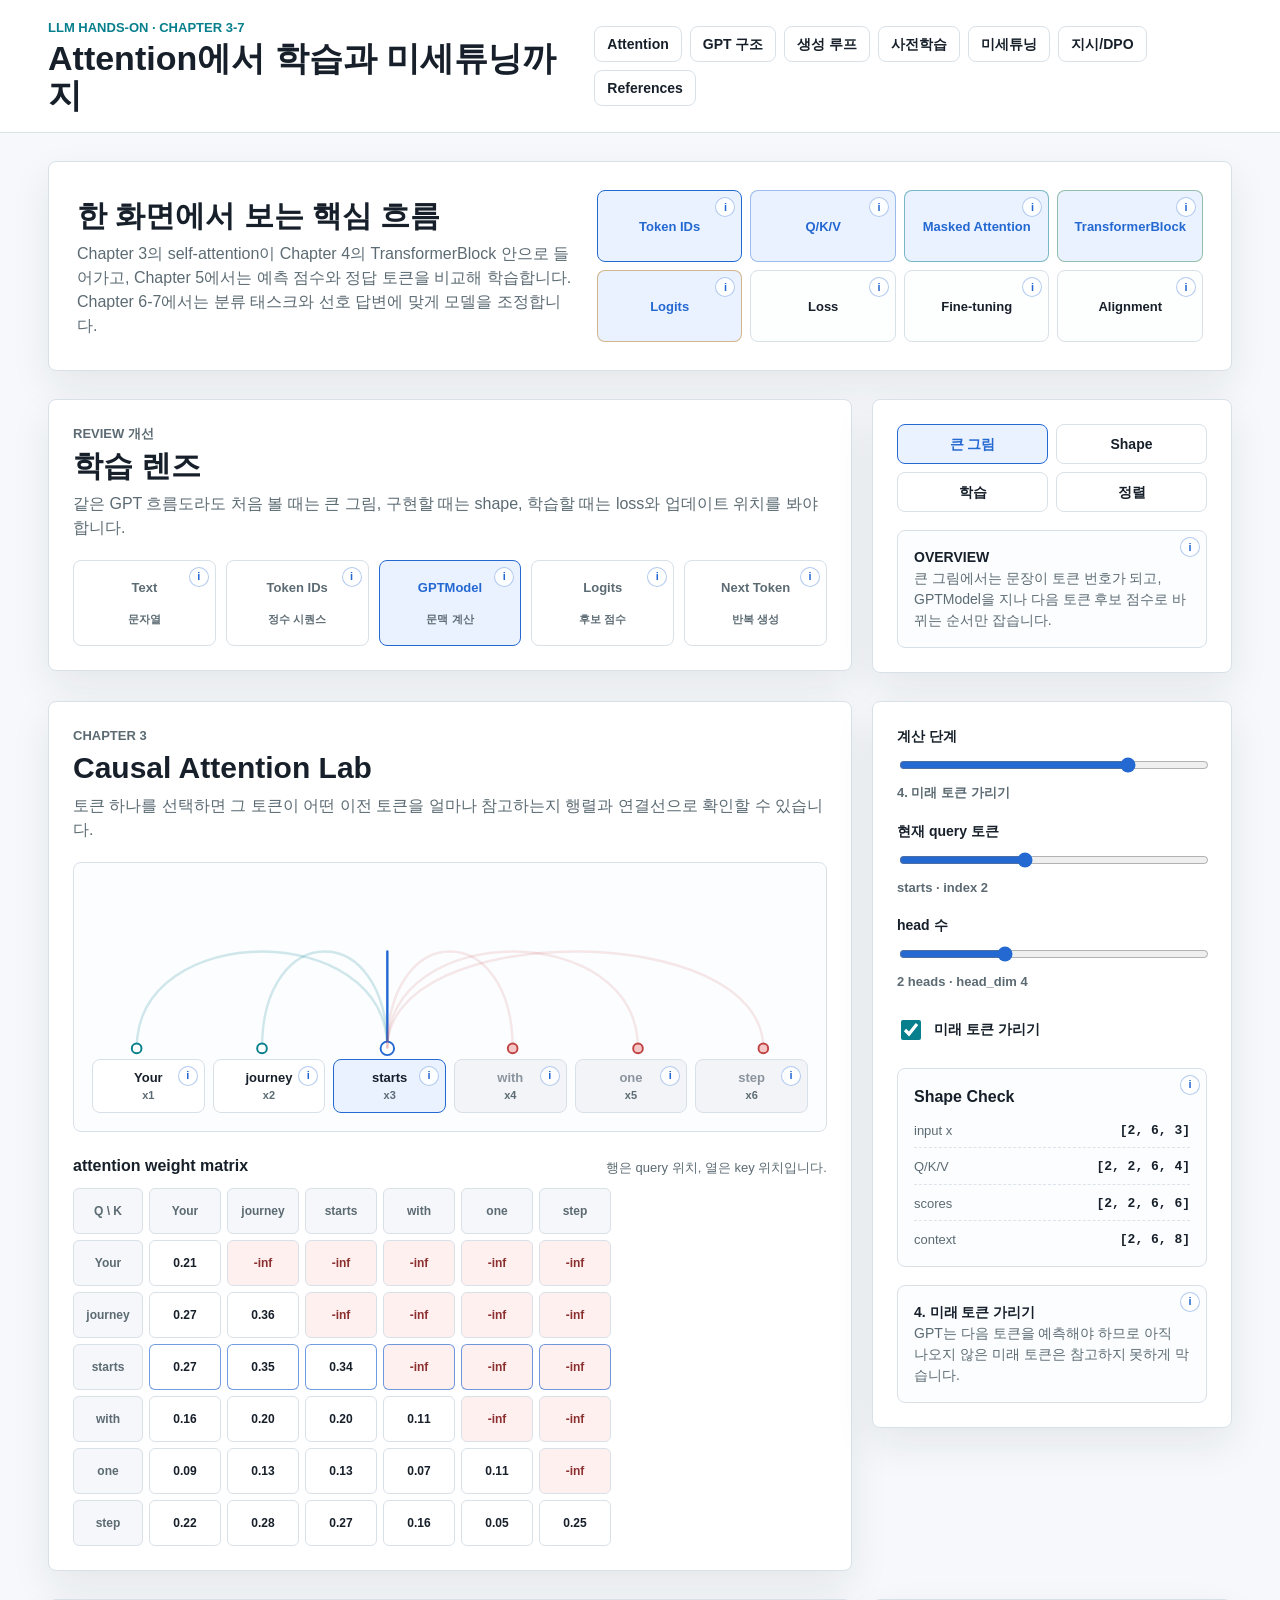
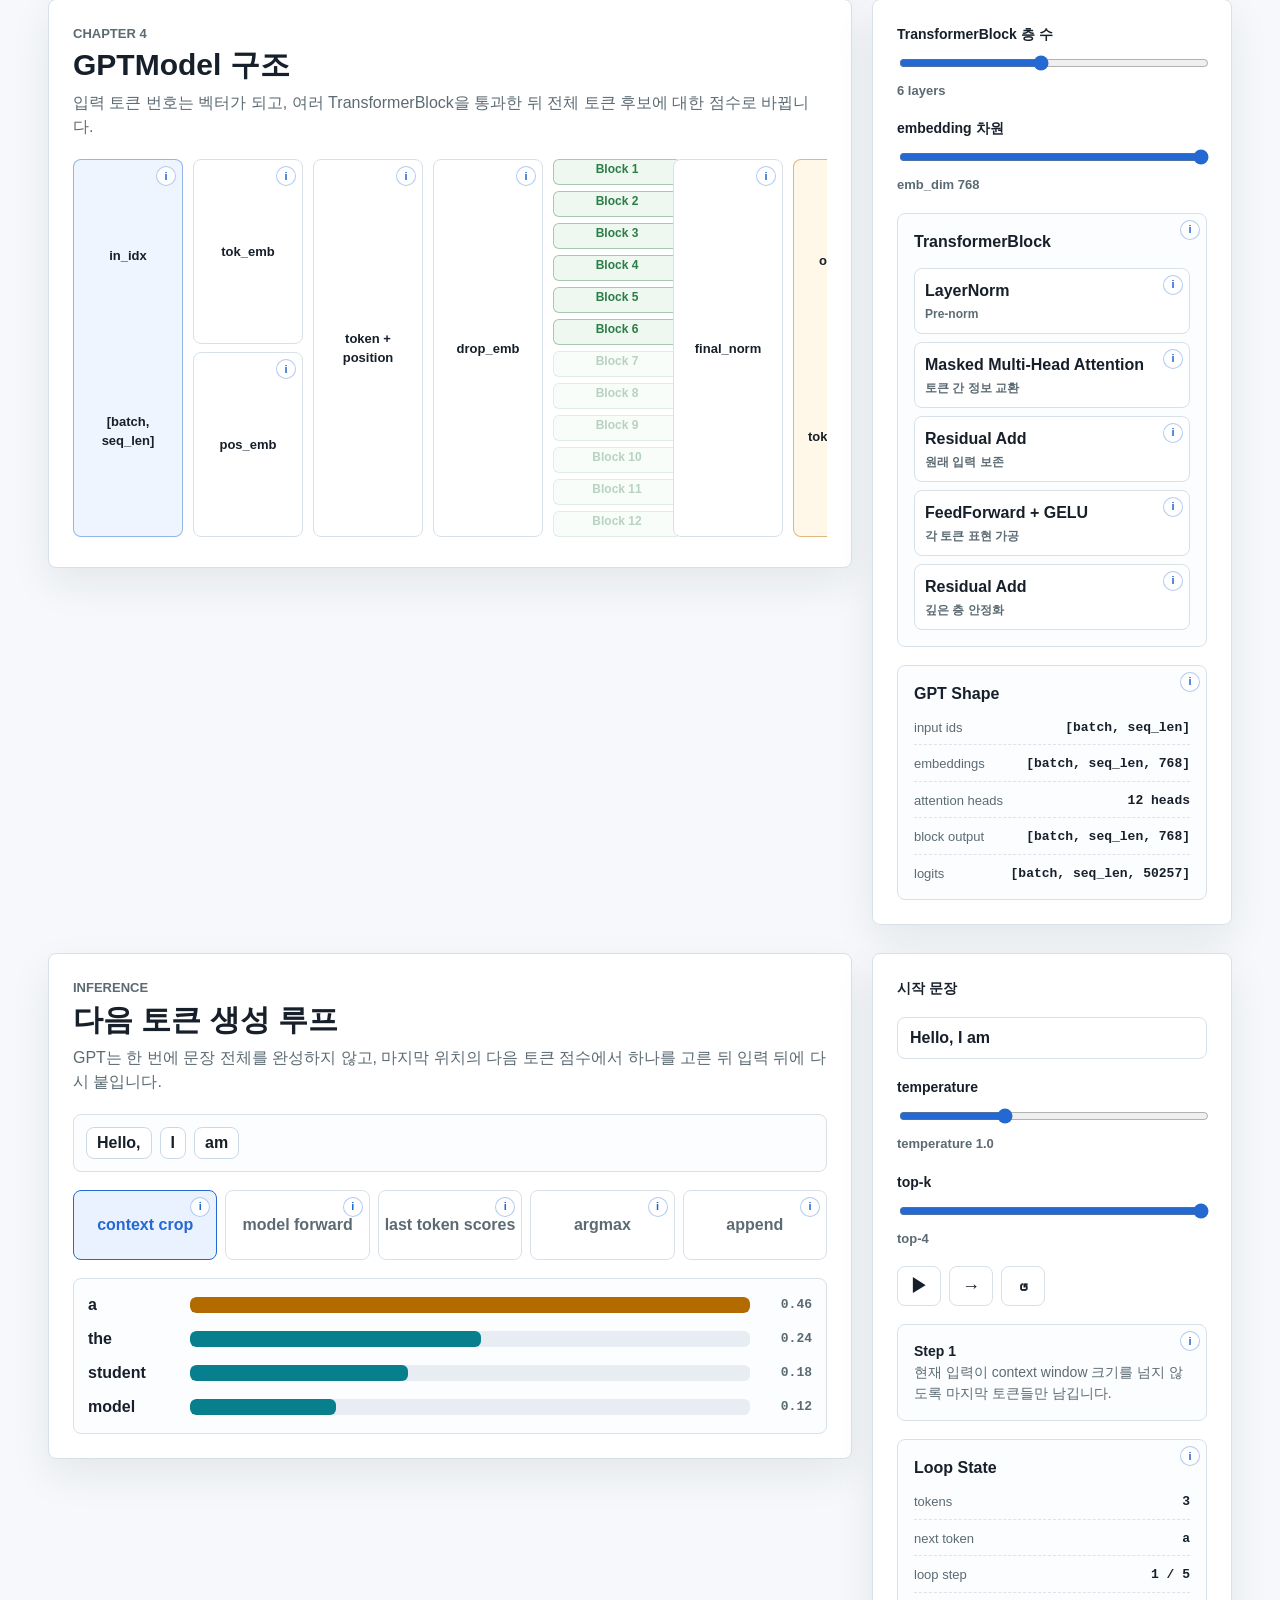
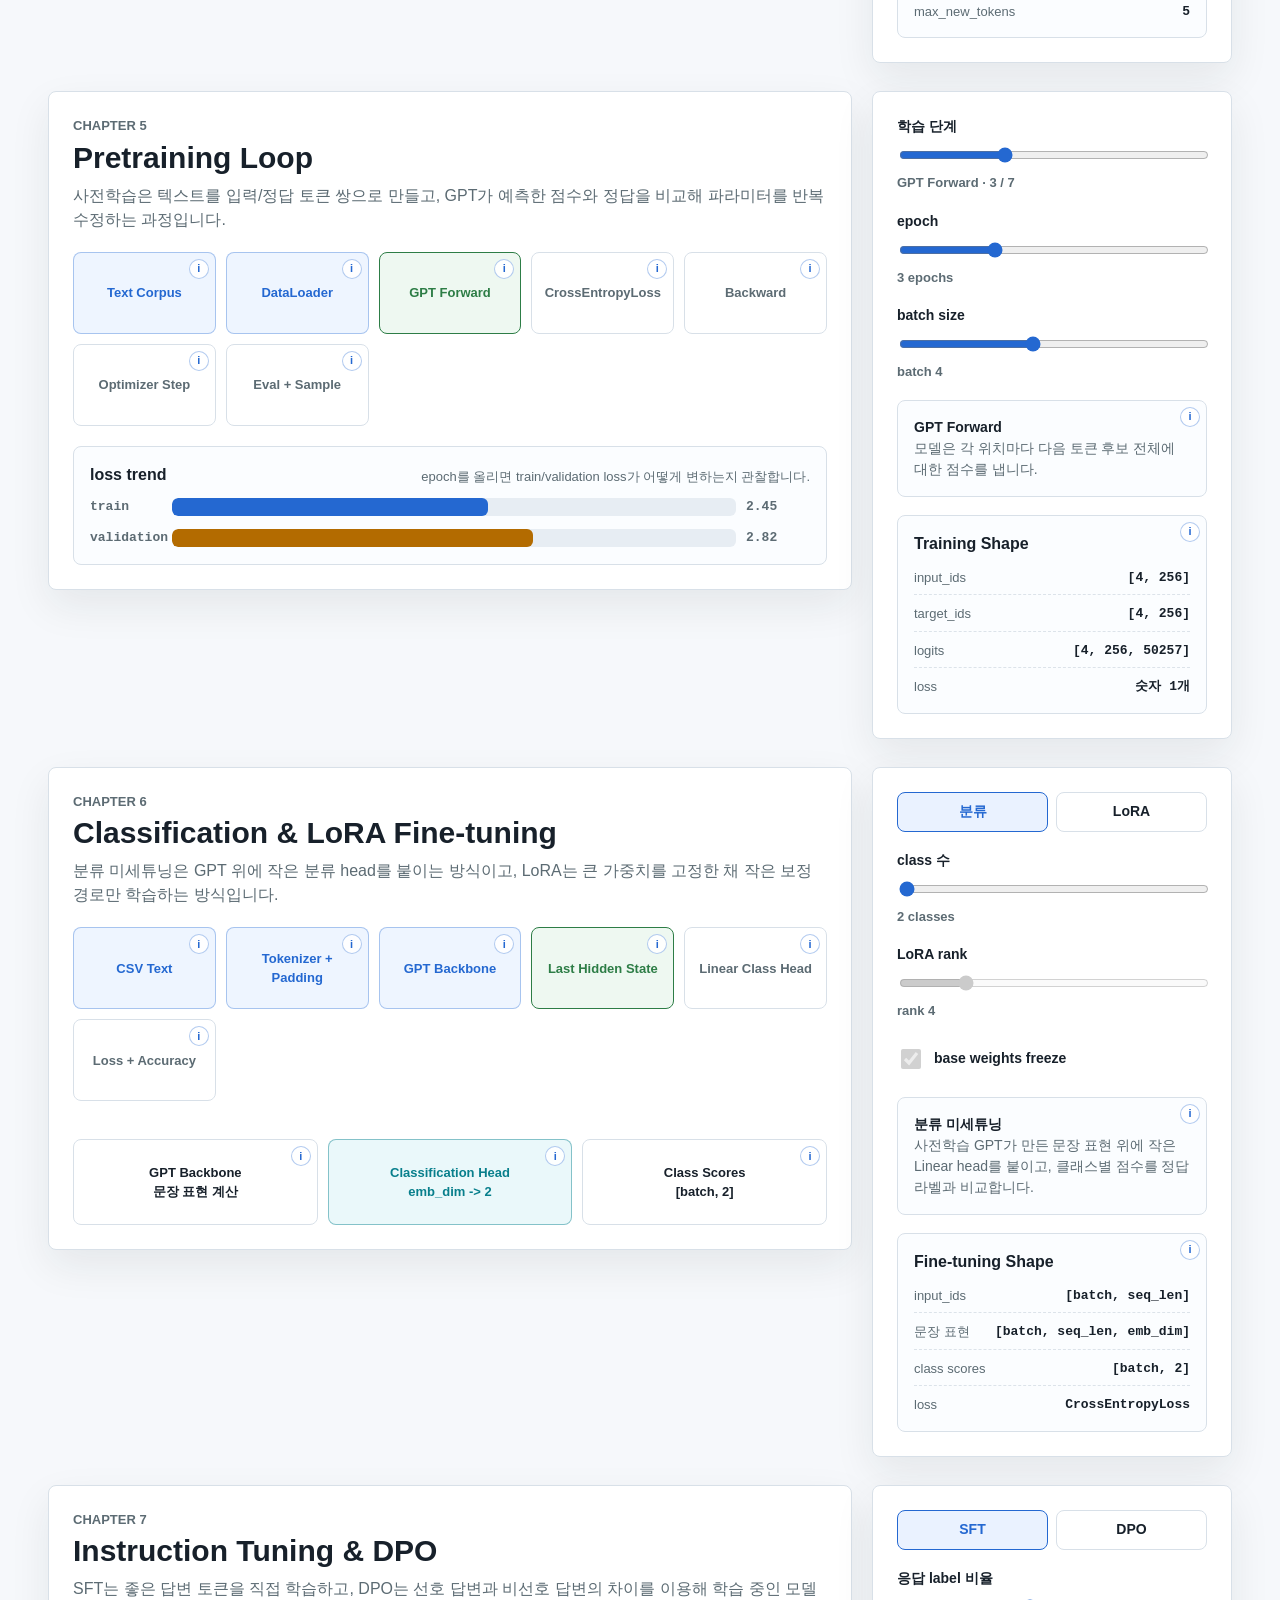
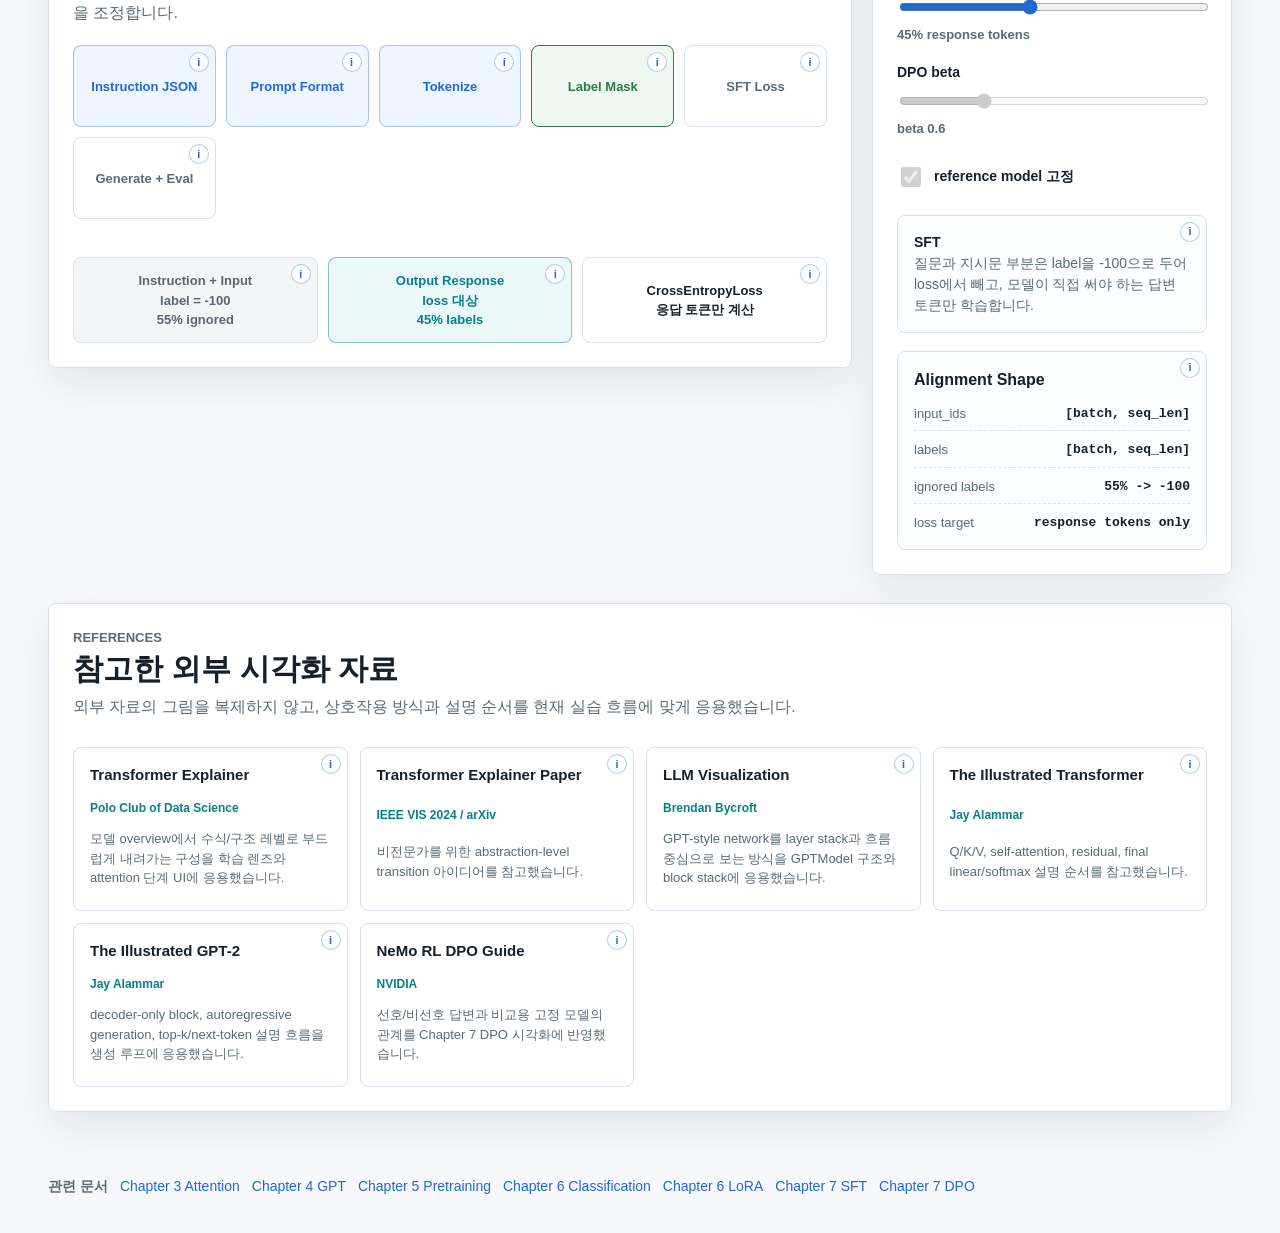
<file: html/index.html>
<!doctype html>
<html lang="ko">
<head>
  <meta charset="utf-8">
  <meta name="viewport" content="width=device-width, initial-scale=1">
  <title>Attention & GPT 구조 시각화</title>
  <link rel="stylesheet" href="styles.css">
</head>
<body>
  <header class="topbar">
    <div>
      <p class="eyebrow">LLM Hands-on · Chapter 3-7</p>
      <h1>Attention에서 학습과 미세튜닝까지</h1>
    </div>
    <nav class="nav-tabs" aria-label="학습 섹션">
      <a href="#attention-lab">Attention</a>
      <a href="#gpt-structure">GPT 구조</a>
      <a href="#generation-loop">생성 루프</a>
      <a href="#pretraining-loop">사전학습</a>
      <a href="#finetuning-lab">미세튜닝</a>
      <a href="#alignment-lab">지시/DPO</a>
      <a href="#references">References</a>
    </nav>
  </header>

  <main>
    <section class="intro-band" aria-labelledby="intro-title">
      <div class="intro-copy">
        <h2 id="intro-title">한 화면에서 보는 핵심 흐름</h2>
        <p>
          Chapter 3의 self-attention이 Chapter 4의 TransformerBlock 안으로 들어가고,
          Chapter 5에서는 예측 점수와 정답 토큰을 비교해 학습합니다. Chapter 6-7에서는 분류 태스크와 선호 답변에 맞게 모델을 조정합니다.
        </p>
      </div>
      <div class="pipeline" aria-label="학습 흐름">
        <span data-pipeline-stage="token">Token IDs</span>
        <span data-pipeline-stage="attention">Q/K/V</span>
        <span data-pipeline-stage="attention">Masked Attention</span>
        <span data-pipeline-stage="model">TransformerBlock</span>
        <span data-pipeline-stage="logits">Logits</span>
        <span data-pipeline-stage="training">Loss</span>
        <span data-pipeline-stage="training">Fine-tuning</span>
        <span data-pipeline-stage="alignment">Alignment</span>
      </div>
    </section>

    <section class="section-grid" aria-labelledby="lens-title">
      <div class="panel">
        <div class="section-heading">
          <p class="eyebrow">Review 개선</p>
          <h2 id="lens-title">학습 렌즈</h2>
          <p>
            같은 GPT 흐름도라도 처음 볼 때는 큰 그림, 구현할 때는 shape, 학습할 때는 loss와 업데이트 위치를 봐야 합니다.
          </p>
        </div>
        <div id="lens-map" class="lens-map" aria-label="추상화 레벨별 학습 지도"></div>
      </div>

      <aside class="control-panel" aria-label="학습 렌즈 조작 패널">
        <div class="mode-buttons lens-buttons" role="group" aria-label="학습 렌즈">
          <button class="mode-button active" type="button" data-lens-mode="overview">큰 그림</button>
          <button class="mode-button" type="button" data-lens-mode="shape">Shape</button>
          <button class="mode-button" type="button" data-lens-mode="training">학습</button>
          <button class="mode-button" type="button" data-lens-mode="alignment">정렬</button>
        </div>
        <div class="concept-note" id="lens-note"></div>
      </aside>
    </section>

    <section id="attention-lab" class="section-grid wide-left" aria-labelledby="attention-title">
      <div class="panel">
        <div class="section-heading">
          <p class="eyebrow">Chapter 3</p>
          <h2 id="attention-title">Causal Attention Lab</h2>
          <p>
            토큰 하나를 선택하면 그 토큰이 어떤 이전 토큰을 얼마나 참고하는지 행렬과 연결선으로 확인할 수 있습니다.
          </p>
        </div>

        <div class="attention-stage" aria-label="Attention 연결 시각화">
          <svg id="attention-lines" viewBox="0 0 780 230" role="img" aria-labelledby="attention-svg-title">
            <title id="attention-svg-title">선택된 토큰의 attention weight 연결선</title>
          </svg>
          <div id="token-row" class="token-row" aria-label="토큰 목록"></div>
        </div>

        <div class="matrix-wrap">
          <div class="matrix-header">
            <h3>attention weight matrix</h3>
            <p id="matrix-caption">행은 query 위치, 열은 key 위치입니다.</p>
          </div>
          <div id="attention-matrix" class="attention-matrix" aria-label="attention matrix"></div>
        </div>
      </div>

      <aside class="control-panel" aria-label="Attention 조작 패널">
        <div class="control-block">
          <label for="step-range">계산 단계</label>
          <input id="step-range" type="range" min="0" max="4" value="3">
          <output id="step-label" for="step-range"></output>
        </div>

        <div class="control-block">
          <label for="token-range">현재 query 토큰</label>
          <input id="token-range" type="range" min="0" max="5" value="2">
          <output id="token-label" for="token-range"></output>
        </div>

        <div class="control-block">
          <label for="head-range">head 수</label>
          <input id="head-range" type="range" min="1" max="4" value="2" step="1">
          <output id="head-label" for="head-range"></output>
        </div>

        <label class="switch-row">
          <input id="mask-toggle" type="checkbox" checked>
          <span>미래 토큰 가리기</span>
        </label>

        <div class="shape-box" aria-live="polite">
          <h3>Shape Check</h3>
          <dl id="shape-list"></dl>
        </div>

        <div class="concept-note" id="attention-note"></div>
      </aside>
    </section>

    <section id="gpt-structure" class="section-grid" aria-labelledby="gpt-title">
      <div class="panel">
        <div class="section-heading">
          <p class="eyebrow">Chapter 4</p>
          <h2 id="gpt-title">GPTModel 구조</h2>
          <p>
            입력 토큰 번호는 벡터가 되고, 여러 TransformerBlock을 통과한 뒤 전체 토큰 후보에 대한 점수로 바뀝니다.
          </p>
        </div>

        <div class="model-flow" aria-label="GPTModel 흐름">
          <div class="flow-node input">in_idx<br><strong>[batch, seq_len]</strong></div>
          <div class="flow-join">
            <div class="flow-node">tok_emb</div>
            <div class="flow-node">pos_emb</div>
          </div>
          <div class="flow-node">token + position</div>
          <div class="flow-node">drop_emb</div>
          <div id="block-stack" class="block-stack" aria-label="TransformerBlock stack"></div>
          <div class="flow-node">final_norm</div>
          <div class="flow-node output">out_head<br><strong>token scores</strong></div>
        </div>
      </div>

      <aside class="control-panel" aria-label="GPT 구조 조작 패널">
        <div class="control-block">
          <label for="layer-range">TransformerBlock 층 수</label>
          <input id="layer-range" type="range" min="1" max="12" value="6">
          <output id="layer-label" for="layer-range"></output>
        </div>

        <div class="control-block">
          <label for="embedding-range">embedding 차원</label>
          <input id="embedding-range" type="range" min="128" max="768" step="128" value="768">
          <output id="embedding-label" for="embedding-range"></output>
        </div>

        <div class="transformer-card" aria-label="TransformerBlock 내부 구조">
          <h3>TransformerBlock</h3>
          <ol class="block-steps">
            <li><span>LayerNorm</span><strong>Pre-norm</strong></li>
            <li><span>Masked Multi-Head Attention</span><strong>토큰 간 정보 교환</strong></li>
            <li><span>Residual Add</span><strong>원래 입력 보존</strong></li>
            <li><span>FeedForward + GELU</span><strong>각 토큰 표현 가공</strong></li>
            <li><span>Residual Add</span><strong>깊은 층 안정화</strong></li>
          </ol>
        </div>

        <div class="shape-box" aria-live="polite">
          <h3>GPT Shape</h3>
          <dl id="gpt-shapes"></dl>
        </div>
      </aside>
    </section>

    <section id="generation-loop" class="section-grid wide-left" aria-labelledby="generation-title">
      <div class="panel">
        <div class="section-heading">
          <p class="eyebrow">Inference</p>
          <h2 id="generation-title">다음 토큰 생성 루프</h2>
          <p>
            GPT는 한 번에 문장 전체를 완성하지 않고, 마지막 위치의 다음 토큰 점수에서 하나를 고른 뒤 입력 뒤에 다시 붙입니다.
          </p>
        </div>

        <div class="generation-stage">
          <div id="generated-tokens" class="generated-tokens" aria-label="생성된 토큰"></div>
          <div class="loop-diagram" aria-label="생성 루프 단계">
            <div class="loop-node" data-loop-step="0">context crop</div>
            <div class="loop-node" data-loop-step="1">model forward</div>
            <div class="loop-node" data-loop-step="2">last token scores</div>
            <div class="loop-node" data-loop-step="3">argmax</div>
            <div class="loop-node" data-loop-step="4">append</div>
          </div>
          <div class="logit-bars" id="logit-bars" aria-label="다음 토큰 후보 점수"></div>
        </div>
      </div>

      <aside class="control-panel" aria-label="생성 루프 조작 패널">
        <label class="text-control" for="prompt-input">시작 문장</label>
        <input id="prompt-input" class="prompt-input" value="Hello, I am">
        <div class="control-block">
          <label for="temperature-range">temperature</label>
          <input id="temperature-range" type="range" min="5" max="20" value="10">
          <output id="temperature-label" for="temperature-range"></output>
        </div>
        <div class="control-block">
          <label for="topk-range">top-k</label>
          <input id="topk-range" type="range" min="1" max="4" value="4">
          <output id="topk-label" for="topk-range"></output>
        </div>
        <div class="button-row">
          <button id="play-button" class="icon-button" type="button" title="재생" aria-label="재생">▶</button>
          <button id="step-button" class="icon-button" type="button" title="다음 단계" aria-label="다음 단계">→</button>
          <button id="reset-button" class="icon-button" type="button" title="초기화" aria-label="초기화">↺</button>
        </div>
        <div class="concept-note" id="generation-note"></div>
        <div class="shape-box">
          <h3>Loop State</h3>
          <dl id="loop-state"></dl>
        </div>
      </aside>
    </section>

    <section id="pretraining-loop" class="section-grid wide-left" aria-labelledby="pretraining-title">
      <div class="panel">
        <div class="section-heading">
          <p class="eyebrow">Chapter 5</p>
          <h2 id="pretraining-title">Pretraining Loop</h2>
          <p>
            사전학습은 텍스트를 입력/정답 토큰 쌍으로 만들고, GPT가 예측한 점수와 정답을 비교해 파라미터를 반복 수정하는 과정입니다.
          </p>
        </div>

        <div id="training-flow" class="training-flow" aria-label="사전학습 단계">
          <div class="train-node" data-train-step="0">Text Corpus</div>
          <div class="train-node" data-train-step="1">DataLoader</div>
          <div class="train-node" data-train-step="2">GPT Forward</div>
          <div class="train-node" data-train-step="3">CrossEntropyLoss</div>
          <div class="train-node" data-train-step="4">Backward</div>
          <div class="train-node" data-train-step="5">Optimizer Step</div>
          <div class="train-node" data-train-step="6">Eval + Sample</div>
        </div>

        <div class="loss-panel">
          <div class="matrix-header">
            <h3>loss trend</h3>
            <p>epoch를 올리면 train/validation loss가 어떻게 변하는지 관찰합니다.</p>
          </div>
          <div id="loss-chart" class="loss-chart" aria-label="학습 손실 차트"></div>
        </div>
      </div>

      <aside class="control-panel" aria-label="사전학습 조작 패널">
        <div class="control-block">
          <label for="train-step-range">학습 단계</label>
          <input id="train-step-range" type="range" min="0" max="6" value="2">
          <output id="train-step-label" for="train-step-range"></output>
        </div>

        <div class="control-block">
          <label for="epoch-range">epoch</label>
          <input id="epoch-range" type="range" min="0" max="10" value="3">
          <output id="epoch-label" for="epoch-range"></output>
        </div>

        <div class="control-block">
          <label for="batch-range">batch size</label>
          <input id="batch-range" type="range" min="1" max="8" value="4">
          <output id="batch-label" for="batch-range"></output>
        </div>

        <div class="concept-note" id="training-note"></div>
        <div class="shape-box" aria-live="polite">
          <h3>Training Shape</h3>
          <dl id="training-shapes"></dl>
        </div>
      </aside>
    </section>

    <section id="finetuning-lab" class="section-grid wide-left" aria-labelledby="finetuning-title">
      <div class="panel">
        <div class="section-heading">
          <p class="eyebrow">Chapter 6</p>
          <h2 id="finetuning-title">Classification & LoRA Fine-tuning</h2>
          <p>
            분류 미세튜닝은 GPT 위에 작은 분류 head를 붙이는 방식이고, LoRA는 큰 가중치를 고정한 채 작은 보정 경로만 학습하는 방식입니다.
          </p>
        </div>

        <div class="finetune-board">
          <div id="finetune-flow" class="finetune-flow" aria-label="미세튜닝 흐름"></div>
          <div id="adapter-visual" class="adapter-visual" aria-label="LoRA adapter 시각화"></div>
        </div>
      </div>

      <aside class="control-panel" aria-label="미세튜닝 조작 패널">
        <div class="mode-buttons" role="group" aria-label="미세튜닝 모드">
          <button class="mode-button active" type="button" data-finetune-mode="classification">분류</button>
          <button class="mode-button" type="button" data-finetune-mode="lora">LoRA</button>
        </div>

        <div class="control-block">
          <label for="class-range">class 수</label>
          <input id="class-range" type="range" min="2" max="6" value="2">
          <output id="class-label" for="class-range"></output>
        </div>

        <div class="control-block">
          <label for="rank-range">LoRA rank</label>
          <input id="rank-range" type="range" min="1" max="16" value="4">
          <output id="rank-label" for="rank-range"></output>
        </div>

        <label class="switch-row">
          <input id="freeze-toggle" type="checkbox" checked>
          <span>base weights freeze</span>
        </label>

        <div class="concept-note" id="finetune-note"></div>
        <div class="shape-box" aria-live="polite">
          <h3>Fine-tuning Shape</h3>
          <dl id="finetune-shapes"></dl>
        </div>
      </aside>
    </section>

    <section id="alignment-lab" class="section-grid wide-left" aria-labelledby="alignment-title">
      <div class="panel">
        <div class="section-heading">
          <p class="eyebrow">Chapter 7</p>
          <h2 id="alignment-title">Instruction Tuning & DPO</h2>
          <p>
            SFT는 좋은 답변 토큰을 직접 학습하고, DPO는 선호 답변과 비선호 답변의 차이를 이용해 학습 중인 모델을 조정합니다.
          </p>
        </div>

        <div class="alignment-board">
          <div id="alignment-flow" class="alignment-flow" aria-label="Chapter 7 학습 흐름"></div>
          <div id="alignment-visual" class="alignment-visual" aria-label="Instruction tuning 또는 DPO 세부 시각화"></div>
        </div>
      </div>

      <aside class="control-panel" aria-label="Chapter 7 조작 패널">
        <div class="mode-buttons" role="group" aria-label="Chapter 7 모드">
          <button class="mode-button active" type="button" data-align-mode="sft">SFT</button>
          <button class="mode-button" type="button" data-align-mode="dpo">DPO</button>
        </div>

        <div class="control-block">
          <label for="response-mask-range">응답 label 비율</label>
          <input id="response-mask-range" type="range" min="20" max="80" value="45">
          <output id="response-mask-label" for="response-mask-range"></output>
        </div>

        <div class="control-block">
          <label for="beta-range">DPO beta</label>
          <input id="beta-range" type="range" min="1" max="20" value="6">
          <output id="beta-label" for="beta-range"></output>
        </div>

        <label class="switch-row">
          <input id="reference-toggle" type="checkbox" checked>
          <span>reference model 고정</span>
        </label>

        <div class="concept-note" id="alignment-note"></div>
        <div class="shape-box" aria-live="polite">
          <h3>Alignment Shape</h3>
          <dl id="alignment-shapes"></dl>
        </div>
      </aside>
    </section>

    <section id="references" class="panel references-panel" aria-labelledby="references-title">
      <div class="section-heading">
        <p class="eyebrow">References</p>
        <h2 id="references-title">참고한 외부 시각화 자료</h2>
        <p>
          외부 자료의 그림을 복제하지 않고, 상호작용 방식과 설명 순서를 현재 실습 흐름에 맞게 응용했습니다.
        </p>
      </div>

      <div class="reference-grid">
        <a class="reference-card" href="https://poloclub.github.io/transformer-explainer/" target="_blank" rel="noopener">
          <strong>Transformer Explainer</strong>
          <span>Polo Club of Data Science</span>
          <p>모델 overview에서 수식/구조 레벨로 부드럽게 내려가는 구성을 학습 렌즈와 attention 단계 UI에 응용했습니다.</p>
        </a>
        <a class="reference-card" href="https://arxiv.org/abs/2408.04619" target="_blank" rel="noopener">
          <strong>Transformer Explainer Paper</strong>
          <span>IEEE VIS 2024 / arXiv</span>
          <p>비전문가를 위한 abstraction-level transition 아이디어를 참고했습니다.</p>
        </a>
        <a class="reference-card" href="https://bbycroft.net/llm" target="_blank" rel="noopener">
          <strong>LLM Visualization</strong>
          <span>Brendan Bycroft</span>
          <p>GPT-style network를 layer stack과 흐름 중심으로 보는 방식을 GPTModel 구조와 block stack에 응용했습니다.</p>
        </a>
        <a class="reference-card" href="https://jalammar.github.io/illustrated-transformer/" target="_blank" rel="noopener">
          <strong>The Illustrated Transformer</strong>
          <span>Jay Alammar</span>
          <p>Q/K/V, self-attention, residual, final linear/softmax 설명 순서를 참고했습니다.</p>
        </a>
        <a class="reference-card" href="https://jalammar.github.io/illustrated-gpt2/" target="_blank" rel="noopener">
          <strong>The Illustrated GPT-2</strong>
          <span>Jay Alammar</span>
          <p>decoder-only block, autoregressive generation, top-k/next-token 설명 흐름을 생성 루프에 응용했습니다.</p>
        </a>
        <a class="reference-card" href="https://docs.nvidia.com/nemo/rl/0.4.0/guides/dpo.html" target="_blank" rel="noopener">
          <strong>NeMo RL DPO Guide</strong>
          <span>NVIDIA</span>
          <p>선호/비선호 답변과 비교용 고정 모델의 관계를 Chapter 7 DPO 시각화에 반영했습니다.</p>
        </a>
      </div>
    </section>
  </main>

  <footer class="footer">
    <span>관련 문서</span>
    <a href="../docs/Chapter_3_Excercise_Attention.md">Chapter 3 Attention</a>
    <a href="../docs/Chapter_4_Excercise_GPT.md">Chapter 4 GPT</a>
    <a href="../docs/Chapter_5_Excercise_Pretraining.md">Chapter 5 Pretraining</a>
    <a href="../docs/Chapter_6_Excercise_Finetuning_Classification.md">Chapter 6 Classification</a>
    <a href="../docs/Chapter_6_Excercise_Finetuning_Classification_LoRA.md">Chapter 6 LoRA</a>
    <a href="../docs/Chapter_7_Exercise_Follow_Instructions.md">Chapter 7 SFT</a>
    <a href="../docs/Chapter_7_Exercise_Follow_Instructions_dpo.md">Chapter 7 DPO</a>
  </footer>

  <div id="box-popover" class="box-popover" role="tooltip" hidden>
    <strong id="box-popover-title"></strong>
    <p id="box-popover-body"></p>
    <p id="box-popover-term" class="box-popover-term"></p>
    <button id="box-popover-example" class="example-button" type="button">예시 보기</button>
  </div>

  <div id="example-modal" class="example-modal" role="dialog" aria-modal="true" aria-labelledby="example-modal-title" hidden>
    <div class="example-backdrop" data-close-example></div>
    <div class="example-card">
      <div class="example-header">
        <div>
          <p id="example-modal-source" class="example-source"></p>
          <h2 id="example-modal-title">코드 예시</h2>
        </div>
        <button id="example-close" class="icon-button" type="button" aria-label="닫기">×</button>
      </div>
      <p id="example-modal-note" class="example-note"></p>
      <pre><code id="example-code"></code></pre>
    </div>
  </div>

  <script src="app.js"></script>
</body>
</html>
</file>
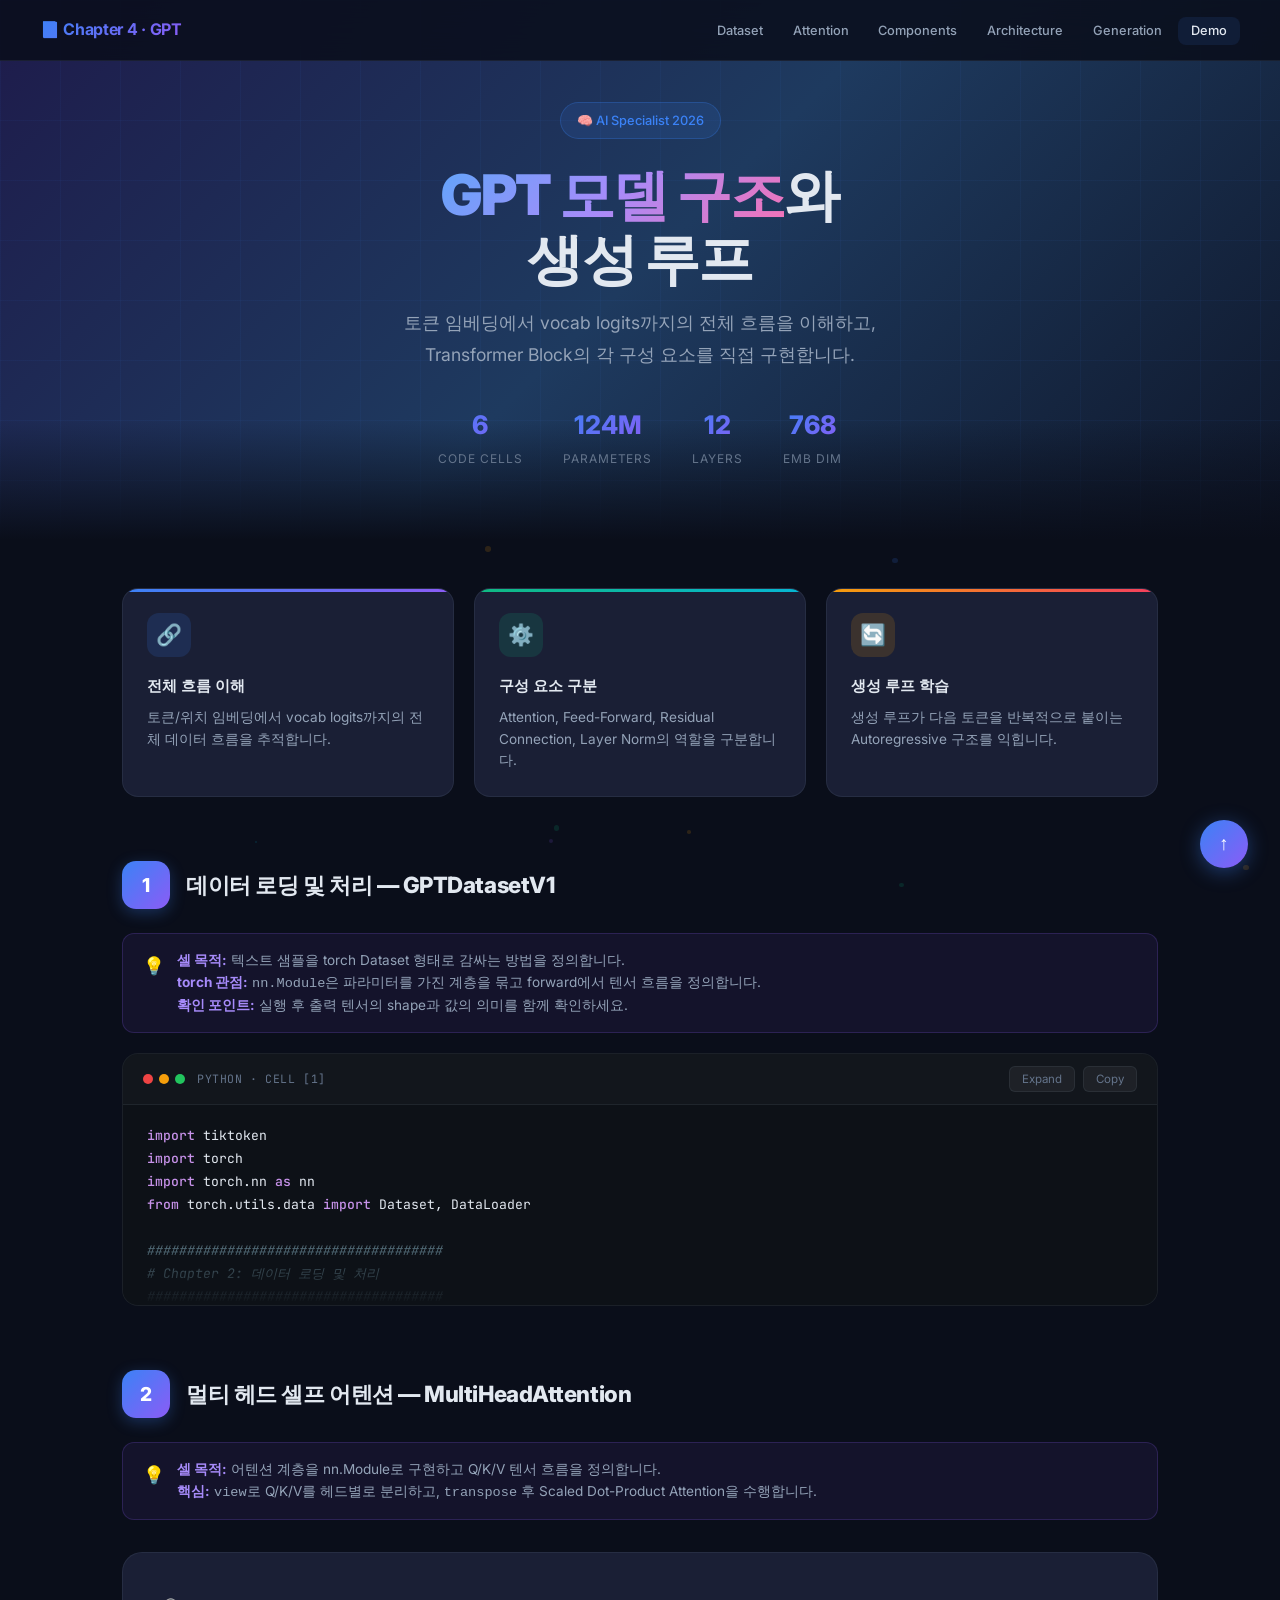
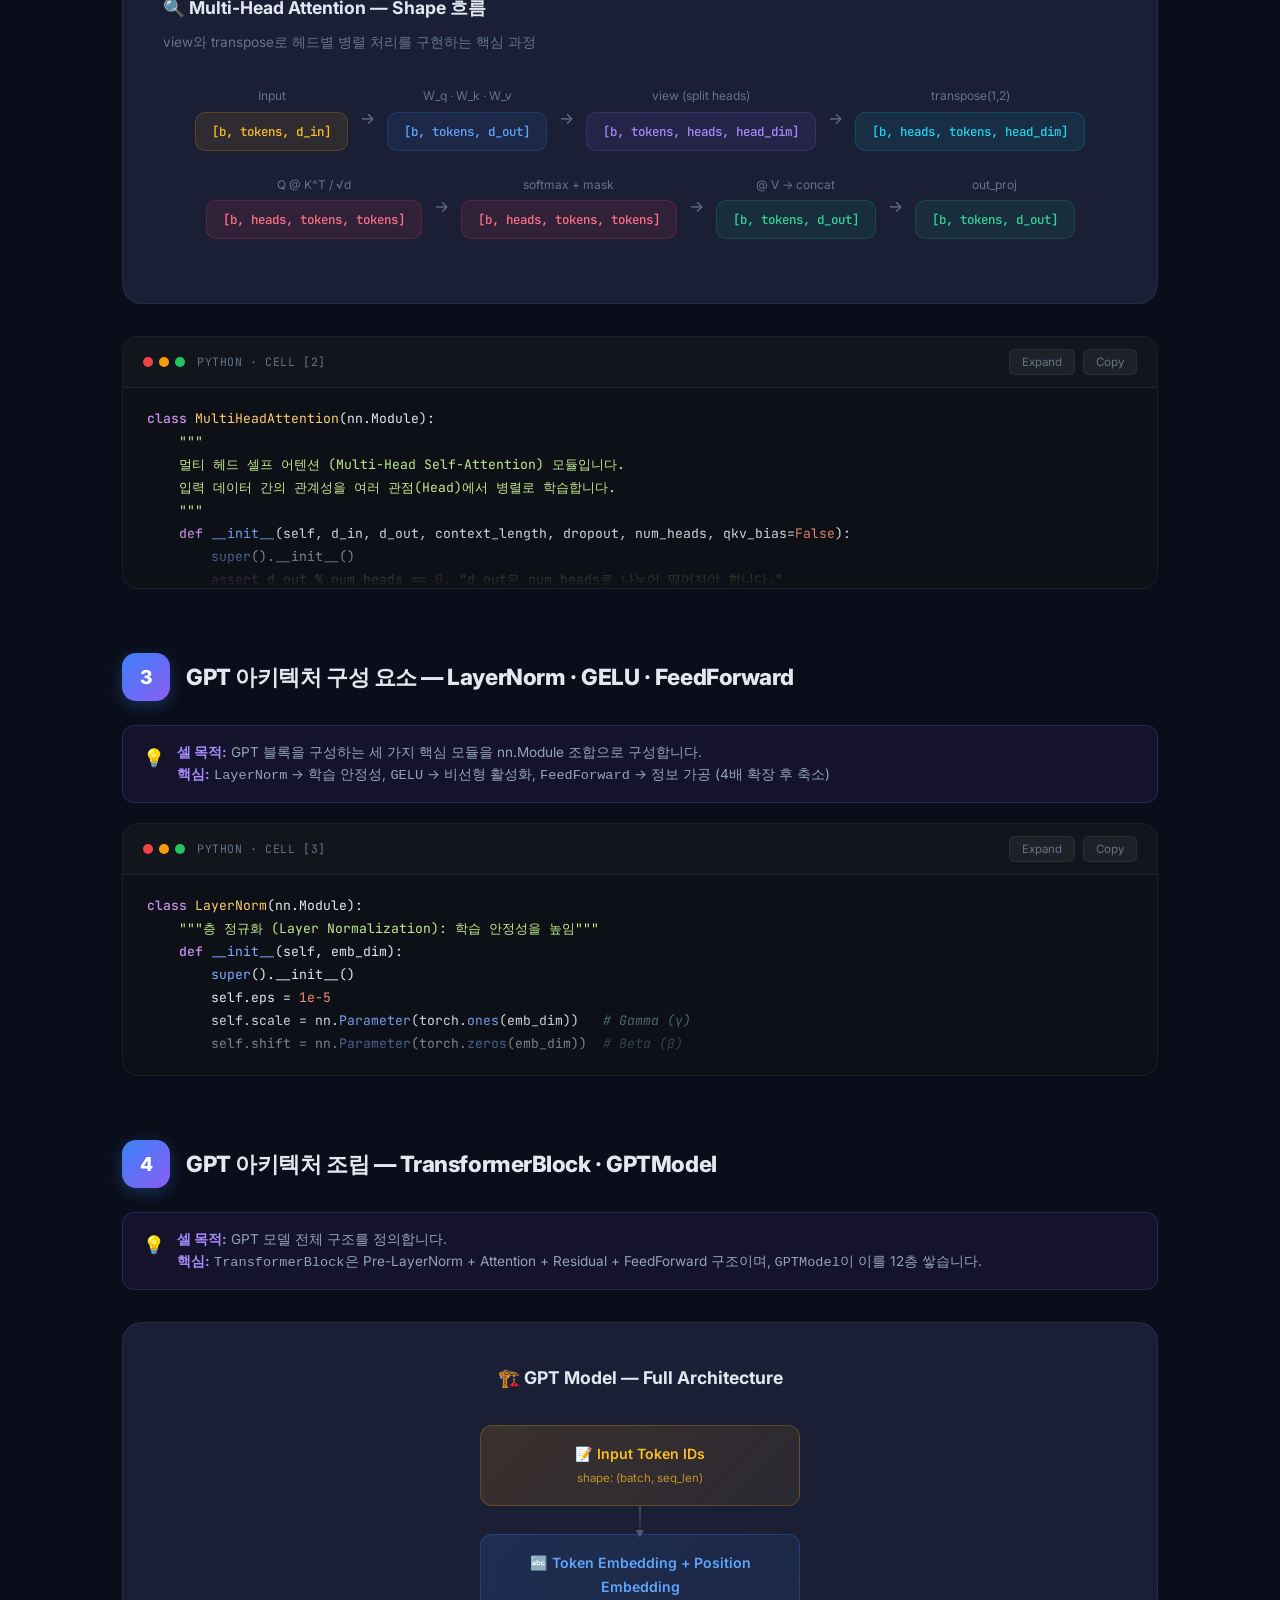
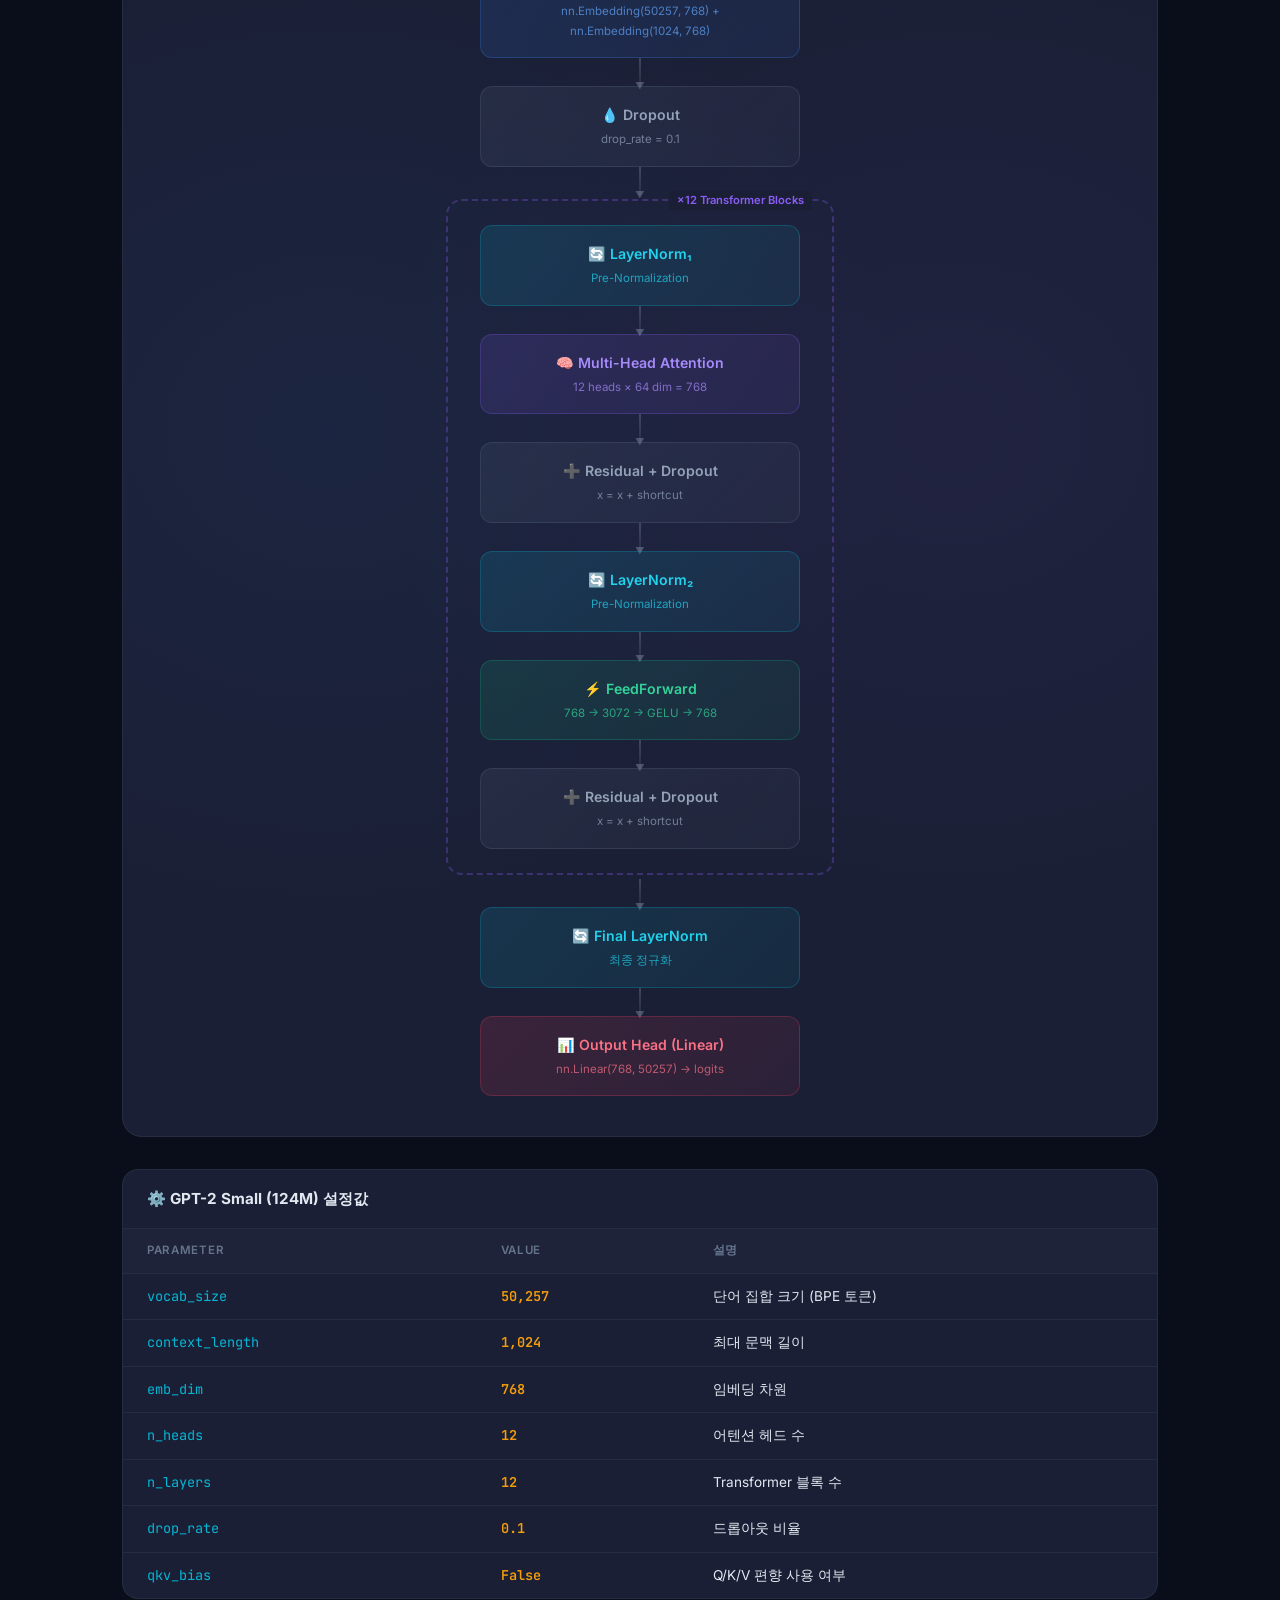
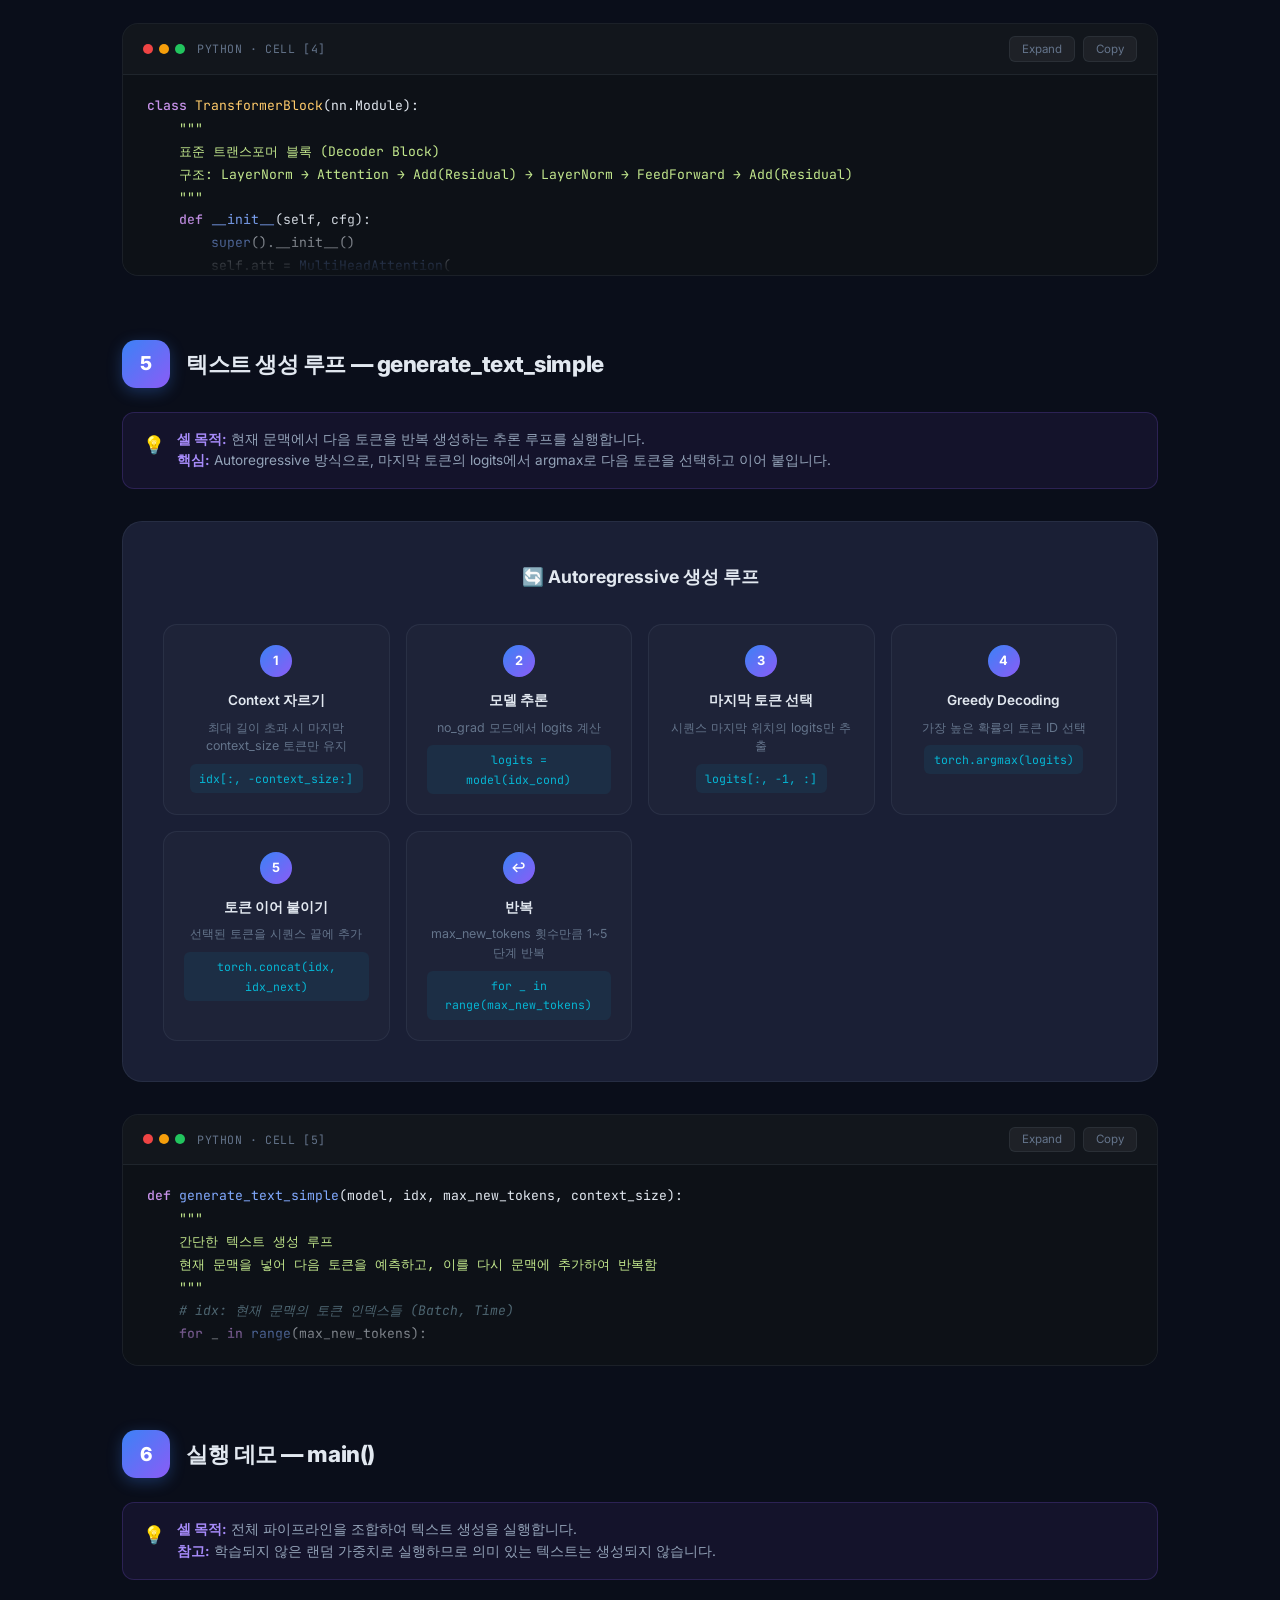
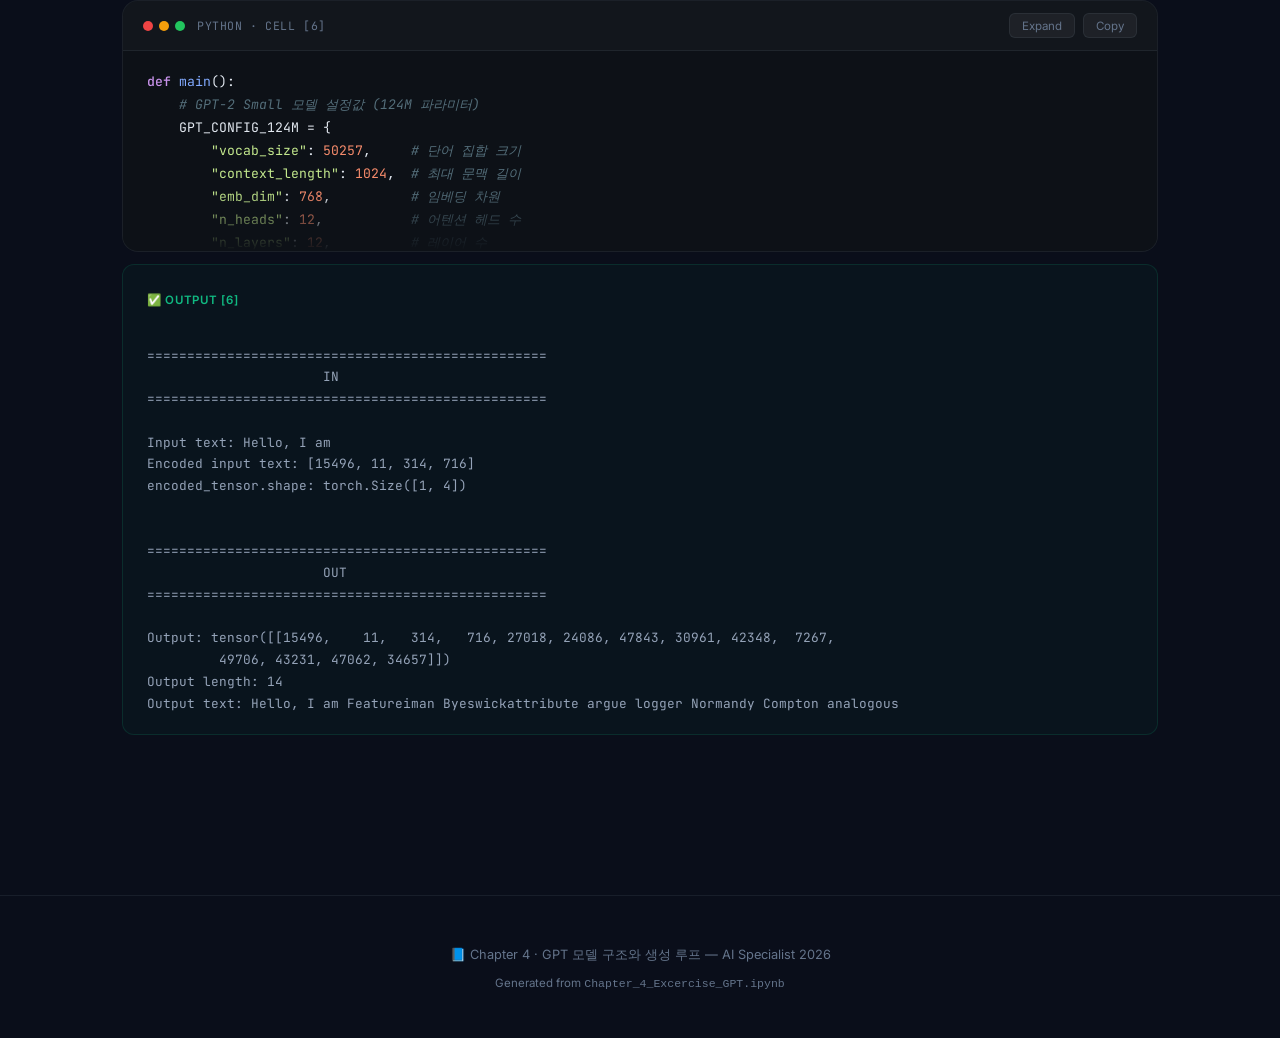
<file: Chapter_4_Excercise_GPT.html>
<!DOCTYPE html>
<html lang="ko">
<head>
    <meta charset="UTF-8">
    <meta name="viewport" content="width=device-width, initial-scale=1.0">
    <title>Chapter 4. GPT 모델 구조와 생성 루프</title>
    <meta name="description" content="GPT 모델 아키텍처와 텍스트 생성 루프를 시각적으로 학습하는 인터랙티브 가이드">
    <link href="https://fonts.googleapis.com/css2?family=Inter:wght@300;400;500;600;700;800;900&family=JetBrains+Mono:wght@400;500;600&display=swap" rel="stylesheet">
    <style>
        :root {
            --bg-primary: #0a0e1a;
            --bg-secondary: #111827;
            --bg-card: #1a1f35;
            --bg-code: #0d1117;
            --text-primary: #e2e8f0;
            --text-secondary: #94a3b8;
            --text-muted: #64748b;
            --accent-blue: #3b82f6;
            --accent-purple: #8b5cf6;
            --accent-cyan: #06b6d4;
            --accent-emerald: #10b981;
            --accent-amber: #f59e0b;
            --accent-rose: #f43f5e;
            --accent-indigo: #6366f1;
            --gradient-primary: linear-gradient(135deg, #3b82f6, #8b5cf6);
            --gradient-header: linear-gradient(135deg, #1e1b4b 0%, #1e3a5f 50%, #0f172a 100%);
            --border-color: rgba(148, 163, 184, 0.1);
            --shadow-lg: 0 20px 60px rgba(0,0,0,0.4);
            --shadow-glow-blue: 0 0 30px rgba(59,130,246,0.15);
            --shadow-glow-purple: 0 0 30px rgba(139,92,246,0.15);
        }

        * { margin: 0; padding: 0; box-sizing: border-box; }

        html { scroll-behavior: smooth; }

        body {
            font-family: 'Inter', -apple-system, BlinkMacSystemFont, sans-serif;
            background: var(--bg-primary);
            color: var(--text-primary);
            line-height: 1.7;
            overflow-x: hidden;
        }

        /* ---- Background Particles ---- */
        .bg-particles {
            position: fixed;
            top: 0; left: 0;
            width: 100%; height: 100%;
            pointer-events: none;
            z-index: 0;
            overflow: hidden;
        }
        .particle {
            position: absolute;
            border-radius: 50%;
            opacity: 0.15;
            animation: floatParticle 20s infinite ease-in-out;
        }
        @keyframes floatParticle {
            0%, 100% { transform: translateY(0) translateX(0); }
            25% { transform: translateY(-30px) translateX(15px); }
            50% { transform: translateY(-10px) translateX(-10px); }
            75% { transform: translateY(-40px) translateX(20px); }
        }

        /* ---- Scroll Progress Bar ---- */
        .scroll-progress {
            position: fixed;
            top: 0; left: 0;
            height: 3px;
            background: var(--gradient-primary);
            z-index: 10000;
            transition: width 0.1s ease;
        }

        /* ---- Navigation ---- */
        .nav {
            position: fixed;
            top: 0; left: 0; right: 0;
            z-index: 9999;
            background: rgba(10, 14, 26, 0.85);
            backdrop-filter: blur(20px);
            border-bottom: 1px solid var(--border-color);
            padding: 0 2rem;
            transition: transform 0.3s ease;
        }
        .nav-inner {
            max-width: 1200px;
            margin: 0 auto;
            display: flex;
            align-items: center;
            justify-content: space-between;
            height: 60px;
        }
        .nav-brand {
            font-weight: 700;
            font-size: 1rem;
            background: var(--gradient-primary);
            -webkit-background-clip: text;
            -webkit-text-fill-color: transparent;
            letter-spacing: -0.02em;
        }
        .nav-links {
            display: flex;
            gap: 0.25rem;
            list-style: none;
        }
        .nav-links a {
            color: var(--text-secondary);
            text-decoration: none;
            font-size: 0.8rem;
            font-weight: 500;
            padding: 0.4rem 0.8rem;
            border-radius: 8px;
            transition: all 0.2s ease;
        }
        .nav-links a:hover, .nav-links a.active {
            color: var(--text-primary);
            background: rgba(59, 130, 246, 0.1);
        }

        /* ---- Hero Section ---- */
        .hero {
            position: relative;
            min-height: 60vh;
            display: flex;
            align-items: center;
            justify-content: center;
            text-align: center;
            background: var(--gradient-header);
            overflow: hidden;
            padding: 6rem 2rem 4rem;
        }
        .hero::after {
            content: '';
            position: absolute;
            bottom: 0; left: 0; right: 0;
            height: 120px;
            background: linear-gradient(transparent, var(--bg-primary));
        }
        .hero-grid {
            position: absolute;
            inset: 0;
            background-image:
                linear-gradient(rgba(59,130,246,0.05) 1px, transparent 1px),
                linear-gradient(90deg, rgba(59,130,246,0.05) 1px, transparent 1px);
            background-size: 60px 60px;
            animation: gridMove 30s linear infinite;
        }
        @keyframes gridMove {
            0% { transform: translate(0,0); }
            100% { transform: translate(60px,60px); }
        }
        .hero-content { position: relative; z-index: 2; }
        .hero-badge {
            display: inline-flex;
            align-items: center;
            gap: 0.5rem;
            padding: 0.4rem 1rem;
            border-radius: 100px;
            background: rgba(59,130,246,0.12);
            border: 1px solid rgba(59,130,246,0.25);
            font-size: 0.8rem;
            font-weight: 500;
            color: var(--accent-blue);
            margin-bottom: 1.5rem;
        }
        .hero h1 {
            font-size: clamp(2.2rem, 5vw, 3.5rem);
            font-weight: 900;
            line-height: 1.15;
            letter-spacing: -0.03em;
            margin-bottom: 1rem;
        }
        .hero h1 .gradient-text {
            background: linear-gradient(135deg, #60a5fa, #a78bfa, #f472b6);
            -webkit-background-clip: text;
            -webkit-text-fill-color: transparent;
        }
        .hero p {
            font-size: 1.1rem;
            color: var(--text-secondary);
            max-width: 600px;
            margin: 0 auto 2rem;
            line-height: 1.8;
        }
        .hero-stats {
            display: flex;
            gap: 2.5rem;
            justify-content: center;
            flex-wrap: wrap;
        }
        .hero-stat {
            text-align: center;
        }
        .hero-stat-value {
            font-size: 1.6rem;
            font-weight: 800;
            background: var(--gradient-primary);
            -webkit-background-clip: text;
            -webkit-text-fill-color: transparent;
        }
        .hero-stat-label {
            font-size: 0.75rem;
            color: var(--text-muted);
            text-transform: uppercase;
            letter-spacing: 0.08em;
            margin-top: 0.2rem;
        }

        /* ---- Main Container ---- */
        .container {
            max-width: 1100px;
            margin: 0 auto;
            padding: 0 2rem 6rem;
            position: relative;
            z-index: 1;
        }

        /* ---- Learning Objectives ---- */
        .objectives {
            display: grid;
            grid-template-columns: repeat(auto-fit, minmax(280px, 1fr));
            gap: 1.25rem;
            margin: 3rem 0 4rem;
        }
        .obj-card {
            background: var(--bg-card);
            border: 1px solid var(--border-color);
            border-radius: 16px;
            padding: 1.5rem;
            transition: all 0.3s ease;
            position: relative;
            overflow: hidden;
        }
        .obj-card::before {
            content: '';
            position: absolute;
            top: 0; left: 0; right: 0;
            height: 3px;
            border-radius: 16px 16px 0 0;
        }
        .obj-card:nth-child(1)::before { background: var(--gradient-primary); }
        .obj-card:nth-child(2)::before { background: linear-gradient(135deg, var(--accent-emerald), var(--accent-cyan)); }
        .obj-card:nth-child(3)::before { background: linear-gradient(135deg, var(--accent-amber), var(--accent-rose)); }
        .obj-card:hover {
            transform: translateY(-4px);
            border-color: rgba(59,130,246,0.2);
            box-shadow: var(--shadow-glow-blue);
        }
        .obj-icon {
            width: 44px; height: 44px;
            border-radius: 12px;
            display: flex;
            align-items: center;
            justify-content: center;
            font-size: 1.3rem;
            margin-bottom: 1rem;
        }
        .obj-card:nth-child(1) .obj-icon { background: rgba(59,130,246,0.15); }
        .obj-card:nth-child(2) .obj-icon { background: rgba(16,185,129,0.15); }
        .obj-card:nth-child(3) .obj-icon { background: rgba(245,158,11,0.15); }
        .obj-title {
            font-size: 0.95rem;
            font-weight: 700;
            margin-bottom: 0.5rem;
        }
        .obj-desc {
            font-size: 0.85rem;
            color: var(--text-secondary);
            line-height: 1.6;
        }

        /* ---- Section ---- */
        .section {
            margin-bottom: 4rem;
            animation: fadeInUp 0.6s ease both;
        }
        @keyframes fadeInUp {
            from { opacity: 0; transform: translateY(30px); }
            to { opacity: 1; transform: translateY(0); }
        }
        .section-header {
            display: flex;
            align-items: center;
            gap: 1rem;
            margin-bottom: 1.5rem;
        }
        .section-number {
            width: 48px; height: 48px;
            border-radius: 14px;
            display: flex;
            align-items: center;
            justify-content: center;
            font-size: 1.2rem;
            font-weight: 800;
            flex-shrink: 0;
            background: var(--gradient-primary);
            color: white;
            box-shadow: 0 4px 15px rgba(59,130,246,0.3);
        }
        .section-title {
            font-size: 1.4rem;
            font-weight: 800;
            letter-spacing: -0.02em;
        }

        /* ---- Markdown Cell ---- */
        .markdown-cell {
            background: var(--bg-card);
            border: 1px solid var(--border-color);
            border-radius: 16px;
            padding: 1.75rem 2rem;
            margin-bottom: 1.25rem;
        }
        .markdown-cell h2 {
            font-size: 1.15rem;
            font-weight: 700;
            margin-bottom: 0.75rem;
            color: var(--accent-blue);
        }
        .markdown-cell p, .markdown-cell li {
            color: var(--text-secondary);
            font-size: 0.92rem;
            line-height: 1.8;
        }
        .markdown-cell strong {
            color: var(--text-primary);
            font-weight: 600;
        }
        .markdown-cell ul {
            padding-left: 1.25rem;
            margin-top: 0.5rem;
        }
        .markdown-cell li { margin-bottom: 0.35rem; }
        .markdown-cell code {
            background: rgba(59,130,246,0.1);
            color: var(--accent-cyan);
            padding: 0.15rem 0.45rem;
            border-radius: 4px;
            font-family: 'JetBrains Mono', monospace;
            font-size: 0.82rem;
        }

        /* ---- Guide Banner ---- */
        .guide-banner {
            display: flex;
            align-items: flex-start;
            gap: 0.75rem;
            background: rgba(139,92,246,0.08);
            border: 1px solid rgba(139,92,246,0.2);
            border-radius: 12px;
            padding: 1rem 1.25rem;
            margin-bottom: 1.25rem;
            font-size: 0.85rem;
            color: var(--text-secondary);
            line-height: 1.6;
        }
        .guide-banner .icon { font-size: 1.1rem; flex-shrink: 0; margin-top: 2px; }
        .guide-banner strong { color: #a78bfa; }

        /* ---- Code Cell ---- */
        .code-cell {
            background: var(--bg-code);
            border: 1px solid var(--border-color);
            border-radius: 16px;
            overflow: hidden;
            margin-bottom: 1.25rem;
            transition: all 0.3s ease;
        }
        .code-cell:hover {
            border-color: rgba(59,130,246,0.25);
            box-shadow: var(--shadow-glow-blue);
        }
        .code-header {
            display: flex;
            align-items: center;
            justify-content: space-between;
            padding: 0.75rem 1.25rem;
            background: rgba(255,255,255,0.02);
            border-bottom: 1px solid var(--border-color);
        }
        .code-header-left {
            display: flex;
            align-items: center;
            gap: 0.75rem;
        }
        .code-dots {
            display: flex;
            gap: 6px;
        }
        .code-dot {
            width: 10px; height: 10px;
            border-radius: 50%;
        }
        .code-dot:nth-child(1) { background: #ef4444; }
        .code-dot:nth-child(2) { background: #f59e0b; }
        .code-dot:nth-child(3) { background: #22c55e; }
        .code-lang {
            font-family: 'JetBrains Mono', monospace;
            font-size: 0.72rem;
            color: var(--text-muted);
            text-transform: uppercase;
            letter-spacing: 0.05em;
        }
        .code-actions {
            display: flex;
            gap: 0.5rem;
        }
        .code-btn {
            background: rgba(255,255,255,0.05);
            border: 1px solid var(--border-color);
            color: var(--text-muted);
            padding: 0.3rem 0.75rem;
            border-radius: 6px;
            font-size: 0.72rem;
            cursor: pointer;
            transition: all 0.2s ease;
            font-family: 'Inter', sans-serif;
        }
        .code-btn:hover {
            background: rgba(59,130,246,0.15);
            color: var(--accent-blue);
            border-color: rgba(59,130,246,0.3);
        }
        .code-btn.copied {
            background: rgba(16,185,129,0.15);
            color: var(--accent-emerald);
            border-color: rgba(16,185,129,0.3);
        }
        .code-content {
            padding: 1.25rem 1.5rem;
            overflow-x: auto;
            max-height: 600px;
            overflow-y: auto;
        }
        .code-content::-webkit-scrollbar {
            width: 6px; height: 6px;
        }
        .code-content::-webkit-scrollbar-thumb {
            background: rgba(148,163,184,0.2);
            border-radius: 3px;
        }
        .code-content pre {
            font-family: 'JetBrains Mono', monospace;
            font-size: 0.82rem;
            line-height: 1.75;
            white-space: pre;
            tab-size: 4;
        }
        .code-content.collapsed {
            max-height: 200px;
            position: relative;
        }
        .code-content.collapsed::after {
            content: '';
            position: absolute;
            bottom: 0; left: 0; right: 0;
            height: 60px;
            background: linear-gradient(transparent, var(--bg-code));
            pointer-events: none;
        }

        /* ---- Syntax Highlighting ---- */
        .kw { color: #c792ea; font-weight: 500; }  /* keywords */
        .fn { color: #82aaff; }            /* functions */
        .st { color: #c3e88d; }            /* strings */
        .cm { color: #546e7a; font-style: italic; } /* comments */
        .nu { color: #f78c6c; }            /* numbers */
        .op { color: #89ddff; }            /* operators */
        .cl { color: #ffcb6b; }            /* class names */
        .dc { color: #82aaff; font-style: italic; } /* decorators / special */
        .bi { color: #89ddff; }            /* builtins */
        .se { color: #e2e8f0; }            /* self */

        /* ---- Output Cell ---- */
        .output-cell {
            background: rgba(16,185,129,0.04);
            border: 1px solid rgba(16,185,129,0.15);
            border-radius: 12px;
            padding: 1.25rem 1.5rem;
            margin-top: -0.5rem;
            margin-bottom: 1.25rem;
        }
        .output-label {
            display: inline-flex;
            align-items: center;
            gap: 0.4rem;
            font-size: 0.72rem;
            font-weight: 600;
            color: var(--accent-emerald);
            text-transform: uppercase;
            letter-spacing: 0.06em;
            margin-bottom: 0.75rem;
        }
        .output-text {
            font-family: 'JetBrains Mono', monospace;
            font-size: 0.8rem;
            line-height: 1.7;
            color: var(--text-secondary);
            white-space: pre-wrap;
        }

        /* ---- Architecture Diagram ---- */
        .arch-diagram {
            background: var(--bg-card);
            border: 1px solid var(--border-color);
            border-radius: 20px;
            padding: 2.5rem;
            margin: 2rem 0;
            text-align: center;
            position: relative;
            overflow: hidden;
        }
        .arch-diagram::before {
            content: '';
            position: absolute;
            inset: 0;
            background:
                radial-gradient(ellipse at 20% 50%, rgba(59,130,246,0.06) 0%, transparent 50%),
                radial-gradient(ellipse at 80% 50%, rgba(139,92,246,0.06) 0%, transparent 50%);
        }
        .arch-title {
            font-size: 1.1rem;
            font-weight: 700;
            margin-bottom: 2rem;
            position: relative;
        }
        .arch-flow {
            display: flex;
            flex-direction: column;
            align-items: center;
            gap: 0;
            position: relative;
        }
        .arch-block {
            width: 320px;
            padding: 1rem 1.5rem;
            border-radius: 12px;
            font-weight: 600;
            font-size: 0.88rem;
            position: relative;
            z-index: 2;
            transition: all 0.3s ease;
        }
        .arch-block:hover {
            transform: scale(1.04);
        }
        .arch-block .sub {
            font-size: 0.72rem;
            font-weight: 400;
            opacity: 0.7;
            display: block;
            margin-top: 0.2rem;
        }
        .arch-arrow {
            width: 2px;
            height: 28px;
            background: linear-gradient(to bottom, rgba(148,163,184,0.3), rgba(148,163,184,0.1));
            position: relative;
            z-index: 1;
        }
        .arch-arrow::after {
            content: '▼';
            position: absolute;
            bottom: -8px;
            left: 50%;
            transform: translateX(-50%);
            font-size: 0.6rem;
            color: rgba(148,163,184,0.4);
        }
        .ab-input   { background: linear-gradient(135deg, rgba(245,158,11,0.15), rgba(245,158,11,0.08)); border: 1px solid rgba(245,158,11,0.25); color: #fbbf24; }
        .ab-emb     { background: linear-gradient(135deg, rgba(59,130,246,0.15), rgba(59,130,246,0.08)); border: 1px solid rgba(59,130,246,0.25); color: #60a5fa; }
        .ab-drop    { background: linear-gradient(135deg, rgba(100,116,139,0.15), rgba(100,116,139,0.08)); border: 1px solid rgba(100,116,139,0.25); color: #94a3b8; }
        .ab-norm    { background: linear-gradient(135deg, rgba(6,182,212,0.15), rgba(6,182,212,0.08)); border: 1px solid rgba(6,182,212,0.25); color: #22d3ee; }
        .ab-attn    { background: linear-gradient(135deg, rgba(139,92,246,0.15), rgba(139,92,246,0.08)); border: 1px solid rgba(139,92,246,0.25); color: #a78bfa; }
        .ab-ff      { background: linear-gradient(135deg, rgba(16,185,129,0.15), rgba(16,185,129,0.08)); border: 1px solid rgba(16,185,129,0.25); color: #34d399; }
        .ab-out     { background: linear-gradient(135deg, rgba(244,63,94,0.15), rgba(244,63,94,0.08)); border: 1px solid rgba(244,63,94,0.25); color: #fb7185; }

        .arch-repeat {
            border: 2px dashed rgba(139,92,246,0.3);
            border-radius: 16px;
            padding: 1.5rem 2rem;
            margin: 0.25rem 0;
            position: relative;
        }
        .arch-repeat-label {
            position: absolute;
            top: -10px;
            right: 20px;
            background: var(--bg-card);
            padding: 0 0.5rem;
            font-size: 0.7rem;
            font-weight: 600;
            color: var(--accent-purple);
        }
        .arch-residual {
            position: absolute;
            right: -60px;
            top: 50%;
            transform: translateY(-50%);
            font-size: 0.65rem;
            color: var(--text-muted);
            writing-mode: vertical-lr;
            letter-spacing: 0.1em;
        }

        /* ---- Attention Detail Diagram ---- */
        .attn-detail {
            background: var(--bg-card);
            border: 1px solid var(--border-color);
            border-radius: 20px;
            padding: 2.5rem;
            margin: 2rem 0;
        }
        .attn-detail-title {
            font-size: 1.1rem;
            font-weight: 700;
            margin-bottom: 0.5rem;
        }
        .attn-detail-subtitle {
            font-size: 0.85rem;
            color: var(--text-muted);
            margin-bottom: 2rem;
        }
        .shape-flow {
            display: flex;
            flex-wrap: wrap;
            gap: 0.75rem;
            align-items: center;
            justify-content: center;
            margin-bottom: 1.5rem;
        }
        .shape-tag {
            padding: 0.5rem 1rem;
            border-radius: 10px;
            font-family: 'JetBrains Mono', monospace;
            font-size: 0.78rem;
            font-weight: 500;
            white-space: nowrap;
        }
        .shape-arrow-right {
            color: var(--text-muted);
            font-size: 1rem;
        }
        .st-input { background: rgba(245,158,11,0.1); color: #fbbf24; border: 1px solid rgba(245,158,11,0.2); }
        .st-qkv { background: rgba(59,130,246,0.1); color: #60a5fa; border: 1px solid rgba(59,130,246,0.2); }
        .st-split { background: rgba(139,92,246,0.1); color: #a78bfa; border: 1px solid rgba(139,92,246,0.2); }
        .st-trans { background: rgba(6,182,212,0.1); color: #22d3ee; border: 1px solid rgba(6,182,212,0.2); }
        .st-score { background: rgba(244,63,94,0.1); color: #fb7185; border: 1px solid rgba(244,63,94,0.2); }
        .st-out { background: rgba(16,185,129,0.1); color: #34d399; border: 1px solid rgba(16,185,129,0.2); }

        .shape-label {
            text-align: center;
            font-size: 0.75rem;
            color: var(--text-muted);
            margin-bottom: 0.3rem;
        }

        /* ---- Generation Loop Diagram ---- */
        .gen-loop {
            background: var(--bg-card);
            border: 1px solid var(--border-color);
            border-radius: 20px;
            padding: 2.5rem;
            margin: 2rem 0;
        }
        .gen-loop-title {
            font-size: 1.1rem;
            font-weight: 700;
            margin-bottom: 2rem;
            text-align: center;
        }
        .gen-steps {
            display: grid;
            grid-template-columns: repeat(auto-fit, minmax(200px, 1fr));
            gap: 1rem;
        }
        .gen-step {
            text-align: center;
            padding: 1.25rem;
            border-radius: 14px;
            background: rgba(255,255,255,0.02);
            border: 1px solid var(--border-color);
            transition: all 0.3s ease;
        }
        .gen-step:hover {
            border-color: rgba(59,130,246,0.25);
            background: rgba(59,130,246,0.04);
        }
        .gen-step-num {
            width: 32px; height: 32px;
            border-radius: 50%;
            display: inline-flex;
            align-items: center;
            justify-content: center;
            font-size: 0.8rem;
            font-weight: 700;
            margin-bottom: 0.75rem;
            background: var(--gradient-primary);
            color: white;
        }
        .gen-step-title {
            font-size: 0.85rem;
            font-weight: 600;
            margin-bottom: 0.4rem;
        }
        .gen-step-desc {
            font-size: 0.78rem;
            color: var(--text-muted);
            line-height: 1.5;
        }
        .gen-step-code {
            font-family: 'JetBrains Mono', monospace;
            font-size: 0.72rem;
            color: var(--accent-cyan);
            margin-top: 0.5rem;
            background: rgba(6,182,212,0.08);
            padding: 0.3rem 0.6rem;
            border-radius: 6px;
            display: inline-block;
        }

        /* ---- Config Table ---- */
        .config-table-wrapper {
            background: var(--bg-card);
            border: 1px solid var(--border-color);
            border-radius: 16px;
            overflow: hidden;
            margin: 1.5rem 0;
        }
        .config-table-title {
            padding: 1rem 1.5rem;
            font-weight: 700;
            font-size: 0.95rem;
            border-bottom: 1px solid var(--border-color);
            display: flex;
            align-items: center;
            gap: 0.5rem;
        }
        .config-table {
            width: 100%;
            border-collapse: collapse;
        }
        .config-table th {
            text-align: left;
            padding: 0.75rem 1.5rem;
            font-size: 0.72rem;
            font-weight: 600;
            text-transform: uppercase;
            letter-spacing: 0.06em;
            color: var(--text-muted);
            background: rgba(255,255,255,0.02);
            border-bottom: 1px solid var(--border-color);
        }
        .config-table td {
            padding: 0.7rem 1.5rem;
            font-size: 0.85rem;
            border-bottom: 1px solid var(--border-color);
        }
        .config-table tr:last-child td { border-bottom: none; }
        .config-table tr:hover td { background: rgba(59,130,246,0.04); }
        .config-key {
            font-family: 'JetBrains Mono', monospace;
            font-size: 0.82rem;
            color: var(--accent-cyan);
        }
        .config-val {
            font-family: 'JetBrains Mono', monospace;
            font-weight: 600;
            color: var(--accent-amber);
        }

        /* ---- Footer ---- */
        .footer {
            text-align: center;
            padding: 3rem 2rem;
            border-top: 1px solid var(--border-color);
            color: var(--text-muted);
            font-size: 0.8rem;
        }

        /* ---- TOC sidebar ---- */
        .toc-toggle {
            position: fixed;
            bottom: 2rem;
            right: 2rem;
            width: 48px; height: 48px;
            border-radius: 50%;
            background: var(--gradient-primary);
            border: none;
            color: white;
            font-size: 1.2rem;
            cursor: pointer;
            z-index: 9998;
            box-shadow: 0 4px 20px rgba(59,130,246,0.4);
            transition: all 0.3s ease;
            display: flex;
            align-items: center;
            justify-content: center;
        }
        .toc-toggle:hover { transform: scale(1.1); }

        /* ---- Responsive ---- */
        @media (max-width: 768px) {
            .nav-links { display: none; }
            .hero { min-height: 50vh; padding: 5rem 1.5rem 3rem; }
            .container { padding: 0 1rem 4rem; }
            .arch-block { width: 260px; font-size: 0.8rem; }
            .shape-flow { flex-direction: column; }
            .gen-steps { grid-template-columns: 1fr; }
        }
    </style>
</head>
<body>

<!-- Background particles -->
<div class="bg-particles" id="particles"></div>

<!-- Scroll progress bar -->
<div class="scroll-progress" id="scrollProgress"></div>

<!-- Navigation -->
<nav class="nav" id="navbar">
    <div class="nav-inner">
        <div class="nav-brand">📘 Chapter 4 · GPT</div>
        <ul class="nav-links">
            <li><a href="#section-1">Dataset</a></li>
            <li><a href="#section-2">Attention</a></li>
            <li><a href="#section-3">Components</a></li>
            <li><a href="#section-4">Architecture</a></li>
            <li><a href="#section-5">Generation</a></li>
            <li><a href="#section-6">Demo</a></li>
        </ul>
    </div>
</nav>

<!-- Hero -->
<header class="hero">
    <div class="hero-grid"></div>
    <div class="hero-content">
        <div class="hero-badge">🧠 AI Specialist 2026</div>
        <h1>
            <span class="gradient-text">GPT 모델 구조</span>와<br>생성 루프
        </h1>
        <p>
            토큰 임베딩에서 vocab logits까지의 전체 흐름을 이해하고,<br>
            Transformer Block의 각 구성 요소를 직접 구현합니다.
        </p>
        <div class="hero-stats">
            <div class="hero-stat">
                <div class="hero-stat-value">6</div>
                <div class="hero-stat-label">Code Cells</div>
            </div>
            <div class="hero-stat">
                <div class="hero-stat-value">124M</div>
                <div class="hero-stat-label">Parameters</div>
            </div>
            <div class="hero-stat">
                <div class="hero-stat-value">12</div>
                <div class="hero-stat-label">Layers</div>
            </div>
            <div class="hero-stat">
                <div class="hero-stat-value">768</div>
                <div class="hero-stat-label">Emb Dim</div>
            </div>
        </div>
    </div>
</header>

<main class="container">

    <!-- Learning Objectives -->
    <div class="objectives">
        <div class="obj-card">
            <div class="obj-icon">🔗</div>
            <div class="obj-title">전체 흐름 이해</div>
            <div class="obj-desc">토큰/위치 임베딩에서 vocab logits까지의 전체 데이터 흐름을 추적합니다.</div>
        </div>
        <div class="obj-card">
            <div class="obj-icon">⚙️</div>
            <div class="obj-title">구성 요소 구분</div>
            <div class="obj-desc">Attention, Feed-Forward, Residual Connection, Layer Norm의 역할을 구분합니다.</div>
        </div>
        <div class="obj-card">
            <div class="obj-icon">🔄</div>
            <div class="obj-title">생성 루프 학습</div>
            <div class="obj-desc">생성 루프가 다음 토큰을 반복적으로 붙이는 Autoregressive 구조를 익힙니다.</div>
        </div>
    </div>

    <!-- =============================== SECTION 1 =============================== -->
    <div class="section" id="section-1">
        <div class="section-header">
            <div class="section-number">1</div>
            <h2 class="section-title">데이터 로딩 및 처리 — GPTDatasetV1</h2>
        </div>

        <div class="guide-banner">
            <span class="icon">💡</span>
            <div>
                <strong>셀 목적:</strong> 텍스트 샘플을 torch Dataset 형태로 감싸는 방법을 정의합니다.<br>
                <strong>torch 관점:</strong> <code>nn.Module</code>은 파라미터를 가진 계층을 묶고 forward에서 텐서 흐름을 정의합니다.<br>
                <strong>확인 포인트:</strong> 실행 후 출력 텐서의 shape과 값의 의미를 함께 확인하세요.
            </div>
        </div>

        <div class="code-cell">
            <div class="code-header">
                <div class="code-header-left">
                    <div class="code-dots"><span class="code-dot"></span><span class="code-dot"></span><span class="code-dot"></span></div>
                    <span class="code-lang">Python · Cell [1]</span>
                </div>
                <div class="code-actions">
                    <button class="code-btn" onclick="toggleCode(this)">Expand</button>
                    <button class="code-btn" onclick="copyCode(this)">Copy</button>
                </div>
            </div>
            <div class="code-content collapsed" data-code="import tiktoken
import torch
import torch.nn as nn
from torch.utils.data import Dataset, DataLoader

class GPTDatasetV1(Dataset):
    &quot;&quot;&quot;
    GPT 학습을 위한 데이터셋 클래스입니다.
    텍스트를 입력받아 토큰화하고, 입력(input)과 타겟(target) 쌍을 만듭니다.
    &quot;&quot;&quot;
    def __init__(self, txt, tokenizer, max_length, stride):
        self.input_ids = []
        self.target_ids = []

        # 1. 전체 텍스트를 토큰화합니다.
        token_ids = tokenizer.encode(txt, allowed_special={&quot;&lt;|endoftext|&gt;&quot;})

        # 2. 슬라이딩 윈도우 방식으로 데이터를 조각냅니다.
        for i in range(0, len(token_ids) - max_length, stride):
            input_chunk = token_ids[i:i + max_length]
            target_chunk = token_ids[i + 1: i + max_length + 1]
            self.input_ids.append(torch.tensor(input_chunk))
            self.target_ids.append(torch.tensor(target_chunk))

    def __len__(self):
        return len(self.input_ids)

    def __getitem__(self, idx):
        return self.input_ids[idx], self.target_ids[idx]


def create_dataloader_v1(txt, batch_size=4, max_length=256,
                         stride=128, shuffle=True, drop_last=True, num_workers=0):
    tokenizer = tiktoken.get_encoding(&quot;gpt2&quot;)
    dataset = GPTDatasetV1(txt, tokenizer, max_length, stride)
    dataloader = DataLoader(
        dataset, batch_size=batch_size, shuffle=shuffle,
        drop_last=drop_last, num_workers=num_workers)
    return dataloader">
                <pre><span class="kw">import</span> tiktoken
<span class="kw">import</span> torch
<span class="kw">import</span> torch.nn <span class="kw">as</span> nn
<span class="kw">from</span> torch.utils.data <span class="kw">import</span> Dataset, DataLoader

<span class="cm">#####################################</span>
<span class="cm"># Chapter 2: 데이터 로딩 및 처리</span>
<span class="cm">#####################################</span>

<span class="kw">class</span> <span class="cl">GPTDatasetV1</span>(Dataset):
    <span class="st">"""
    GPT 학습을 위한 데이터셋 클래스입니다.
    텍스트를 입력받아 토큰화하고, 입력(input)과 타겟(target) 쌍을 만듭니다.
    """</span>
    <span class="kw">def</span> <span class="fn">__init__</span>(<span class="se">self</span>, txt, tokenizer, max_length, stride):
        <span class="se">self</span>.input_ids = []
        <span class="se">self</span>.target_ids = []

        <span class="cm"># 1. 전체 텍스트를 토큰화합니다.</span>
        <span class="cm"># &lt;|endoftext|&gt; 같은 특수 토큰도 허용하여 인코딩합니다.</span>
        token_ids = tokenizer.<span class="fn">encode</span>(txt, allowed_special={<span class="st">"&lt;|endoftext|&gt;"</span>})

        <span class="cm"># 2. 슬라이딩 윈도우 방식으로 데이터를 조각냅니다.</span>
        <span class="cm"># stride만큼 이동하면서 max_length 길이의 덩어리(chunk)를 만듭니다.</span>
        <span class="kw">for</span> i <span class="kw">in</span> <span class="fn">range</span>(<span class="nu">0</span>, <span class="fn">len</span>(token_ids) - max_length, stride):
            input_chunk = token_ids[i:i + max_length]
            <span class="cm"># 타겟은 입력보다 한 칸 뒤의 토큰들입니다 (다음 토큰 예측 과제).</span>
            target_chunk = token_ids[i + <span class="nu">1</span>: i + max_length + <span class="nu">1</span>]

            <span class="cm"># 텐서로 변환하여 저장</span>
            <span class="se">self</span>.input_ids.<span class="fn">append</span>(torch.<span class="fn">tensor</span>(input_chunk))
            <span class="se">self</span>.target_ids.<span class="fn">append</span>(torch.<span class="fn">tensor</span>(target_chunk))

    <span class="kw">def</span> <span class="fn">__len__</span>(<span class="se">self</span>):
        <span class="cm"># 데이터셋의 총 샘플 수 반환</span>
        <span class="kw">return</span> <span class="fn">len</span>(<span class="se">self</span>.input_ids)

    <span class="kw">def</span> <span class="fn">__getitem__</span>(<span class="se">self</span>, idx):
        <span class="cm"># 특정 인덱스의 입력과 타겟 쌍 반환</span>
        <span class="kw">return</span> <span class="se">self</span>.input_ids[idx], <span class="se">self</span>.target_ids[idx]


<span class="kw">def</span> <span class="fn">create_dataloader_v1</span>(txt, batch_size=<span class="nu">4</span>, max_length=<span class="nu">256</span>,
                         stride=<span class="nu">128</span>, shuffle=<span class="nu">True</span>, drop_last=<span class="nu">True</span>, num_workers=<span class="nu">0</span>):
    <span class="st">"""텍스트 데이터를 받아 학습에 사용할 DataLoader를 생성하는 함수입니다."""</span>
    <span class="cm"># 토크나이저 초기화 (GPT-2용 BPE 인코딩 사용)</span>
    tokenizer = tiktoken.<span class="fn">get_encoding</span>(<span class="st">"gpt2"</span>)
    <span class="cm"># 데이터셋 생성</span>
    dataset = <span class="fn">GPTDatasetV1</span>(txt, tokenizer, max_length, stride)
    <span class="cm"># 데이터로더 생성 (배치 단위로 데이터를 묶어주고 셔플링 수행)</span>
    dataloader = <span class="fn">DataLoader</span>(
        dataset, batch_size=batch_size, shuffle=shuffle,
        drop_last=drop_last, num_workers=num_workers)
    <span class="kw">return</span> dataloader</pre>
            </div>
        </div>
    </div>

    <!-- =============================== SECTION 2 =============================== -->
    <div class="section" id="section-2">
        <div class="section-header">
            <div class="section-number">2</div>
            <h2 class="section-title">멀티 헤드 셀프 어텐션 — MultiHeadAttention</h2>
        </div>

        <div class="guide-banner">
            <span class="icon">💡</span>
            <div>
                <strong>셀 목적:</strong> 어텐션 계층을 nn.Module로 구현하고 Q/K/V 텐서 흐름을 정의합니다.<br>
                <strong>핵심:</strong> <code>view</code>로 Q/K/V를 헤드별로 분리하고, <code>transpose</code> 후 Scaled Dot-Product Attention을 수행합니다.
            </div>
        </div>

        <!-- Attention Shape Flow -->
        <div class="attn-detail">
            <div class="attn-detail-title">🔍 Multi-Head Attention — Shape 흐름</div>
            <div class="attn-detail-subtitle">view와 transpose로 헤드별 병렬 처리를 구현하는 핵심 과정</div>

            <div class="shape-flow">
                <div>
                    <div class="shape-label">Input</div>
                    <div class="shape-tag st-input">[b, tokens, d_in]</div>
                </div>
                <span class="shape-arrow-right">→</span>
                <div>
                    <div class="shape-label">W_q · W_k · W_v</div>
                    <div class="shape-tag st-qkv">[b, tokens, d_out]</div>
                </div>
                <span class="shape-arrow-right">→</span>
                <div>
                    <div class="shape-label">view (split heads)</div>
                    <div class="shape-tag st-split">[b, tokens, heads, head_dim]</div>
                </div>
                <span class="shape-arrow-right">→</span>
                <div>
                    <div class="shape-label">transpose(1,2)</div>
                    <div class="shape-tag st-trans">[b, heads, tokens, head_dim]</div>
                </div>
            </div>

            <div class="shape-flow">
                <div>
                    <div class="shape-label">Q @ K^T / √d</div>
                    <div class="shape-tag st-score">[b, heads, tokens, tokens]</div>
                </div>
                <span class="shape-arrow-right">→</span>
                <div>
                    <div class="shape-label">softmax + mask</div>
                    <div class="shape-tag st-score">[b, heads, tokens, tokens]</div>
                </div>
                <span class="shape-arrow-right">→</span>
                <div>
                    <div class="shape-label">@ V → concat</div>
                    <div class="shape-tag st-out">[b, tokens, d_out]</div>
                </div>
                <span class="shape-arrow-right">→</span>
                <div>
                    <div class="shape-label">out_proj</div>
                    <div class="shape-tag st-out">[b, tokens, d_out]</div>
                </div>
            </div>
        </div>

        <div class="code-cell">
            <div class="code-header">
                <div class="code-header-left">
                    <div class="code-dots"><span class="code-dot"></span><span class="code-dot"></span><span class="code-dot"></span></div>
                    <span class="code-lang">Python · Cell [2]</span>
                </div>
                <div class="code-actions">
                    <button class="code-btn" onclick="toggleCode(this)">Expand</button>
                    <button class="code-btn" onclick="copyCode(this)">Copy</button>
                </div>
            </div>
            <div class="code-content collapsed" data-code="class MultiHeadAttention(nn.Module):
    def __init__(self, d_in, d_out, context_length, dropout, num_heads, qkv_bias=False):
        super().__init__()
        assert d_out % num_heads == 0
        self.d_out = d_out
        self.num_heads = num_heads
        self.head_dim = d_out // num_heads
        self.W_query = nn.Linear(d_in, d_out, bias=qkv_bias)
        self.W_key = nn.Linear(d_in, d_out, bias=qkv_bias)
        self.W_value = nn.Linear(d_in, d_out, bias=qkv_bias)
        self.out_proj = nn.Linear(d_out, d_out)
        self.dropout = nn.Dropout(dropout)
        self.register_buffer(&quot;mask&quot;, torch.triu(torch.ones(context_length, context_length), diagonal=1))

    def forward(self, x):
        b, num_tokens, d_in = x.shape
        keys = self.W_key(x)
        queries = self.W_query(x)
        values = self.W_value(x)
        keys = keys.view(b, num_tokens, self.num_heads, self.head_dim)
        values = values.view(b, num_tokens, self.num_heads, self.head_dim)
        queries = queries.view(b, num_tokens, self.num_heads, self.head_dim)
        keys = keys.transpose(1, 2)
        queries = queries.transpose(1, 2)
        values = values.transpose(1, 2)
        attn_scores = queries @ keys.transpose(2, 3)
        mask_bool = self.mask.bool()[:num_tokens, :num_tokens]
        attn_scores.masked_fill_(mask_bool, -torch.inf)
        attn_weights = torch.softmax(attn_scores / keys.shape[-1]**0.5, dim=-1)
        attn_weights = self.dropout(attn_weights)
        context_vec = (attn_weights @ values).transpose(1, 2)
        context_vec = context_vec.contiguous().view(b, num_tokens, self.d_out)
        context_vec = self.out_proj(context_vec)
        return context_vec">
                <pre><span class="kw">class</span> <span class="cl">MultiHeadAttention</span>(nn.Module):
    <span class="st">"""
    멀티 헤드 셀프 어텐션 (Multi-Head Self-Attention) 모듈입니다.
    입력 데이터 간의 관계성을 여러 관점(Head)에서 병렬로 학습합니다.
    """</span>
    <span class="kw">def</span> <span class="fn">__init__</span>(<span class="se">self</span>, d_in, d_out, context_length, dropout, num_heads, qkv_bias=<span class="nu">False</span>):
        <span class="fn">super</span>().__init__()
        <span class="kw">assert</span> d_out % num_heads == <span class="nu">0</span>, <span class="st">"d_out은 num_heads로 나누어 떨어져야 합니다."</span>

        <span class="se">self</span>.d_out = d_out
        <span class="se">self</span>.num_heads = num_heads
        <span class="se">self</span>.head_dim = d_out // num_heads  <span class="cm"># 각 헤드가 담당할 차원 크기</span>

        <span class="cm"># Query, Key, Value를 만들기 위한 선형 투영 레이어들</span>
        <span class="se">self</span>.W_query = nn.<span class="fn">Linear</span>(d_in, d_out, bias=qkv_bias)
        <span class="se">self</span>.W_key = nn.<span class="fn">Linear</span>(d_in, d_out, bias=qkv_bias)
        <span class="se">self</span>.W_value = nn.<span class="fn">Linear</span>(d_in, d_out, bias=qkv_bias)

        <span class="cm"># 멀티 헤드 결과를 하나로 합친 후 통과시키는 출력 레이어</span>
        <span class="se">self</span>.out_proj = nn.<span class="fn">Linear</span>(d_out, d_out)
        <span class="se">self</span>.dropout = nn.<span class="fn">Dropout</span>(dropout)

        <span class="cm"># Causal Mask: 미래의 토큰을 보지 못하게 함</span>
        <span class="se">self</span>.<span class="fn">register_buffer</span>(<span class="st">"mask"</span>,
            torch.<span class="fn">triu</span>(torch.<span class="fn">ones</span>(context_length, context_length), diagonal=<span class="nu">1</span>))

    <span class="kw">def</span> <span class="fn">forward</span>(<span class="se">self</span>, x):
        b, num_tokens, d_in = x.shape

        <span class="cm"># 1. Q, K, V 계산</span>
        keys = <span class="se">self</span>.<span class="fn">W_key</span>(x)       <span class="cm"># (b, num_tokens, d_out)</span>
        queries = <span class="se">self</span>.<span class="fn">W_query</span>(x)
        values = <span class="se">self</span>.<span class="fn">W_value</span>(x)

        <span class="cm"># 2. 헤드 나누기 (Multi-head splitting)</span>
        <span class="cm"># (b, num_tokens, d_out) → (b, num_tokens, num_heads, head_dim)</span>
        keys = keys.<span class="fn">view</span>(b, num_tokens, <span class="se">self</span>.num_heads, <span class="se">self</span>.head_dim)
        values = values.<span class="fn">view</span>(b, num_tokens, <span class="se">self</span>.num_heads, <span class="se">self</span>.head_dim)
        queries = queries.<span class="fn">view</span>(b, num_tokens, <span class="se">self</span>.num_heads, <span class="se">self</span>.head_dim)

        <span class="cm"># 3. 차원 순서 변경 → (b, num_heads, num_tokens, head_dim)</span>
        keys = keys.<span class="fn">transpose</span>(<span class="nu">1</span>, <span class="nu">2</span>)
        queries = queries.<span class="fn">transpose</span>(<span class="nu">1</span>, <span class="nu">2</span>)
        values = values.<span class="fn">transpose</span>(<span class="nu">1</span>, <span class="nu">2</span>)

        <span class="cm"># 4. Scaled Dot-Product Attention</span>
        attn_scores = queries @ keys.<span class="fn">transpose</span>(<span class="nu">2</span>, <span class="nu">3</span>)

        <span class="cm"># 5. Causal Masking</span>
        mask_bool = <span class="se">self</span>.mask.<span class="fn">bool</span>()[:num_tokens, :num_tokens]
        attn_scores.<span class="fn">masked_fill_</span>(mask_bool, -torch.inf)

        <span class="cm"># 6. Softmax & Dropout</span>
        attn_weights = torch.<span class="fn">softmax</span>(attn_scores / keys.shape[-<span class="nu">1</span>]**<span class="nu">0.5</span>, dim=-<span class="nu">1</span>)
        attn_weights = <span class="se">self</span>.<span class="fn">dropout</span>(attn_weights)

        <span class="cm"># 7. Context Vector 계산</span>
        context_vec = (attn_weights @ values).<span class="fn">transpose</span>(<span class="nu">1</span>, <span class="nu">2</span>)

        <span class="cm"># 8. 헤드 결합 (Concatenation)</span>
        context_vec = context_vec.<span class="fn">contiguous</span>().<span class="fn">view</span>(b, num_tokens, <span class="se">self</span>.d_out)

        <span class="cm"># 9. 최종 선형 투영</span>
        context_vec = <span class="se">self</span>.<span class="fn">out_proj</span>(context_vec)

        <span class="kw">return</span> context_vec</pre>
            </div>
        </div>
    </div>

    <!-- =============================== SECTION 3 =============================== -->
    <div class="section" id="section-3">
        <div class="section-header">
            <div class="section-number">3</div>
            <h2 class="section-title">GPT 아키텍처 구성 요소 — LayerNorm · GELU · FeedForward</h2>
        </div>

        <div class="guide-banner">
            <span class="icon">💡</span>
            <div>
                <strong>셀 목적:</strong> GPT 블록을 구성하는 세 가지 핵심 모듈을 nn.Module 조합으로 구성합니다.<br>
                <strong>핵심:</strong> <code>LayerNorm</code> → 학습 안정성, <code>GELU</code> → 비선형 활성화, <code>FeedForward</code> → 정보 가공 (4배 확장 후 축소)
            </div>
        </div>

        <div class="code-cell">
            <div class="code-header">
                <div class="code-header-left">
                    <div class="code-dots"><span class="code-dot"></span><span class="code-dot"></span><span class="code-dot"></span></div>
                    <span class="code-lang">Python · Cell [3]</span>
                </div>
                <div class="code-actions">
                    <button class="code-btn" onclick="toggleCode(this)">Expand</button>
                    <button class="code-btn" onclick="copyCode(this)">Copy</button>
                </div>
            </div>
            <div class="code-content collapsed" data-code="class LayerNorm(nn.Module):
    def __init__(self, emb_dim):
        super().__init__()
        self.eps = 1e-5
        self.scale = nn.Parameter(torch.ones(emb_dim))
        self.shift = nn.Parameter(torch.zeros(emb_dim))
    def forward(self, x):
        mean = x.mean(dim=-1, keepdim=True)
        var = x.var(dim=-1, keepdim=True, unbiased=False)
        norm_x = (x - mean) / torch.sqrt(var + self.eps)
        return self.scale * norm_x + self.shift

class GELU(nn.Module):
    def forward(self, x):
        return 0.5 * x * (1 + torch.tanh(
            torch.sqrt(torch.tensor(2.0 / torch.pi)) *
            (x + 0.044715 * torch.pow(x, 3))))

class FeedForward(nn.Module):
    def __init__(self, cfg):
        super().__init__()
        self.layers = nn.Sequential(
            nn.Linear(cfg[&quot;emb_dim&quot;], 4 * cfg[&quot;emb_dim&quot;]),
            GELU(),
            nn.Linear(4 * cfg[&quot;emb_dim&quot;], cfg[&quot;emb_dim&quot;]),
        )
    def forward(self, x):
        return self.layers(x)">
                <pre><span class="kw">class</span> <span class="cl">LayerNorm</span>(nn.Module):
    <span class="st">"""층 정규화 (Layer Normalization): 학습 안정성을 높임"""</span>
    <span class="kw">def</span> <span class="fn">__init__</span>(<span class="se">self</span>, emb_dim):
        <span class="fn">super</span>().__init__()
        <span class="se">self</span>.eps = <span class="nu">1e-5</span>
        <span class="se">self</span>.scale = nn.<span class="fn">Parameter</span>(torch.<span class="fn">ones</span>(emb_dim))   <span class="cm"># Gamma (γ)</span>
        <span class="se">self</span>.shift = nn.<span class="fn">Parameter</span>(torch.<span class="fn">zeros</span>(emb_dim))  <span class="cm"># Beta (β)</span>

    <span class="kw">def</span> <span class="fn">forward</span>(<span class="se">self</span>, x):
        mean = x.<span class="fn">mean</span>(dim=-<span class="nu">1</span>, keepdim=<span class="nu">True</span>)
        var = x.<span class="fn">var</span>(dim=-<span class="nu">1</span>, keepdim=<span class="nu">True</span>, unbiased=<span class="nu">False</span>)
        norm_x = (x - mean) / torch.<span class="fn">sqrt</span>(var + <span class="se">self</span>.eps)
        <span class="kw">return</span> <span class="se">self</span>.scale * norm_x + <span class="se">self</span>.shift


<span class="kw">class</span> <span class="cl">GELU</span>(nn.Module):
    <span class="st">"""GELU 활성화 함수: GPT 계열에서 주로 사용하는 비선형 함수"""</span>
    <span class="kw">def</span> <span class="fn">__init__</span>(<span class="se">self</span>):
        <span class="fn">super</span>().__init__()

    <span class="kw">def</span> <span class="fn">forward</span>(<span class="se">self</span>, x):
        <span class="kw">return</span> <span class="nu">0.5</span> * x * (<span class="nu">1</span> + torch.<span class="fn">tanh</span>(
            torch.<span class="fn">sqrt</span>(torch.<span class="fn">tensor</span>(<span class="nu">2.0</span> / torch.pi)) *
            (x + <span class="nu">0.044715</span> * torch.<span class="fn">pow</span>(x, <span class="nu">3</span>))
        ))


<span class="kw">class</span> <span class="cl">FeedForward</span>(nn.Module):
    <span class="st">"""
    피드 포워드 네트워크 (Feed-Forward Network)
    어텐션이 모은 정보를 각 토큰별로 개별적으로 가공
    임베딩 차원을 4배로 늘렸다가 다시 줄임
    """</span>
    <span class="kw">def</span> <span class="fn">__init__</span>(<span class="se">self</span>, cfg):
        <span class="fn">super</span>().__init__()
        <span class="se">self</span>.layers = nn.<span class="fn">Sequential</span>(
            nn.<span class="fn">Linear</span>(cfg[<span class="st">"emb_dim"</span>], <span class="nu">4</span> * cfg[<span class="st">"emb_dim"</span>]),
            <span class="fn">GELU</span>(),
            nn.<span class="fn">Linear</span>(<span class="nu">4</span> * cfg[<span class="st">"emb_dim"</span>], cfg[<span class="st">"emb_dim"</span>]),
        )

    <span class="kw">def</span> <span class="fn">forward</span>(<span class="se">self</span>, x):
        <span class="kw">return</span> <span class="se">self</span>.<span class="fn">layers</span>(x)</pre>
            </div>
        </div>
    </div>

    <!-- =============================== SECTION 4 =============================== -->
    <div class="section" id="section-4">
        <div class="section-header">
            <div class="section-number">4</div>
            <h2 class="section-title">GPT 아키텍처 조립 — TransformerBlock · GPTModel</h2>
        </div>

        <div class="guide-banner">
            <span class="icon">💡</span>
            <div>
                <strong>셀 목적:</strong> GPT 모델 전체 구조를 정의합니다.<br>
                <strong>핵심:</strong> <code>TransformerBlock</code>은 Pre-LayerNorm + Attention + Residual + FeedForward 구조이며, <code>GPTModel</code>이 이를 12층 쌓습니다.
            </div>
        </div>

        <!-- Architecture Diagram -->
        <div class="arch-diagram">
            <div class="arch-title">🏗️ GPT Model — Full Architecture</div>
            <div class="arch-flow">
                <div class="arch-block ab-input">
                    📝 Input Token IDs
                    <span class="sub">shape: (batch, seq_len)</span>
                </div>
                <div class="arch-arrow"></div>
                <div class="arch-block ab-emb">
                    🔤 Token Embedding + Position Embedding
                    <span class="sub">nn.Embedding(50257, 768) + nn.Embedding(1024, 768)</span>
                </div>
                <div class="arch-arrow"></div>
                <div class="arch-block ab-drop">
                    💧 Dropout
                    <span class="sub">drop_rate = 0.1</span>
                </div>
                <div class="arch-arrow"></div>

                <div class="arch-repeat">
                    <div class="arch-repeat-label">×12 Transformer Blocks</div>
                    <div class="arch-flow">
                        <div class="arch-block ab-norm">
                            🔄 LayerNorm₁
                            <span class="sub">Pre-Normalization</span>
                        </div>
                        <div class="arch-arrow"></div>
                        <div class="arch-block ab-attn">
                            🧠 Multi-Head Attention
                            <span class="sub">12 heads × 64 dim = 768</span>
                        </div>
                        <div class="arch-arrow"></div>
                        <div class="arch-block ab-drop">
                            ➕ Residual + Dropout
                            <span class="sub">x = x + shortcut</span>
                        </div>
                        <div class="arch-arrow"></div>
                        <div class="arch-block ab-norm">
                            🔄 LayerNorm₂
                            <span class="sub">Pre-Normalization</span>
                        </div>
                        <div class="arch-arrow"></div>
                        <div class="arch-block ab-ff">
                            ⚡ FeedForward
                            <span class="sub">768 → 3072 → GELU → 768</span>
                        </div>
                        <div class="arch-arrow"></div>
                        <div class="arch-block ab-drop">
                            ➕ Residual + Dropout
                            <span class="sub">x = x + shortcut</span>
                        </div>
                    </div>
                </div>

                <div class="arch-arrow"></div>
                <div class="arch-block ab-norm">
                    🔄 Final LayerNorm
                    <span class="sub">최종 정규화</span>
                </div>
                <div class="arch-arrow"></div>
                <div class="arch-block ab-out">
                    📊 Output Head (Linear)
                    <span class="sub">nn.Linear(768, 50257) → logits</span>
                </div>
            </div>
        </div>

        <!-- Config Table -->
        <div class="config-table-wrapper">
            <div class="config-table-title">⚙️ GPT-2 Small (124M) 설정값</div>
            <table class="config-table">
                <thead>
                    <tr><th>Parameter</th><th>Value</th><th>설명</th></tr>
                </thead>
                <tbody>
                    <tr><td class="config-key">vocab_size</td><td class="config-val">50,257</td><td>단어 집합 크기 (BPE 토큰)</td></tr>
                    <tr><td class="config-key">context_length</td><td class="config-val">1,024</td><td>최대 문맥 길이</td></tr>
                    <tr><td class="config-key">emb_dim</td><td class="config-val">768</td><td>임베딩 차원</td></tr>
                    <tr><td class="config-key">n_heads</td><td class="config-val">12</td><td>어텐션 헤드 수</td></tr>
                    <tr><td class="config-key">n_layers</td><td class="config-val">12</td><td>Transformer 블록 수</td></tr>
                    <tr><td class="config-key">drop_rate</td><td class="config-val">0.1</td><td>드롭아웃 비율</td></tr>
                    <tr><td class="config-key">qkv_bias</td><td class="config-val">False</td><td>Q/K/V 편향 사용 여부</td></tr>
                </tbody>
            </table>
        </div>

        <div class="code-cell">
            <div class="code-header">
                <div class="code-header-left">
                    <div class="code-dots"><span class="code-dot"></span><span class="code-dot"></span><span class="code-dot"></span></div>
                    <span class="code-lang">Python · Cell [4]</span>
                </div>
                <div class="code-actions">
                    <button class="code-btn" onclick="toggleCode(this)">Expand</button>
                    <button class="code-btn" onclick="copyCode(this)">Copy</button>
                </div>
            </div>
            <div class="code-content collapsed" data-code="class TransformerBlock(nn.Module):
    def __init__(self, cfg):
        super().__init__()
        self.att = MultiHeadAttention(
            d_in=cfg[&quot;emb_dim&quot;], d_out=cfg[&quot;emb_dim&quot;],
            context_length=cfg[&quot;context_length&quot;],
            num_heads=cfg[&quot;n_heads&quot;],
            dropout=cfg[&quot;drop_rate&quot;],
            qkv_bias=cfg[&quot;qkv_bias&quot;])
        self.ff = FeedForward(cfg)
        self.norm1 = LayerNorm(cfg[&quot;emb_dim&quot;])
        self.norm2 = LayerNorm(cfg[&quot;emb_dim&quot;])
        self.drop_shortcut = nn.Dropout(cfg[&quot;drop_rate&quot;])

    def forward(self, x):
        shortcut = x
        x = self.norm1(x)
        x = self.att(x)
        x = self.drop_shortcut(x)
        x = x + shortcut
        shortcut = x
        x = self.norm2(x)
        x = self.ff(x)
        x = self.drop_shortcut(x)
        x = x + shortcut
        return x

class GPTModel(nn.Module):
    def __init__(self, cfg):
        super().__init__()
        self.tok_emb = nn.Embedding(cfg[&quot;vocab_size&quot;], cfg[&quot;emb_dim&quot;])
        self.pos_emb = nn.Embedding(cfg[&quot;context_length&quot;], cfg[&quot;emb_dim&quot;])
        self.drop_emb = nn.Dropout(cfg[&quot;drop_rate&quot;])
        self.trf_blocks = nn.Sequential(
            *[TransformerBlock(cfg) for _ in range(cfg[&quot;n_layers&quot;])])
        self.final_norm = LayerNorm(cfg[&quot;emb_dim&quot;])
        self.out_head = nn.Linear(cfg[&quot;emb_dim&quot;], cfg[&quot;vocab_size&quot;], bias=False)

    def forward(self, in_idx):
        batch_size, seq_len = in_idx.shape
        tok_embeds = self.tok_emb(in_idx)
        pos_embeds = self.pos_emb(torch.arange(seq_len, device=in_idx.device))
        x = tok_embeds + pos_embeds
        x = self.drop_emb(x)
        x = self.trf_blocks(x)
        x = self.final_norm(x)
        logits = self.out_head(x)
        return logits">
                <pre><span class="kw">class</span> <span class="cl">TransformerBlock</span>(nn.Module):
    <span class="st">"""
    표준 트랜스포머 블록 (Decoder Block)
    구조: LayerNorm → Attention → Add(Residual) → LayerNorm → FeedForward → Add(Residual)
    """</span>
    <span class="kw">def</span> <span class="fn">__init__</span>(<span class="se">self</span>, cfg):
        <span class="fn">super</span>().__init__()
        <span class="se">self</span>.att = <span class="fn">MultiHeadAttention</span>(
            d_in=cfg[<span class="st">"emb_dim"</span>],
            d_out=cfg[<span class="st">"emb_dim"</span>],
            context_length=cfg[<span class="st">"context_length"</span>],
            num_heads=cfg[<span class="st">"n_heads"</span>],
            dropout=cfg[<span class="st">"drop_rate"</span>],
            qkv_bias=cfg[<span class="st">"qkv_bias"</span>])
        <span class="se">self</span>.ff = <span class="fn">FeedForward</span>(cfg)
        <span class="se">self</span>.norm1 = <span class="fn">LayerNorm</span>(cfg[<span class="st">"emb_dim"</span>])
        <span class="se">self</span>.norm2 = <span class="fn">LayerNorm</span>(cfg[<span class="st">"emb_dim"</span>])
        <span class="se">self</span>.drop_shortcut = nn.<span class="fn">Dropout</span>(cfg[<span class="st">"drop_rate"</span>])

    <span class="kw">def</span> <span class="fn">forward</span>(<span class="se">self</span>, x):
        <span class="cm"># ── 어텐션 블록 (Residual Connection) ──</span>
        shortcut = x
        x = <span class="se">self</span>.<span class="fn">norm1</span>(x)         <span class="cm"># Pre-LayerNorm</span>
        x = <span class="se">self</span>.<span class="fn">att</span>(x)
        x = <span class="se">self</span>.<span class="fn">drop_shortcut</span>(x)
        x = x + shortcut          <span class="cm"># Residual: 기울기 소실 방지</span>

        <span class="cm"># ── 피드 포워드 블록 (Residual Connection) ──</span>
        shortcut = x
        x = <span class="se">self</span>.<span class="fn">norm2</span>(x)
        x = <span class="se">self</span>.<span class="fn">ff</span>(x)
        x = <span class="se">self</span>.<span class="fn">drop_shortcut</span>(x)
        x = x + shortcut          <span class="cm"># Residual</span>

        <span class="kw">return</span> x


<span class="kw">class</span> <span class="cl">GPTModel</span>(nn.Module):
    <span class="st">"""
    전체 GPT 모델 구조 정의
    Embedding → Transformer Blocks → Final Norm → Output Head
    """</span>
    <span class="kw">def</span> <span class="fn">__init__</span>(<span class="se">self</span>, cfg):
        <span class="fn">super</span>().__init__()
        <span class="cm"># 토큰 임베딩 (단어 → 벡터)</span>
        <span class="se">self</span>.tok_emb = nn.<span class="fn">Embedding</span>(cfg[<span class="st">"vocab_size"</span>], cfg[<span class="st">"emb_dim"</span>])
        <span class="cm"># 위치 임베딩 (위치 정보 → 벡터)</span>
        <span class="se">self</span>.pos_emb = nn.<span class="fn">Embedding</span>(cfg[<span class="st">"context_length"</span>], cfg[<span class="st">"emb_dim"</span>])
        <span class="se">self</span>.drop_emb = nn.<span class="fn">Dropout</span>(cfg[<span class="st">"drop_rate"</span>])

        <span class="cm"># 트랜스포머 블록 쌓기 (n_layers 만큼)</span>
        <span class="se">self</span>.trf_blocks = nn.<span class="fn">Sequential</span>(
            *[<span class="fn">TransformerBlock</span>(cfg) <span class="kw">for</span> _ <span class="kw">in</span> <span class="fn">range</span>(cfg[<span class="st">"n_layers"</span>])])

        <span class="cm"># 최종 정규화 및 출력 헤드</span>
        <span class="se">self</span>.final_norm = <span class="fn">LayerNorm</span>(cfg[<span class="st">"emb_dim"</span>])
        <span class="se">self</span>.out_head = nn.<span class="fn">Linear</span>(cfg[<span class="st">"emb_dim"</span>], cfg[<span class="st">"vocab_size"</span>], bias=<span class="nu">False</span>)

    <span class="kw">def</span> <span class="fn">forward</span>(<span class="se">self</span>, in_idx):
        batch_size, seq_len = in_idx.shape

        <span class="cm"># 임베딩 생성</span>
        tok_embeds = <span class="se">self</span>.<span class="fn">tok_emb</span>(in_idx)
        pos_embeds = <span class="se">self</span>.<span class="fn">pos_emb</span>(torch.<span class="fn">arange</span>(seq_len, device=in_idx.device))

        <span class="cm"># 토큰 임베딩 + 위치 임베딩</span>
        x = tok_embeds + pos_embeds
        x = <span class="se">self</span>.<span class="fn">drop_emb</span>(x)

        <span class="cm"># 트랜스포머 블록 통과</span>
        x = <span class="se">self</span>.<span class="fn">trf_blocks</span>(x)

        <span class="cm"># 최종 출력 계산</span>
        x = <span class="se">self</span>.<span class="fn">final_norm</span>(x)
        logits = <span class="se">self</span>.<span class="fn">out_head</span>(x)  <span class="cm"># → (batch, seq, vocab_size)</span>

        <span class="kw">return</span> logits</pre>
            </div>
        </div>
    </div>

    <!-- =============================== SECTION 5 =============================== -->
    <div class="section" id="section-5">
        <div class="section-header">
            <div class="section-number">5</div>
            <h2 class="section-title">텍스트 생성 루프 — generate_text_simple</h2>
        </div>

        <div class="guide-banner">
            <span class="icon">💡</span>
            <div>
                <strong>셀 목적:</strong> 현재 문맥에서 다음 토큰을 반복 생성하는 추론 루프를 실행합니다.<br>
                <strong>핵심:</strong> Autoregressive 방식으로, 마지막 토큰의 logits에서 argmax로 다음 토큰을 선택하고 이어 붙입니다.
            </div>
        </div>

        <!-- Generation Loop Diagram -->
        <div class="gen-loop">
            <div class="gen-loop-title">🔄 Autoregressive 생성 루프</div>
            <div class="gen-steps">
                <div class="gen-step">
                    <div class="gen-step-num">1</div>
                    <div class="gen-step-title">Context 자르기</div>
                    <div class="gen-step-desc">최대 길이 초과 시 마지막 context_size 토큰만 유지</div>
                    <div class="gen-step-code">idx[:, -context_size:]</div>
                </div>
                <div class="gen-step">
                    <div class="gen-step-num">2</div>
                    <div class="gen-step-title">모델 추론</div>
                    <div class="gen-step-desc">no_grad 모드에서 logits 계산</div>
                    <div class="gen-step-code">logits = model(idx_cond)</div>
                </div>
                <div class="gen-step">
                    <div class="gen-step-num">3</div>
                    <div class="gen-step-title">마지막 토큰 선택</div>
                    <div class="gen-step-desc">시퀀스 마지막 위치의 logits만 추출</div>
                    <div class="gen-step-code">logits[:, -1, :]</div>
                </div>
                <div class="gen-step">
                    <div class="gen-step-num">4</div>
                    <div class="gen-step-title">Greedy Decoding</div>
                    <div class="gen-step-desc">가장 높은 확률의 토큰 ID 선택</div>
                    <div class="gen-step-code">torch.argmax(logits)</div>
                </div>
                <div class="gen-step">
                    <div class="gen-step-num">5</div>
                    <div class="gen-step-title">토큰 이어 붙이기</div>
                    <div class="gen-step-desc">선택된 토큰을 시퀀스 끝에 추가</div>
                    <div class="gen-step-code">torch.concat(idx, idx_next)</div>
                </div>
                <div class="gen-step">
                    <div class="gen-step-num">↩️</div>
                    <div class="gen-step-title">반복</div>
                    <div class="gen-step-desc">max_new_tokens 횟수만큼 1~5 단계 반복</div>
                    <div class="gen-step-code">for _ in range(max_new_tokens)</div>
                </div>
            </div>
        </div>

        <div class="code-cell">
            <div class="code-header">
                <div class="code-header-left">
                    <div class="code-dots"><span class="code-dot"></span><span class="code-dot"></span><span class="code-dot"></span></div>
                    <span class="code-lang">Python · Cell [5]</span>
                </div>
                <div class="code-actions">
                    <button class="code-btn" onclick="toggleCode(this)">Expand</button>
                    <button class="code-btn" onclick="copyCode(this)">Copy</button>
                </div>
            </div>
            <div class="code-content collapsed" data-code="def generate_text_simple(model, idx, max_new_tokens, context_size):
    for _ in range(max_new_tokens):
        idx_cond = idx[:, -context_size:]
        with torch.no_grad():
            logits = model(idx_cond)
        logits = logits[:, -1, :]
        idx_next = torch.argmax(logits, dim=-1, keepdim=True)
        idx = torch.concat((idx, idx_next), dim=1)
    return idx">
                <pre><span class="kw">def</span> <span class="fn">generate_text_simple</span>(model, idx, max_new_tokens, context_size):
    <span class="st">"""
    간단한 텍스트 생성 루프
    현재 문맥을 넣어 다음 토큰을 예측하고, 이를 다시 문맥에 추가하여 반복함
    """</span>
    <span class="cm"># idx: 현재 문맥의 토큰 인덱스들 (Batch, Time)</span>
    <span class="kw">for</span> _ <span class="kw">in</span> <span class="fn">range</span>(max_new_tokens):

        <span class="cm"># 최대 길이를 넘지 않도록 자름</span>
        idx_cond = idx[:, -context_size:]

        <span class="cm"># 모델 예측 (기울기 계산 불필요)</span>
        <span class="kw">with</span> torch.<span class="fn">no_grad</span>():
            logits = <span class="fn">model</span>(idx_cond)

        <span class="cm"># 마지막 타임스텝의 예측값만 가져옴</span>
        <span class="cm"># (batch, n_token, vocab_size) → (batch, vocab_size)</span>
        logits = logits[:, -<span class="nu">1</span>, :]

        <span class="cm"># 가장 확률이 높은 토큰 선택 (Greedy Decoding)</span>
        idx_next = torch.<span class="fn">argmax</span>(logits, dim=-<span class="nu">1</span>, keepdim=<span class="nu">True</span>)

        <span class="cm"># 예측된 토큰을 시퀀스 뒤에 이어 붙임</span>
        idx = torch.<span class="fn">concat</span>((idx, idx_next), dim=<span class="nu">1</span>)

    <span class="kw">return</span> idx</pre>
            </div>
        </div>
    </div>

    <!-- =============================== SECTION 6 =============================== -->
    <div class="section" id="section-6">
        <div class="section-header">
            <div class="section-number">6</div>
            <h2 class="section-title">실행 데모 — main()</h2>
        </div>

        <div class="guide-banner">
            <span class="icon">💡</span>
            <div>
                <strong>셀 목적:</strong> 전체 파이프라인을 조합하여 텍스트 생성을 실행합니다.<br>
                <strong>참고:</strong> 학습되지 않은 랜덤 가중치로 실행하므로 의미 있는 텍스트는 생성되지 않습니다.
            </div>
        </div>

        <div class="code-cell">
            <div class="code-header">
                <div class="code-header-left">
                    <div class="code-dots"><span class="code-dot"></span><span class="code-dot"></span><span class="code-dot"></span></div>
                    <span class="code-lang">Python · Cell [6]</span>
                </div>
                <div class="code-actions">
                    <button class="code-btn" onclick="toggleCode(this)">Expand</button>
                    <button class="code-btn" onclick="copyCode(this)">Copy</button>
                </div>
            </div>
            <div class="code-content collapsed" data-code="def main():
    GPT_CONFIG_124M = {
        &quot;vocab_size&quot;: 50257,
        &quot;context_length&quot;: 1024,
        &quot;emb_dim&quot;: 768,
        &quot;n_heads&quot;: 12,
        &quot;n_layers&quot;: 12,
        &quot;drop_rate&quot;: 0.1,
        &quot;qkv_bias&quot;: False
    }

    torch.manual_seed(123)
    model = GPTModel(GPT_CONFIG_124M)
    model.eval()

    start_context = &quot;Hello, I am&quot;
    tokenizer = tiktoken.get_encoding(&quot;gpt2&quot;)
    encoded = tokenizer.encode(start_context)
    encoded_tensor = torch.tensor(encoded).unsqueeze(0)

    out = generate_text_simple(
        model=model, idx=encoded_tensor,
        max_new_tokens=10,
        context_size=GPT_CONFIG_124M[&quot;context_length&quot;])

    decoded_text = tokenizer.decode(out.squeeze(0).tolist())
    print(&quot;Output text:&quot;, decoded_text)

if __name__ == &quot;__main__&quot;:
    main()">
                <pre><span class="kw">def</span> <span class="fn">main</span>():
    <span class="cm"># GPT-2 Small 모델 설정값 (124M 파라미터)</span>
    GPT_CONFIG_124M = {
        <span class="st">"vocab_size"</span>: <span class="nu">50257</span>,     <span class="cm"># 단어 집합 크기</span>
        <span class="st">"context_length"</span>: <span class="nu">1024</span>,  <span class="cm"># 최대 문맥 길이</span>
        <span class="st">"emb_dim"</span>: <span class="nu">768</span>,          <span class="cm"># 임베딩 차원</span>
        <span class="st">"n_heads"</span>: <span class="nu">12</span>,           <span class="cm"># 어텐션 헤드 수</span>
        <span class="st">"n_layers"</span>: <span class="nu">12</span>,          <span class="cm"># 레이어 수</span>
        <span class="st">"drop_rate"</span>: <span class="nu">0.1</span>,        <span class="cm"># 드롭아웃 비율</span>
        <span class="st">"qkv_bias"</span>: <span class="nu">False</span>        <span class="cm"># Q,K,V 편향 사용 여부</span>
    }

    torch.<span class="fn">manual_seed</span>(<span class="nu">123</span>)

    <span class="cm"># 모델 초기화 및 평가 모드 설정</span>
    model = <span class="fn">GPTModel</span>(GPT_CONFIG_124M)
    model.<span class="fn">eval</span>()

    start_context = <span class="st">"Hello, I am"</span>

    <span class="cm"># 입력 텍스트 인코딩</span>
    tokenizer = tiktoken.<span class="fn">get_encoding</span>(<span class="st">"gpt2"</span>)
    encoded = tokenizer.<span class="fn">encode</span>(start_context)
    encoded_tensor = torch.<span class="fn">tensor</span>(encoded).<span class="fn">unsqueeze</span>(<span class="nu">0</span>)

    <span class="fn">print</span>(<span class="st">f"\n{'='*50}\n{'IN':^50}\n{'='*50}"</span>)
    <span class="fn">print</span>(<span class="st">"\nInput text:"</span>, start_context)
    <span class="fn">print</span>(<span class="st">"Encoded input text:"</span>, encoded)
    <span class="fn">print</span>(<span class="st">"encoded_tensor.shape:"</span>, encoded_tensor.shape)

    <span class="cm"># 텍스트 생성 실행</span>
    out = <span class="fn">generate_text_simple</span>(
        model=model,
        idx=encoded_tensor,
        max_new_tokens=<span class="nu">10</span>,
        context_size=GPT_CONFIG_124M[<span class="st">"context_length"</span>]
    )

    <span class="cm"># 생성된 결과 디코딩</span>
    decoded_text = tokenizer.<span class="fn">decode</span>(out.<span class="fn">squeeze</span>(<span class="nu">0</span>).<span class="fn">tolist</span>())

    <span class="fn">print</span>(<span class="st">f"\n\n{'='*50}\n{'OUT':^50}\n{'='*50}"</span>)
    <span class="fn">print</span>(<span class="st">"\nOutput:"</span>, out)
    <span class="fn">print</span>(<span class="st">"Output length:"</span>, <span class="fn">len</span>(out[<span class="nu">0</span>]))
    <span class="fn">print</span>(<span class="st">"Output text:"</span>, decoded_text)

<span class="kw">if</span> __name__ == <span class="st">"__main__"</span>:
    <span class="fn">main</span>()</pre>
            </div>
        </div>

        <!-- Output -->
        <div class="output-cell">
            <div class="output-label">✅ Output [6]</div>
            <div class="output-text">
==================================================
                      IN
==================================================

Input text: Hello, I am
Encoded input text: [15496, 11, 314, 716]
encoded_tensor.shape: torch.Size([1, 4])


==================================================
                      OUT
==================================================

Output: tensor([[15496,    11,   314,   716, 27018, 24086, 47843, 30961, 42348,  7267,
         49706, 43231, 47062, 34657]])
Output length: 14
Output text: Hello, I am Featureiman Byeswickattribute argue logger Normandy Compton analogous</div>
        </div>
    </div>

</main>

<!-- Footer -->
<footer class="footer">
    <p>📘 Chapter 4 · GPT 모델 구조와 생성 루프 — AI Specialist 2026</p>
    <p style="margin-top: 0.5rem; font-size: 0.72rem;">Generated from <code>Chapter_4_Excercise_GPT.ipynb</code></p>
</footer>

<!-- Scroll to Top -->
<button class="toc-toggle" onclick="window.scrollTo({top:0,behavior:'smooth'})" title="맨 위로">↑</button>

<script>
    // ---- Particles ----
    (function() {
        const container = document.getElementById('particles');
        const colors = ['#3b82f6', '#8b5cf6', '#06b6d4', '#10b981', '#f59e0b'];
        for (let i = 0; i < 30; i++) {
            const p = document.createElement('div');
            p.className = 'particle';
            const size = Math.random() * 4 + 2;
            p.style.width = size + 'px';
            p.style.height = size + 'px';
            p.style.background = colors[Math.floor(Math.random() * colors.length)];
            p.style.left = Math.random() * 100 + '%';
            p.style.top = Math.random() * 100 + '%';
            p.style.animationDelay = Math.random() * 20 + 's';
            p.style.animationDuration = (15 + Math.random() * 15) + 's';
            container.appendChild(p);
        }
    })();

    // ---- Scroll Progress ----
    window.addEventListener('scroll', () => {
        const docH = document.documentElement.scrollHeight - window.innerHeight;
        const pct = (window.scrollY / docH) * 100;
        document.getElementById('scrollProgress').style.width = pct + '%';
    });

    // ---- Active Nav Link ----
    const sections = document.querySelectorAll('.section');
    const navLinks = document.querySelectorAll('.nav-links a');
    const observer = new IntersectionObserver((entries) => {
        entries.forEach(entry => {
            if (entry.isIntersecting) {
                navLinks.forEach(l => l.classList.remove('active'));
                const id = entry.target.id;
                const link = document.querySelector(`.nav-links a[href="#${id}"]`);
                if (link) link.classList.add('active');
            }
        });
    }, { rootMargin: '-40% 0px -40% 0px' });
    sections.forEach(s => observer.observe(s));

    // ---- Fade-in on scroll ----
    const fadeObserver = new IntersectionObserver((entries) => {
        entries.forEach(entry => {
            if (entry.isIntersecting) {
                entry.target.style.animationPlayState = 'running';
            }
        });
    }, { threshold: 0.1 });
    sections.forEach(s => {
        s.style.animationPlayState = 'paused';
        fadeObserver.observe(s);
    });

    // ---- Toggle Code ----
    function toggleCode(btn) {
        const content = btn.closest('.code-cell').querySelector('.code-content');
        if (content.classList.contains('collapsed')) {
            content.classList.remove('collapsed');
            btn.textContent = 'Collapse';
        } else {
            content.classList.add('collapsed');
            btn.textContent = 'Expand';
        }
    }

    // ---- Copy Code ----
    function copyCode(btn) {
        const content = btn.closest('.code-cell').querySelector('.code-content');
        const code = content.getAttribute('data-code') || content.textContent;
        navigator.clipboard.writeText(code).then(() => {
            btn.textContent = 'Copied!';
            btn.classList.add('copied');
            setTimeout(() => {
                btn.textContent = 'Copy';
                btn.classList.remove('copied');
            }, 2000);
        });
    }
</script>

</body>
</html>
</file>
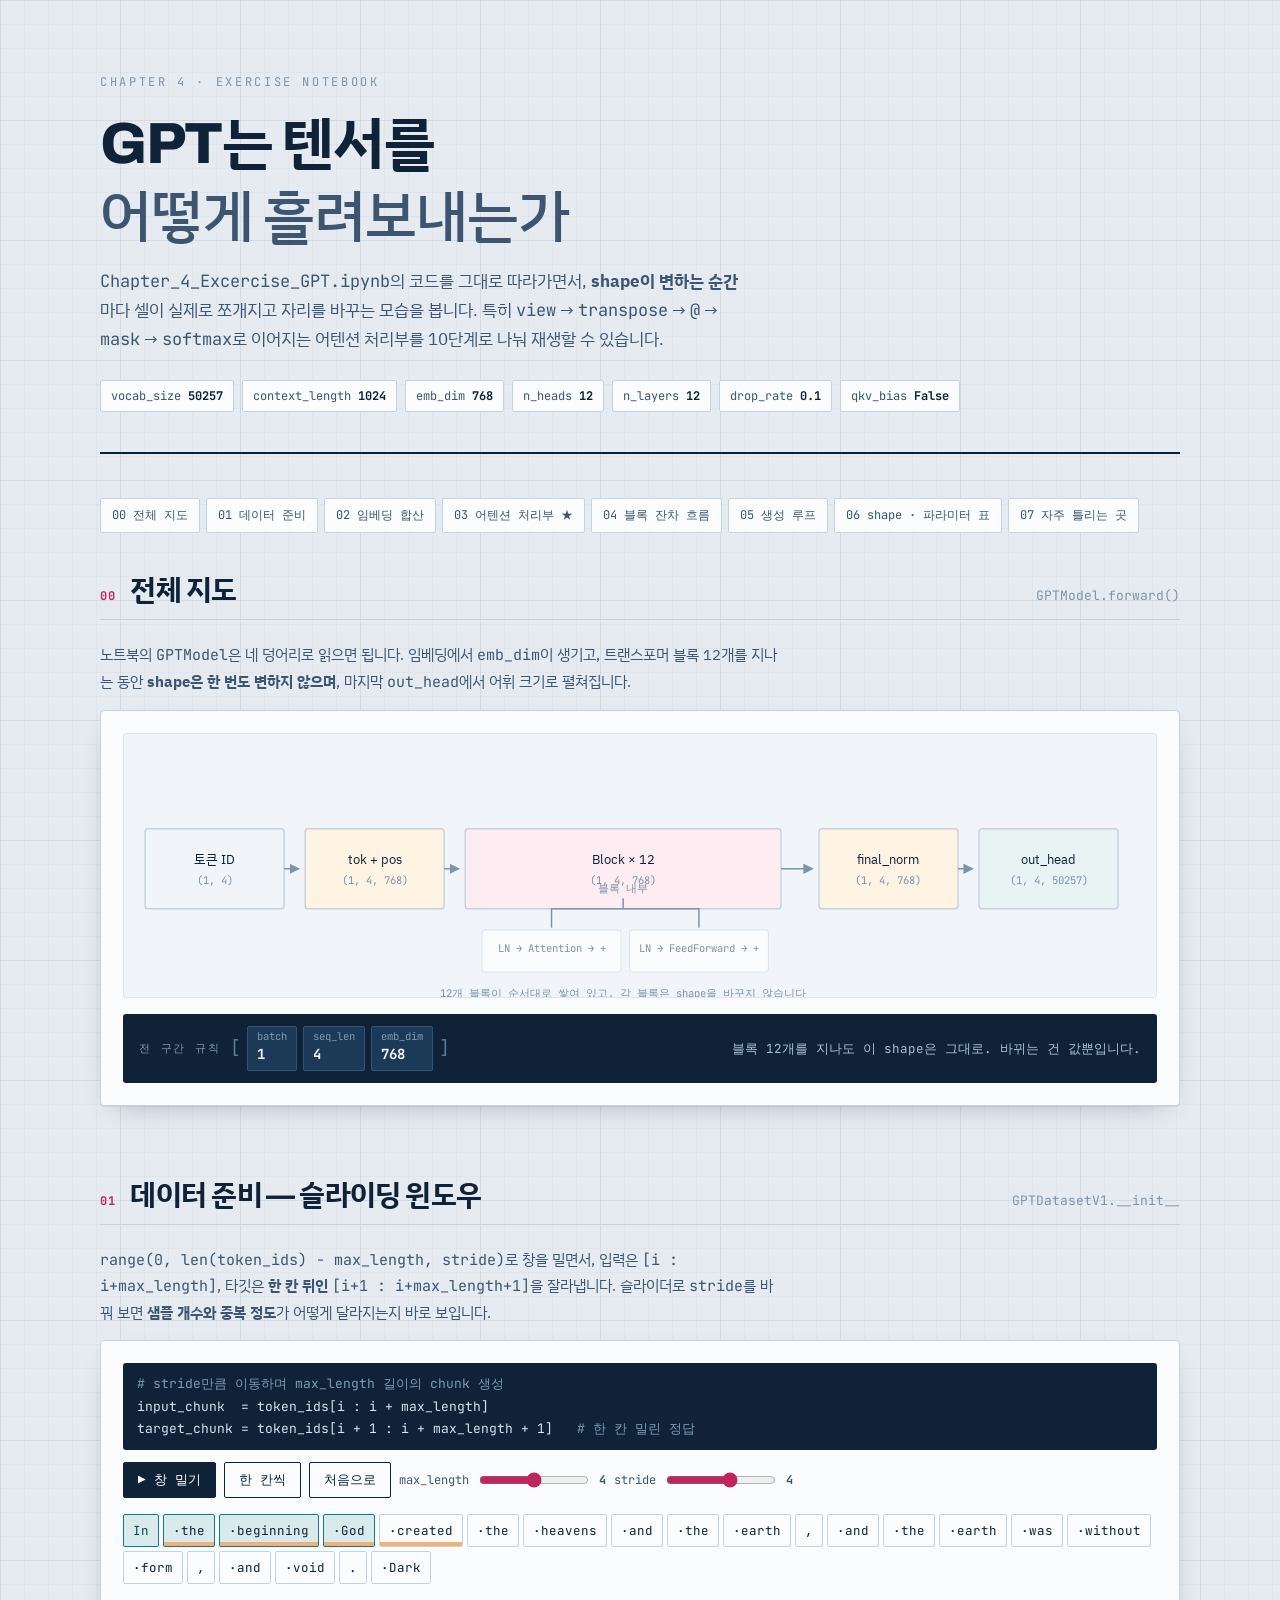
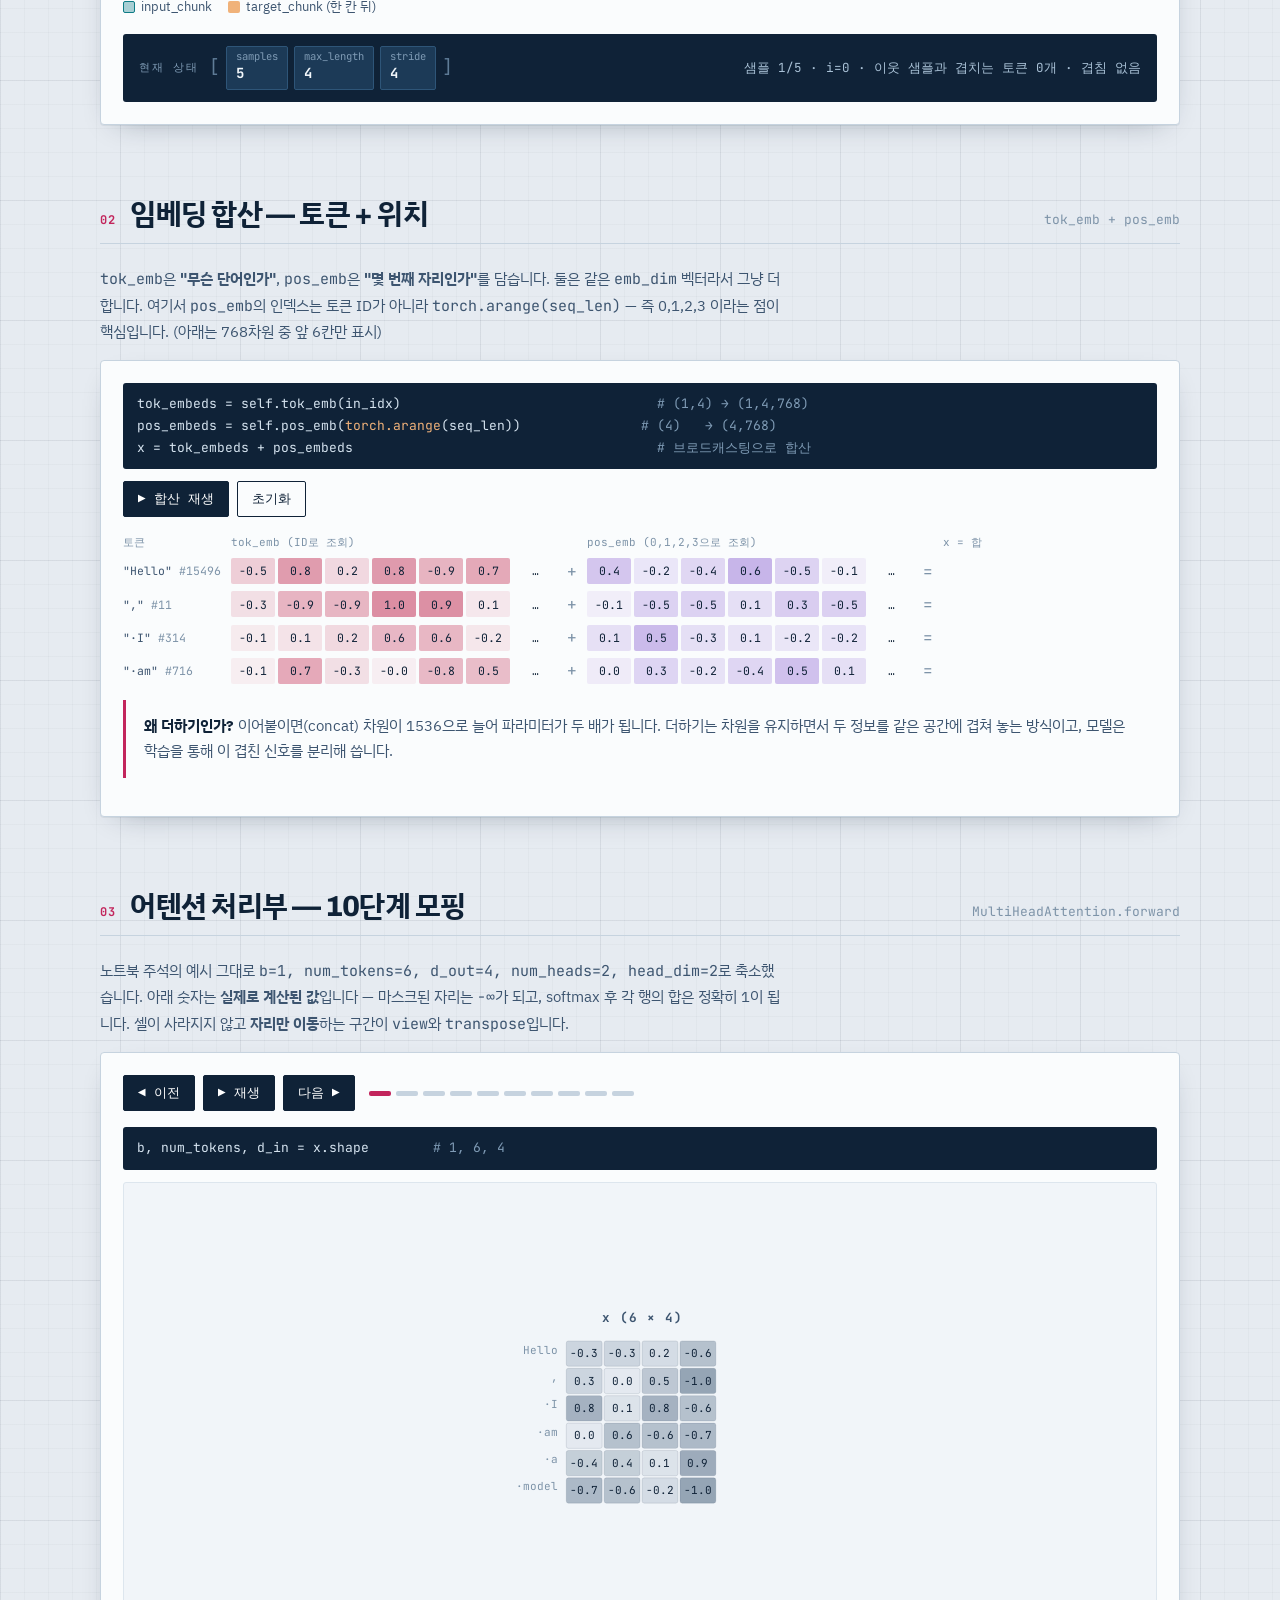
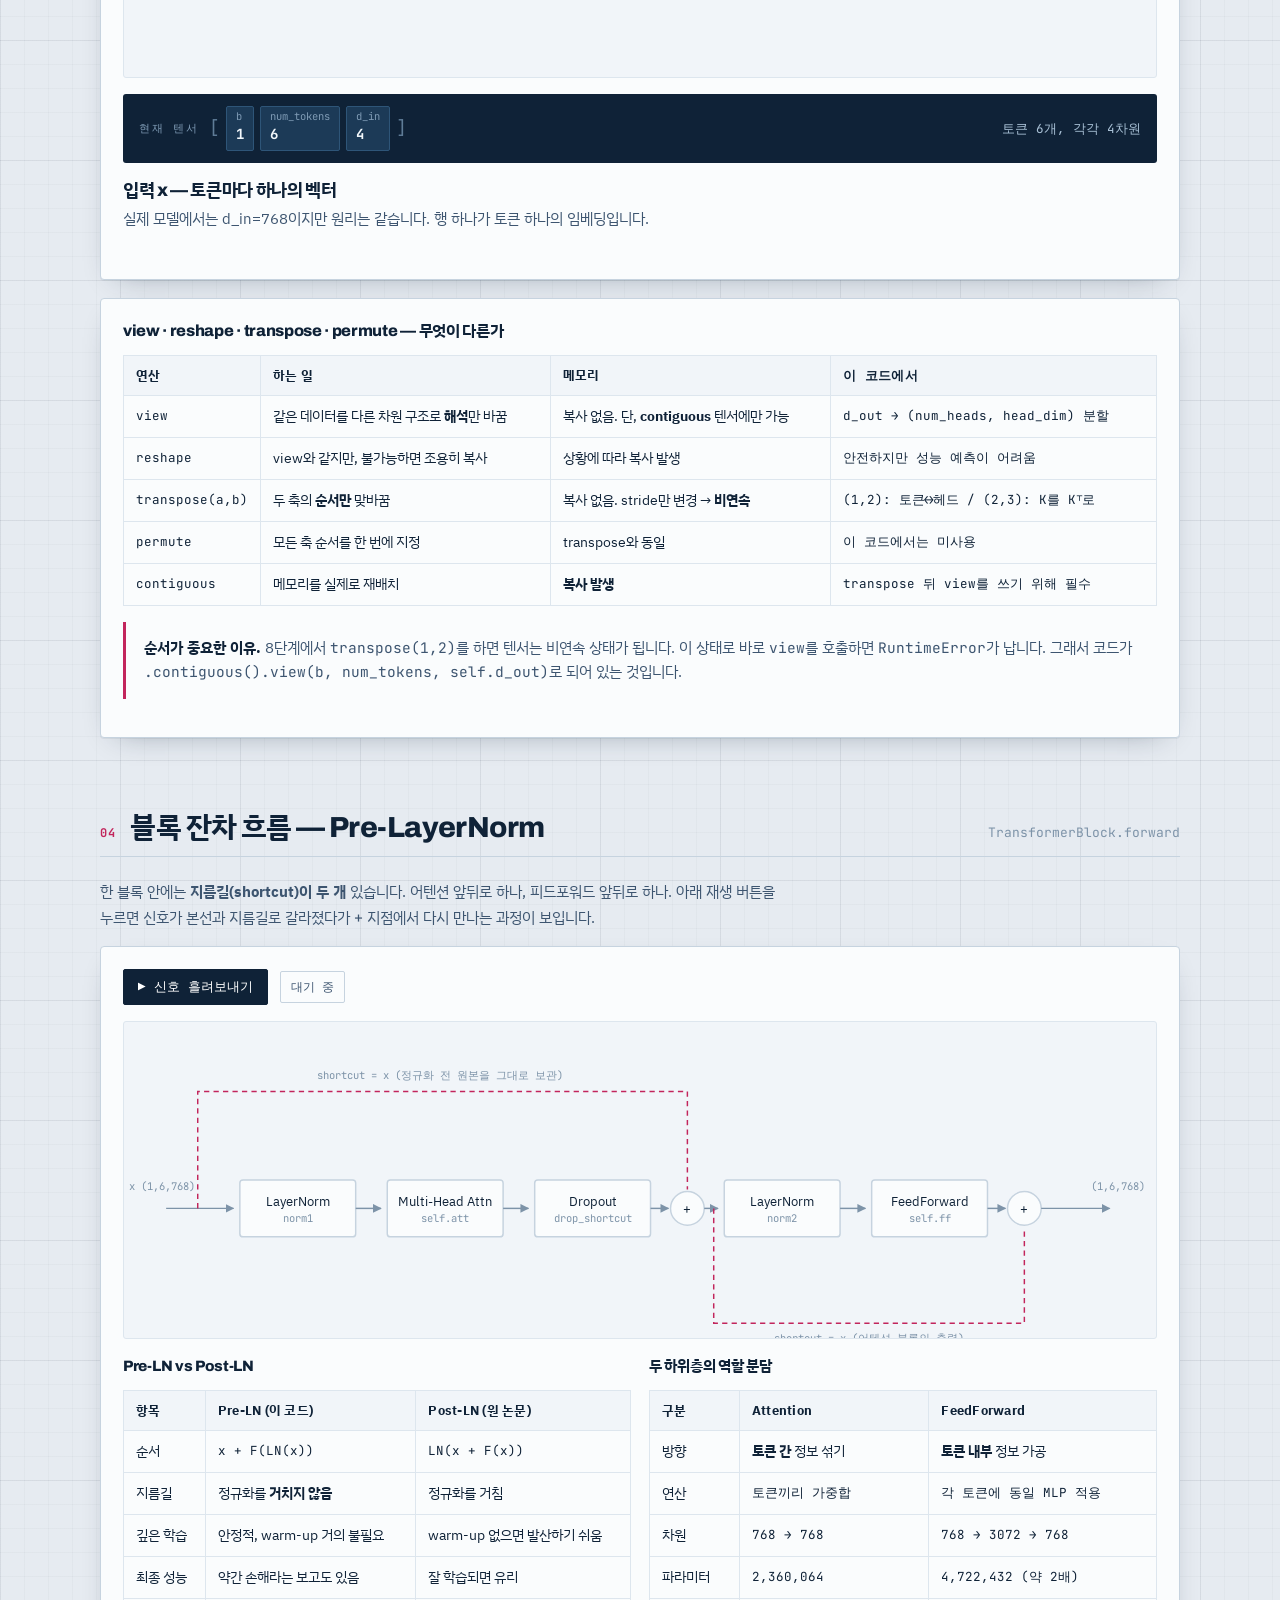
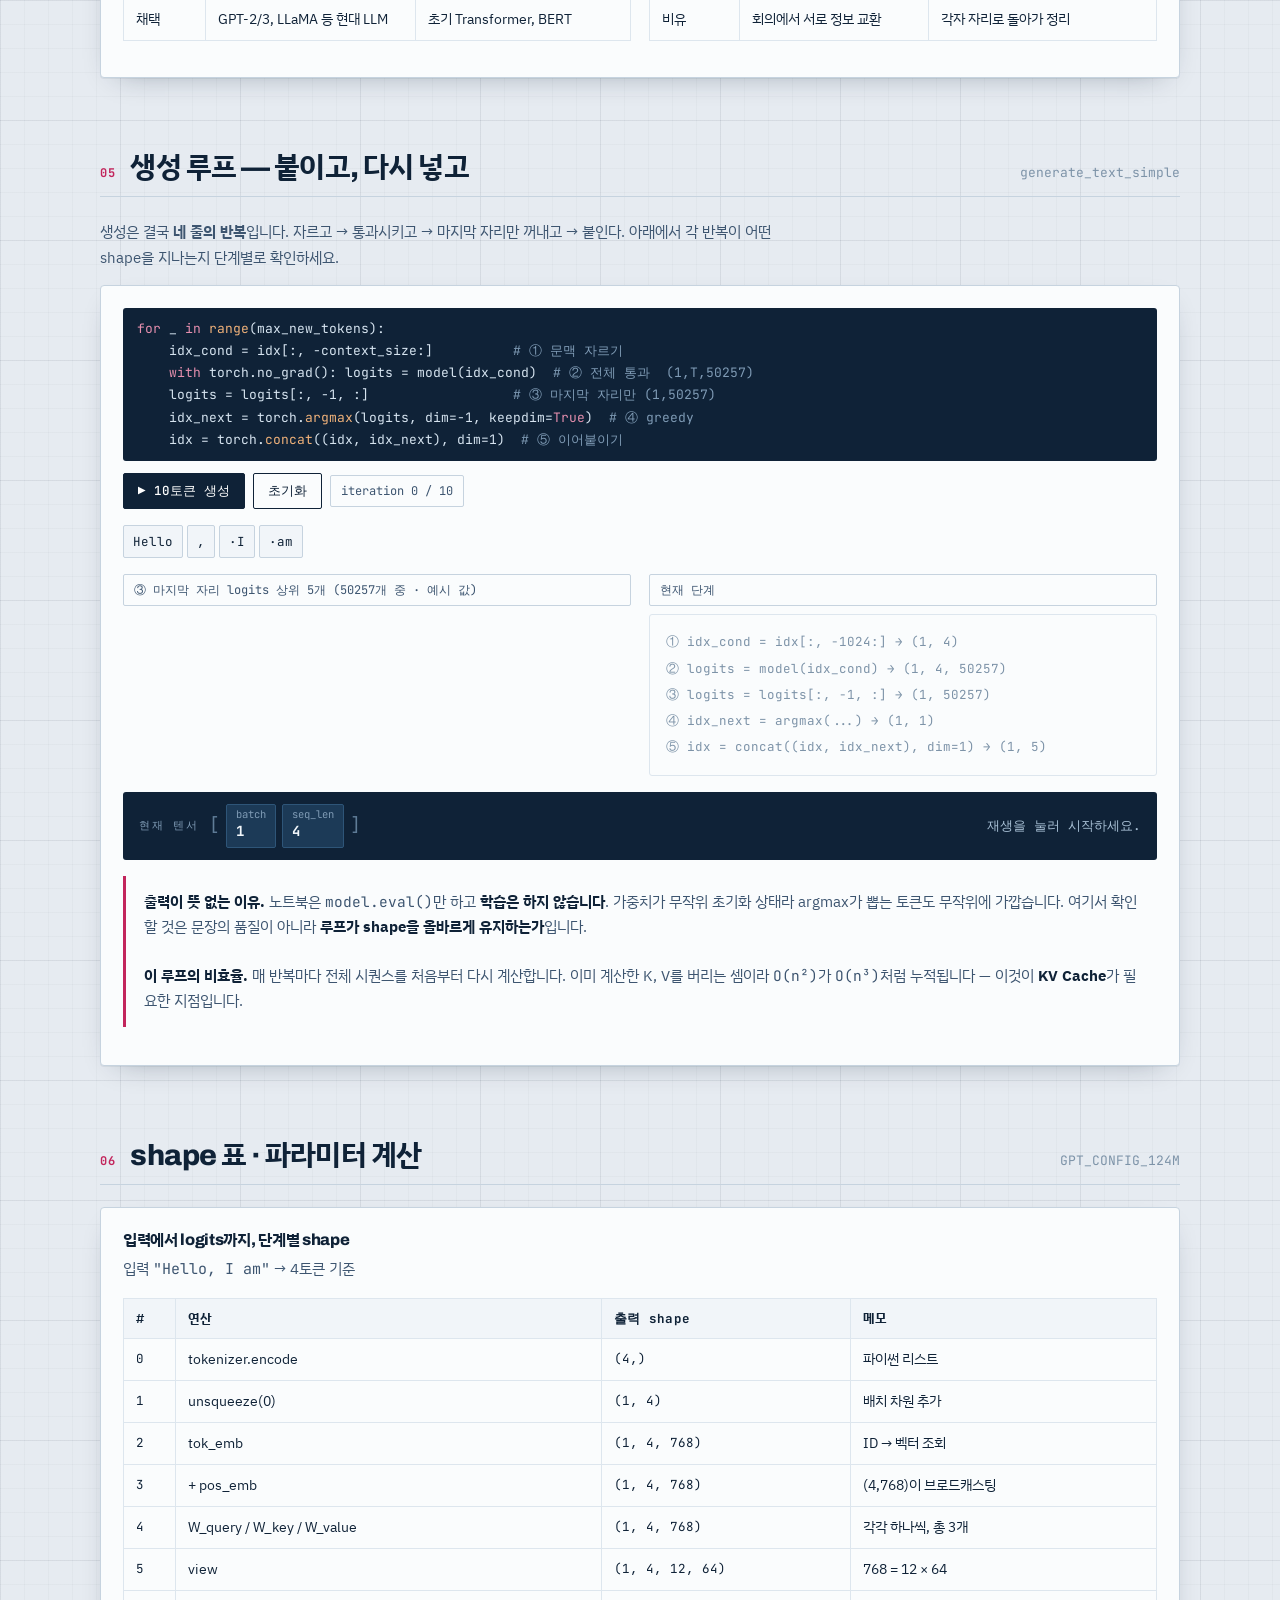
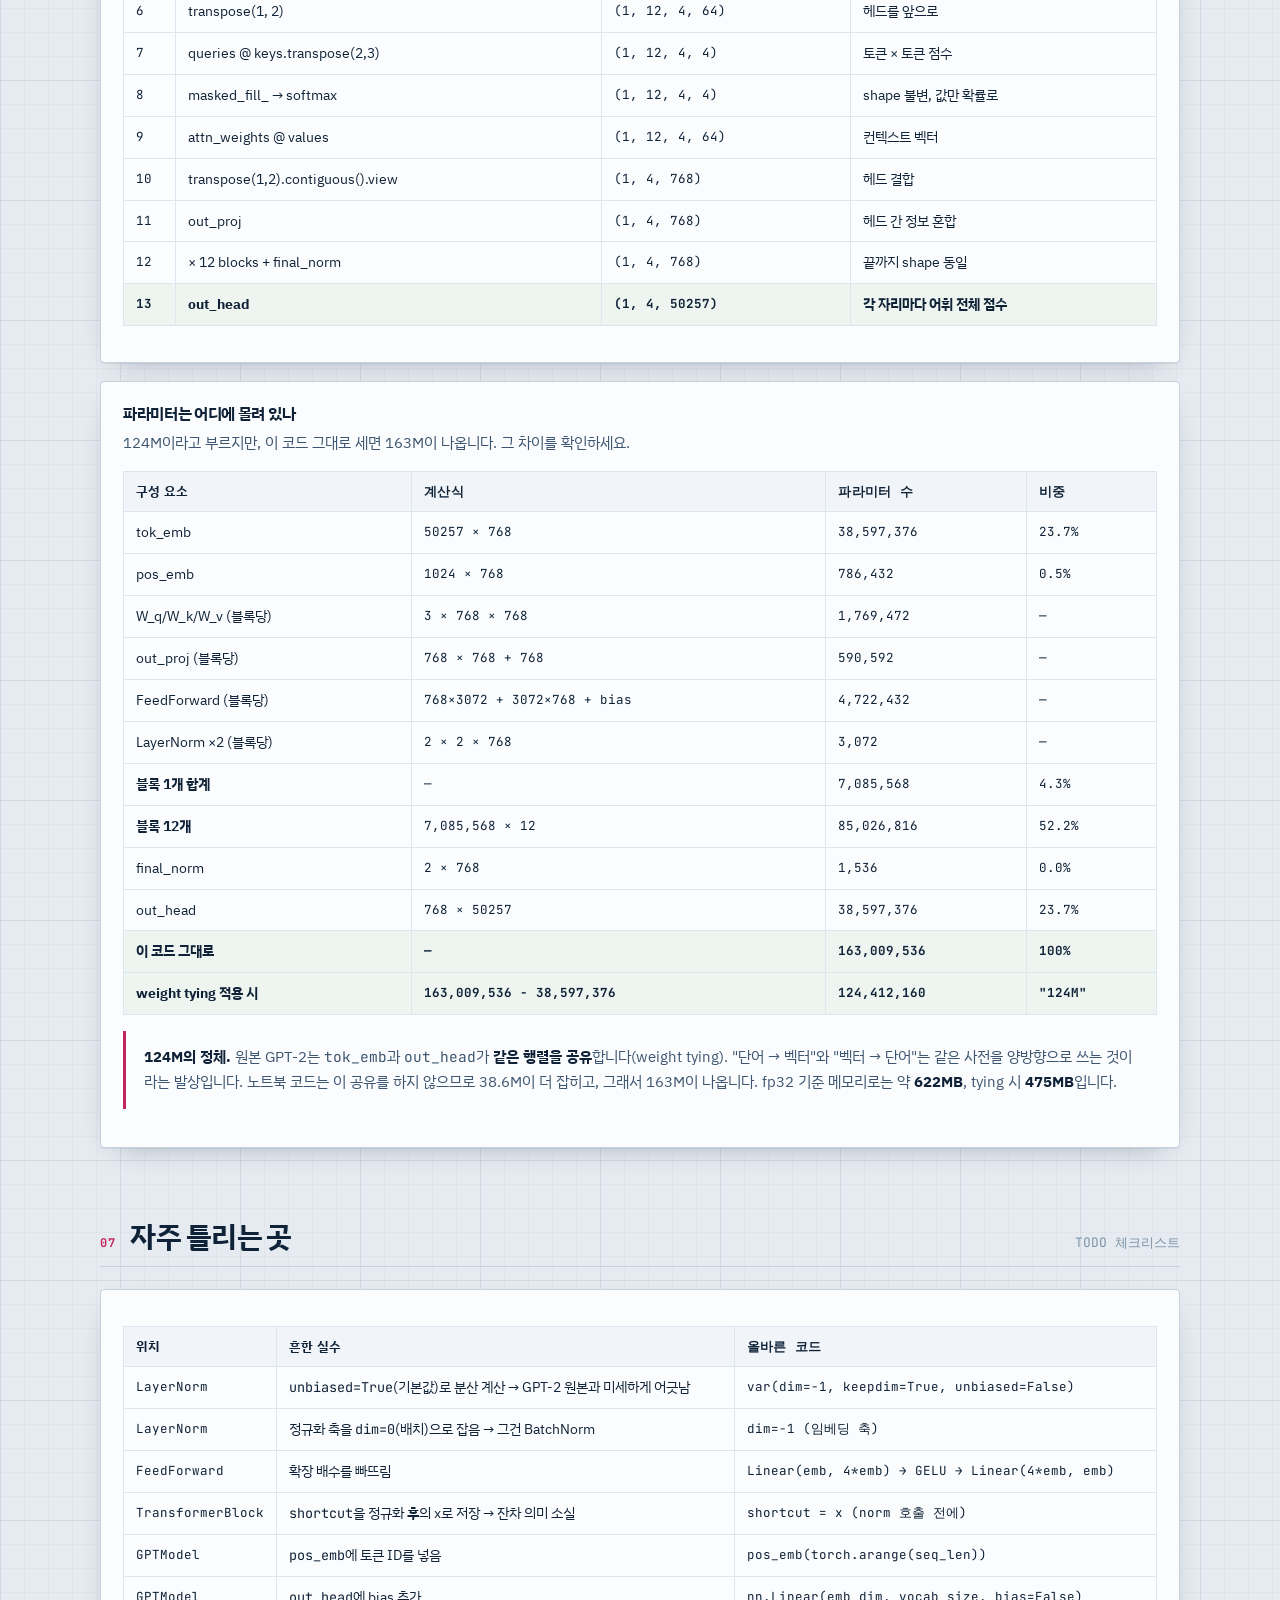
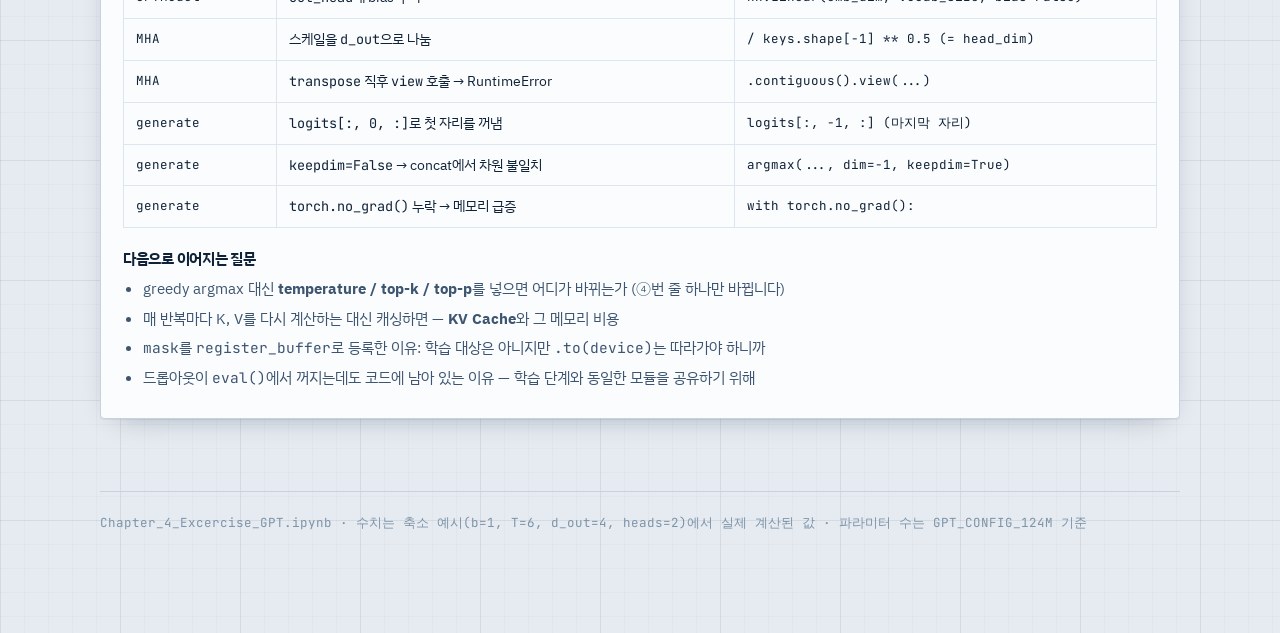
<file: Chapter_4_Excercise_GPT_claude.html>
<!DOCTYPE html>
<!--
created: 2026-08-03
aliases: [GPT 구조 시각화, Chapter4 GPT, 트랜스포머 동작 시각화]
tags: [ai-generated, 지식/LLM, 지식/Transformer, 실습노트]
author: Jungmin
source_type: AI
ai_model: Claude Opus 5
accuracy: ⭐️⭐️⭐️⭐️
status: #raw
-->
<html lang="ko">
<head>
<meta charset="utf-8">
<meta name="viewport" content="width=device-width, initial-scale=1">
<title>Chapter 4 · GPT 모델 구조와 생성 루프 — 동작 시각화</title>
<link rel="preconnect" href="https://fonts.googleapis.com">
<link rel="preconnect" href="https://fonts.gstatic.com" crossorigin>
<link href="https://fonts.googleapis.com/css2?family=Archivo:wght@500;700;800&family=IBM+Plex+Sans+KR:wght@300;400;500;600;700&family=JetBrains+Mono:wght@400;500;700&display=swap" rel="stylesheet">
<style>
:root{
  --paper:#E6EBF1;
  --card:#FAFCFD;
  --card-2:#F1F5F9;
  --ink:#0F2237;
  --ink-2:#3D5570;
  --ink-3:#7D93A8;
  --rule:#C6D3DF;
  --rule-2:#DDE6EE;
  --q:#C2255C;
  --k:#0E7C86;
  --v:#6842C2;
  --amber:#C46A10;
  --amber-soft:#F0B27A;
  --mask:#A3B3C2;
  --ok:#1F7A4D;
  --shadow:0 1px 0 rgba(15,34,55,.06), 0 10px 30px -18px rgba(15,34,55,.45);
}
*{box-sizing:border-box}
html{scroll-behavior:smooth}
body{
  margin:0;
  font-family:'IBM Plex Sans KR',system-ui,sans-serif;
  font-weight:400;
  color:var(--ink);
  background-color:var(--paper);
  background-image:
    linear-gradient(rgba(15,34,55,.055) 1px, transparent 1px),
    linear-gradient(90deg, rgba(15,34,55,.055) 1px, transparent 1px),
    linear-gradient(rgba(15,34,55,.028) 1px, transparent 1px),
    linear-gradient(90deg, rgba(15,34,55,.028) 1px, transparent 1px);
  background-size:120px 120px,120px 120px,24px 24px,24px 24px;
  line-height:1.7;
  -webkit-font-smoothing:antialiased;
}
.wrap{max-width:1120px;margin:0 auto;padding:0 20px 100px}
h1,h2,h3,.disp{font-family:'Archivo','IBM Plex Sans KR',sans-serif;font-weight:800;letter-spacing:-.02em;line-height:1.25}
code,.mono,pre{font-family:'JetBrains Mono',monospace}

/* ---------- hero ---------- */
header.hero{padding:72px 0 40px;border-bottom:2px solid var(--ink);margin-bottom:44px}
.eyebrow{font-family:'JetBrains Mono',monospace;font-size:12px;letter-spacing:.22em;text-transform:uppercase;color:var(--ink-3);margin:0 0 16px}
h1{font-size:clamp(30px,5.4vw,58px);margin:0 0 14px}
h1 .thin{font-weight:500;color:var(--ink-2)}
.lede{max-width:64ch;font-size:17px;color:var(--ink-2);margin:0 0 26px}
.cfg{display:flex;flex-wrap:wrap;gap:8px}
.chip{font-family:'JetBrains Mono',monospace;font-size:12px;background:var(--card);border:1px solid var(--rule);border-radius:2px;padding:5px 10px;color:var(--ink-2)}
.chip b{color:var(--ink);font-weight:700}

/* ---------- section ---------- */
section{margin:0 0 72px;scroll-margin-top:20px}
.sec-head{display:flex;align-items:baseline;gap:14px;border-bottom:1px solid var(--rule);padding-bottom:10px;margin-bottom:22px;flex-wrap:wrap}
.sec-num{font-family:'JetBrains Mono',monospace;font-size:12px;color:var(--q);font-weight:700;letter-spacing:.1em}
h2{font-size:clamp(21px,3vw,29px);margin:0}
.sec-sub{font-size:13px;color:var(--ink-3);margin-left:auto;font-family:'JetBrains Mono',monospace}
p.note{max-width:76ch;color:var(--ink-2);font-size:15px}

.card{background:var(--card);border:1px solid var(--rule);border-radius:4px;box-shadow:var(--shadow);padding:22px}
.card + .card{margin-top:18px}

/* ---------- controls ---------- */
.ctrls{display:flex;flex-wrap:wrap;gap:8px;align-items:center;margin-bottom:16px}
button.btn{
  font-family:'JetBrains Mono',monospace;font-size:12.5px;font-weight:500;
  background:var(--ink);color:#fff;border:1px solid var(--ink);border-radius:2px;
  padding:8px 14px;cursor:pointer;transition:background .15s,transform .05s;
}
button.btn:hover{background:#1c3b5c}
button.btn:active{transform:translateY(1px)}
button.btn.ghost{background:transparent;color:var(--ink);}
button.btn.ghost:hover{background:var(--card-2)}
button.btn:disabled{opacity:.35;cursor:default}
button.btn:focus-visible,a:focus-visible,input:focus-visible{outline:2px solid var(--q);outline-offset:2px}
.dots{display:flex;gap:5px;margin-left:6px;flex-wrap:wrap}
.dot{width:22px;height:5px;background:var(--rule);border:0;padding:0;cursor:pointer;border-radius:2px;transition:background .2s}
.dot.on{background:var(--q)}
.dot.done{background:var(--ink-3)}
label.slider{font-family:'JetBrains Mono',monospace;font-size:12px;color:var(--ink-2);display:flex;align-items:center;gap:8px}
input[type=range]{accent-color:var(--q);width:110px}

/* ---------- shape rail (signature) ---------- */
.rail{
  display:flex;align-items:center;gap:10px;flex-wrap:wrap;
  background:var(--ink);color:#EAF1F7;border-radius:3px;padding:12px 16px;margin-top:16px;
}
.rail .lbl{font-family:'JetBrains Mono',monospace;font-size:11px;letter-spacing:.16em;color:#7F9BB5;text-transform:uppercase}
.dims{display:flex;align-items:center;gap:6px;font-family:'JetBrains Mono',monospace;font-size:14px}
.brk{color:#5F7C97;font-size:18px}
.dim{background:#1C3A57;border:1px solid #2E5578;border-radius:2px;padding:3px 9px;transition:background .35s,border-color .35s,transform .35s}
.dim .dn{color:#7F9BB5;font-size:10.5px;display:block;line-height:1.2}
.dim .dv{color:#F2F7FB;font-weight:700;line-height:1.2}
.dim.hot{background:var(--amber);border-color:#E39C4E;transform:translateY(-2px)}
.dim.hot .dn{color:#4B2A05}
.dim.hot .dv{color:#301B02}
.rail .why{margin-left:auto;font-size:12.5px;color:#A9C1D6;font-family:'JetBrains Mono',monospace}

/* ---------- code line ---------- */
.codeline{
  font-family:'JetBrains Mono',monospace;font-size:13px;background:#0F2237;color:#D6E4F0;
  padding:10px 14px;border-radius:3px;overflow-x:auto;white-space:pre;margin:0 0 12px
}
.codeline .cm{color:#7F9BB5}
.codeline .fn{color:#F0B27A}
.codeline .kw{color:#E58FAE}

/* ---------- step text ---------- */
.steptxt{min-height:78px}
.steptxt h3{font-size:18px;margin:0 0 6px}
.steptxt p{margin:0;color:var(--ink-2);font-size:14.5px;max-width:80ch}
.tag{display:inline-block;font-family:'JetBrains Mono',monospace;font-size:11px;padding:2px 7px;border-radius:2px;margin-right:6px;vertical-align:2px}
.tag.q{background:rgba(194,37,92,.12);color:var(--q)}
.tag.k{background:rgba(14,124,134,.13);color:var(--k)}
.tag.v{background:rgba(104,66,194,.12);color:var(--v)}

/* ---------- svg stage ---------- */
.stage{width:100%;background:var(--card-2);border:1px solid var(--rule-2);border-radius:3px;overflow:hidden}
svg{display:block;width:100%;height:auto}
.cell{transition:transform .62s cubic-bezier(.66,.02,.28,1),opacity .4s}
.cell rect{transition:fill .45s,stroke .45s}
.cell text{font-family:'JetBrains Mono',monospace;font-size:10.5px;text-anchor:middle;dominant-baseline:middle;pointer-events:none}
.anno{transition:opacity .35s}
.anno text{font-family:'JetBrains Mono',monospace;fill:var(--ink-2)}
.anno .ttl{font-size:12px;font-weight:700;letter-spacing:.08em}
.anno .sm{font-size:10.5px;fill:var(--ink-3)}
.sweep{fill:var(--amber);opacity:.16}

/* ---------- tables ---------- */
.tbl-wrap{overflow-x:auto;margin:14px 0}
table{border-collapse:collapse;width:100%;font-size:13.5px;background:var(--card)}
th,td{border:1px solid var(--rule-2);padding:9px 12px;text-align:left;vertical-align:top}
th{background:var(--card-2);font-weight:700;font-size:12.5px;letter-spacing:.02em}
td.mono,th.mono{font-family:'JetBrains Mono',monospace;font-size:12.5px}
tr.tot td{background:#EEF4EF;font-weight:700}
td .pill{font-family:'JetBrains Mono',monospace;font-size:11px;background:var(--card-2);border:1px solid var(--rule-2);padding:1px 6px;border-radius:2px}

/* ---------- token strip ---------- */
.strip{display:flex;flex-wrap:wrap;gap:4px;font-family:'JetBrains Mono',monospace;font-size:12.5px}
.tok{
  padding:5px 9px;border:1px solid var(--rule);background:var(--card);border-radius:2px;
  transition:background .3s,color .3s,border-color .3s,transform .3s;position:relative;white-space:pre
}
.tok.inp{background:rgba(14,124,134,.14);border-color:var(--k);color:#08484E}
.tok.tgt{box-shadow:inset 0 -4px 0 var(--amber-soft)}
.tok.both{background:rgba(14,124,134,.14);border-color:var(--k);box-shadow:inset 0 -4px 0 var(--amber-soft)}
.tok.new{background:rgba(194,37,92,.13);border-color:var(--q);color:#7A1338;transform:translateY(-2px)}
.tok.ctx{background:var(--card-2)}
.legend{display:flex;gap:16px;flex-wrap:wrap;font-size:12.5px;color:var(--ink-2);margin-top:12px}
.legend i{display:inline-block;width:12px;height:12px;border-radius:2px;vertical-align:-2px;margin-right:6px}

/* ---------- emb rows ---------- */
.embgrid{display:grid;grid-template-columns:auto auto auto auto auto auto;gap:6px 10px;align-items:center;font-family:'JetBrains Mono',monospace;font-size:11.5px;justify-content:start}
.vec{display:flex;gap:3px}
.vc{width:44px;height:26px;display:flex;align-items:center;justify-content:center;border-radius:2px;color:#0F2237;opacity:0;transform:translateY(6px);transition:opacity .4s,transform .4s}
.vc.show{opacity:1;transform:none}
.op{font-size:16px;color:var(--ink-3)}
.rowlbl{color:var(--ink-2);white-space:nowrap}

/* ---------- flow diagram ---------- */
.flowbox{fill:var(--card);stroke:var(--rule);stroke-width:1.4}
.flowbox.act{fill:#FFF3E4;stroke:var(--amber);stroke-width:2}
.flowtxt{font-family:'IBM Plex Sans KR',sans-serif;font-size:12.5px;fill:var(--ink);text-anchor:middle;dominant-baseline:middle}
.flowsm{font-family:'JetBrains Mono',monospace;font-size:10px;fill:var(--ink-3);text-anchor:middle}
.wire{fill:none;stroke:var(--ink-3);stroke-width:1.4}
.wire.res{stroke:var(--q);stroke-dasharray:5 4}
.wire.act{stroke:var(--amber);stroke-width:2.4;stroke-dasharray:none}

/* ---------- bars ---------- */
.bars{display:flex;flex-direction:column;gap:5px;font-family:'JetBrains Mono',monospace;font-size:12px}
.bar{display:grid;grid-template-columns:130px 1fr 56px;gap:8px;align-items:center}
.bar .fill{height:16px;background:var(--k);opacity:.55;transition:width .5s}
.bar.top .fill{background:var(--q);opacity:1}
.bar.top span{font-weight:700;color:var(--q)}

/* ---------- misc ---------- */
.grid2{display:grid;grid-template-columns:1fr 1fr;gap:18px}
.callout{border-left:3px solid var(--q);background:var(--card);padding:14px 18px;margin:16px 0;font-size:14.5px;color:var(--ink-2)}
.callout b{color:var(--ink)}
ul.tight{margin:8px 0 0;padding-left:20px;font-size:14.5px;color:var(--ink-2)}
ul.tight li{margin-bottom:5px}
nav.toc{display:flex;gap:6px;flex-wrap:wrap;margin:0 0 40px}
nav.toc a{
  font-family:'JetBrains Mono',monospace;font-size:12px;text-decoration:none;color:var(--ink-2);
  border:1px solid var(--rule);background:var(--card);padding:6px 11px;border-radius:2px;transition:.15s
}
nav.toc a:hover{background:var(--ink);color:#fff;border-color:var(--ink)}
footer{border-top:1px solid var(--rule);padding-top:20px;font-size:12.5px;color:var(--ink-3);font-family:'JetBrains Mono',monospace}
@media (max-width:820px){.grid2{grid-template-columns:1fr}.rail .why{width:100%;margin-left:0}}
@media (prefers-reduced-motion:reduce){*{transition-duration:.001s !important;animation-duration:.001s !important}}
</style>
</head>
<body>
<div class="wrap">

<header class="hero">
  <p class="eyebrow">Chapter 4 · Exercise Notebook</p>
  <h1>GPT는 텐서를<br><span class="thin">어떻게 흘려보내는가</span></h1>
  <p class="lede">
    <code>Chapter_4_Excercise_GPT.ipynb</code>의 코드를 그대로 따라가면서, <b>shape이 변하는 순간</b>마다 셀이 실제로 쪼개지고 자리를 바꾸는 모습을 봅니다.
    특히 <code>view</code> → <code>transpose</code> → <code>@</code> → <code>mask</code> → <code>softmax</code>로 이어지는 어텐션 처리부를 10단계로 나눠 재생할 수 있습니다.
  </p>
  <div class="cfg">
    <span class="chip">vocab_size <b>50257</b></span>
    <span class="chip">context_length <b>1024</b></span>
    <span class="chip">emb_dim <b>768</b></span>
    <span class="chip">n_heads <b>12</b></span>
    <span class="chip">n_layers <b>12</b></span>
    <span class="chip">drop_rate <b>0.1</b></span>
    <span class="chip">qkv_bias <b>False</b></span>
  </div>
</header>

<nav class="toc">
  <a href="#map">00 전체 지도</a>
  <a href="#data">01 데이터 준비</a>
  <a href="#emb">02 임베딩 합산</a>
  <a href="#mha">03 어텐션 처리부 ★</a>
  <a href="#block">04 블록 잔차 흐름</a>
  <a href="#gen">05 생성 루프</a>
  <a href="#tables">06 shape · 파라미터 표</a>
  <a href="#traps">07 자주 틀리는 곳</a>
</nav>

<!-- ============ 00 MAP ============ -->
<section id="map">
  <div class="sec-head">
    <span class="sec-num">00</span><h2>전체 지도</h2>
    <span class="sec-sub">GPTModel.forward()</span>
  </div>
  <p class="note">
    노트북의 <code>GPTModel</code>은 네 덩어리로 읽으면 됩니다. 임베딩에서 <code>emb_dim</code>이 생기고,
    트랜스포머 블록 12개를 지나는 동안 <b>shape은 한 번도 변하지 않으며</b>, 마지막 <code>out_head</code>에서 어휘 크기로 펼쳐집니다.
  </p>
  <div class="card">
    <div class="stage">
      <svg viewBox="0 0 980 250" role="img" aria-label="GPT 전체 파이프라인 다이어그램">
        <defs>
          <marker id="ar" viewBox="0 0 10 10" refX="9" refY="5" markerWidth="7" markerHeight="7" orient="auto">
            <path d="M0,0 L10,5 L0,10 z" fill="#7D93A8"/>
          </marker>
        </defs>
        <g id="mapg"></g>
      </svg>
    </div>
    <div class="rail">
      <span class="lbl">전 구간 규칙</span>
      <div class="dims">
        <span class="brk">[</span>
        <span class="dim"><span class="dn">batch</span><span class="dv">1</span></span>
        <span class="dim"><span class="dn">seq_len</span><span class="dv">4</span></span>
        <span class="dim"><span class="dn">emb_dim</span><span class="dv">768</span></span>
        <span class="brk">]</span>
      </div>
      <span class="why">블록 12개를 지나도 이 shape은 그대로. 바뀌는 건 값뿐입니다.</span>
    </div>
  </div>
</section>

<!-- ============ 01 DATA ============ -->
<section id="data">
  <div class="sec-head">
    <span class="sec-num">01</span><h2>데이터 준비 — 슬라이딩 윈도우</h2>
    <span class="sec-sub">GPTDatasetV1.__init__</span>
  </div>
  <p class="note">
    <code>range(0, len(token_ids) - max_length, stride)</code>로 창을 밀면서, 입력은 <code>[i : i+max_length]</code>,
    타깃은 <b>한 칸 뒤인</b> <code>[i+1 : i+max_length+1]</code>을 잘라냅니다. 슬라이더로 <code>stride</code>를 바꿔 보면
    <b>샘플 개수와 중복 정도</b>가 어떻게 달라지는지 바로 보입니다.
  </p>
  <div class="card">
    <div class="codeline"><span class="cm"># stride만큼 이동하며 max_length 길이의 chunk 생성</span>
input_chunk  = token_ids[i : i + max_length]
target_chunk = token_ids[i + 1 : i + max_length + 1]   <span class="cm"># 한 칸 밀린 정답</span></div>
    <div class="ctrls">
      <button class="btn" id="dw-play">▶ 창 밀기</button>
      <button class="btn ghost" id="dw-step">한 칸씩</button>
      <button class="btn ghost" id="dw-reset">처음으로</button>
      <label class="slider">max_length <input type="range" id="dw-len" min="2" max="6" value="4"><b id="dw-len-v">4</b></label>
      <label class="slider">stride <input type="range" id="dw-str" min="1" max="6" value="4"><b id="dw-str-v">4</b></label>
    </div>
    <div class="strip" id="dw-strip"></div>
    <div class="legend">
      <span><i style="background:rgba(14,124,134,.35);border:1px solid var(--k)"></i>input_chunk</span>
      <span><i style="background:var(--amber-soft)"></i>target_chunk (한 칸 뒤)</span>
    </div>
    <div class="rail">
      <span class="lbl">현재 상태</span>
      <div class="dims" id="dw-rail"></div>
      <span class="why" id="dw-why"></span>
    </div>
  </div>
</section>

<!-- ============ 02 EMB ============ -->
<section id="emb">
  <div class="sec-head">
    <span class="sec-num">02</span><h2>임베딩 합산 — 토큰 + 위치</h2>
    <span class="sec-sub">tok_emb + pos_emb</span>
  </div>
  <p class="note">
    <code>tok_emb</code>은 <b>"무슨 단어인가"</b>, <code>pos_emb</code>은 <b>"몇 번째 자리인가"</b>를 담습니다.
    둘은 같은 <code>emb_dim</code> 벡터라서 그냥 더합니다. 여기서 <code>pos_emb</code>의 인덱스는 토큰 ID가 아니라
    <code>torch.arange(seq_len)</code> — 즉 0,1,2,3 이라는 점이 핵심입니다. (아래는 768차원 중 앞 6칸만 표시)
  </p>
  <div class="card">
    <div class="codeline">tok_embeds = self.tok_emb(in_idx)                                <span class="cm"># (1,4) → (1,4,768)</span>
pos_embeds = self.pos_emb(<span class="fn">torch.arange</span>(seq_len))               <span class="cm"># (4)   → (4,768)</span>
x = tok_embeds + pos_embeds                                      <span class="cm"># 브로드캐스팅으로 합산</span></div>
    <div class="ctrls">
      <button class="btn" id="emb-play">▶ 합산 재생</button>
      <button class="btn ghost" id="emb-reset">초기화</button>
    </div>
    <div class="embgrid" id="embgrid"></div>
    <div class="callout">
      <b>왜 더하기인가?</b> 이어붙이면(concat) 차원이 1536으로 늘어 파라미터가 두 배가 됩니다.
      더하기는 차원을 유지하면서 두 정보를 같은 공간에 겹쳐 놓는 방식이고, 모델은 학습을 통해
      이 겹친 신호를 분리해 씁니다.
    </div>
  </div>
</section>

<!-- ============ 03 MHA ============ -->
<section id="mha">
  <div class="sec-head">
    <span class="sec-num">03</span><h2>어텐션 처리부 — 10단계 모핑</h2>
    <span class="sec-sub">MultiHeadAttention.forward</span>
  </div>
  <p class="note">
    노트북 주석의 예시 그대로 <code>b=1, num_tokens=6, d_out=4, num_heads=2, head_dim=2</code>로 축소했습니다.
    아래 숫자는 <b>실제로 계산된 값</b>입니다 — 마스크된 자리는 <code>−∞</code>가 되고, softmax 후 각 행의 합은 정확히 1이 됩니다.
    셀이 사라지지 않고 <b>자리만 이동</b>하는 구간이 <code>view</code>와 <code>transpose</code>입니다.
  </p>
  <div class="card">
    <div class="ctrls">
      <button class="btn" id="mha-prev">◀ 이전</button>
      <button class="btn" id="mha-play">▶ 재생</button>
      <button class="btn" id="mha-next">다음 ▶</button>
      <div class="dots" id="mha-dots"></div>
    </div>
    <div class="codeline" id="mha-code"></div>
    <div class="stage">
      <svg viewBox="0 0 980 470" id="mha-svg" role="img" aria-label="멀티헤드 어텐션 단계별 텐서 흐름">
        <g id="mha-anno" class="anno"></g>
        <g id="mha-cells"></g>
      </svg>
    </div>
    <div class="rail">
      <span class="lbl">현재 텐서</span>
      <div class="dims" id="mha-rail"></div>
      <span class="why" id="mha-why"></span>
    </div>
    <div class="steptxt" style="margin-top:16px">
      <h3 id="mha-title"></h3>
      <p id="mha-desc"></p>
    </div>
  </div>

  <div class="card">
    <h3 style="margin:0 0 8px;font-size:16px">view · reshape · transpose · permute — 무엇이 다른가</h3>
    <div class="tbl-wrap">
      <table>
        <thead><tr><th style="width:110px">연산</th><th>하는 일</th><th>메모리</th><th class="mono">이 코드에서</th></tr></thead>
        <tbody>
          <tr><td class="mono">view</td><td>같은 데이터를 다른 차원 구조로 <b>해석</b>만 바꿈</td><td>복사 없음. 단, <b>contiguous</b> 텐서에만 가능</td><td class="mono">d_out → (num_heads, head_dim) 분할</td></tr>
          <tr><td class="mono">reshape</td><td>view와 같지만, 불가능하면 조용히 복사</td><td>상황에 따라 복사 발생</td><td class="mono">안전하지만 성능 예측이 어려움</td></tr>
          <tr><td class="mono">transpose(a,b)</td><td>두 축의 <b>순서만</b> 맞바꿈</td><td>복사 없음. stride만 변경 → <b>비연속</b></td><td class="mono">(1,2): 토큰↔헤드 / (2,3): K를 Kᵀ로</td></tr>
          <tr><td class="mono">permute</td><td>모든 축 순서를 한 번에 지정</td><td>transpose와 동일</td><td class="mono">이 코드에서는 미사용</td></tr>
          <tr><td class="mono">contiguous</td><td>메모리를 실제로 재배치</td><td><b>복사 발생</b></td><td class="mono">transpose 뒤 view를 쓰기 위해 필수</td></tr>
        </tbody>
      </table>
    </div>
    <div class="callout">
      <b>순서가 중요한 이유.</b> 8단계에서 <code>transpose(1,2)</code>를 하면 텐서는 비연속 상태가 됩니다.
      이 상태로 바로 <code>view</code>를 호출하면 <code>RuntimeError</code>가 납니다. 그래서 코드가
      <code>.contiguous().view(b, num_tokens, self.d_out)</code>로 되어 있는 것입니다.
    </div>
  </div>
</section>

<!-- ============ 04 BLOCK ============ -->
<section id="block">
  <div class="sec-head">
    <span class="sec-num">04</span><h2>블록 잔차 흐름 — Pre-LayerNorm</h2>
    <span class="sec-sub">TransformerBlock.forward</span>
  </div>
  <p class="note">
    한 블록 안에는 <b>지름길(shortcut)이 두 개</b> 있습니다. 어텐션 앞뒤로 하나, 피드포워드 앞뒤로 하나.
    아래 재생 버튼을 누르면 신호가 본선과 지름길로 갈라졌다가 <code>+</code> 지점에서 다시 만나는 과정이 보입니다.
  </p>
  <div class="card">
    <div class="ctrls">
      <button class="btn" id="blk-play">▶ 신호 흘려보내기</button>
      <span class="chip" id="blk-stage" style="margin-left:4px">대기 중</span>
    </div>
    <div class="stage">
      <svg viewBox="0 0 980 300" id="blk-svg" role="img" aria-label="트랜스포머 블록 잔차 연결 흐름">
        <g id="blkg"></g>
        <circle id="blk-pkt" r="7" fill="#C2255C" opacity="0"/>
      </svg>
    </div>
    <div class="grid2" style="margin-top:18px">
      <div>
        <h3 style="font-size:15px;margin:0 0 8px">Pre-LN vs Post-LN</h3>
        <div class="tbl-wrap">
          <table>
            <thead><tr><th>항목</th><th>Pre-LN (이 코드)</th><th>Post-LN (원 논문)</th></tr></thead>
            <tbody>
              <tr><td>순서</td><td class="mono">x + F(LN(x))</td><td class="mono">LN(x + F(x))</td></tr>
              <tr><td>지름길</td><td>정규화를 <b>거치지 않음</b></td><td>정규화를 거침</td></tr>
              <tr><td>깊은 학습</td><td>안정적, warm-up 거의 불필요</td><td>warm-up 없으면 발산하기 쉬움</td></tr>
              <tr><td>최종 성능</td><td>약간 손해라는 보고도 있음</td><td>잘 학습되면 유리</td></tr>
              <tr><td>채택</td><td>GPT-2/3, LLaMA 등 현대 LLM</td><td>초기 Transformer, BERT</td></tr>
            </tbody>
          </table>
        </div>
      </div>
      <div>
        <h3 style="font-size:15px;margin:0 0 8px">두 하위층의 역할 분담</h3>
        <div class="tbl-wrap">
          <table>
            <thead><tr><th>구분</th><th>Attention</th><th>FeedForward</th></tr></thead>
            <tbody>
              <tr><td>방향</td><td><b>토큰 간</b> 정보 섞기</td><td><b>토큰 내부</b> 정보 가공</td></tr>
              <tr><td>연산</td><td class="mono">토큰끼리 가중합</td><td class="mono">각 토큰에 동일 MLP 적용</td></tr>
              <tr><td>차원</td><td class="mono">768 → 768</td><td class="mono">768 → 3072 → 768</td></tr>
              <tr><td>파라미터</td><td class="mono">2,360,064</td><td class="mono">4,722,432 (약 2배)</td></tr>
              <tr><td>비유</td><td>회의에서 서로 정보 교환</td><td>각자 자리로 돌아가 정리</td></tr>
            </tbody>
          </table>
        </div>
      </div>
    </div>
  </div>
</section>

<!-- ============ 05 GEN ============ -->
<section id="gen">
  <div class="sec-head">
    <span class="sec-num">05</span><h2>생성 루프 — 붙이고, 다시 넣고</h2>
    <span class="sec-sub">generate_text_simple</span>
  </div>
  <p class="note">
    생성은 결국 <b>네 줄의 반복</b>입니다. 자르고 → 통과시키고 → 마지막 자리만 꺼내고 → 붙인다.
    아래에서 각 반복이 어떤 shape을 지나는지 단계별로 확인하세요.
  </p>
  <div class="card">
    <div class="codeline"><span class="kw">for</span> _ <span class="kw">in</span> <span class="fn">range</span>(max_new_tokens):
    idx_cond = idx[:, -context_size:]          <span class="cm"># ① 문맥 자르기</span>
    <span class="kw">with</span> torch.no_grad(): logits = model(idx_cond)  <span class="cm"># ② 전체 통과  (1,T,50257)</span>
    logits = logits[:, -1, :]                  <span class="cm"># ③ 마지막 자리만 (1,50257)</span>
    idx_next = torch.<span class="fn">argmax</span>(logits, dim=-1, keepdim=<span class="kw">True</span>)  <span class="cm"># ④ greedy</span>
    idx = torch.<span class="fn">concat</span>((idx, idx_next), dim=1)  <span class="cm"># ⑤ 이어붙이기</span></div>
    <div class="ctrls">
      <button class="btn" id="gen-play">▶ 10토큰 생성</button>
      <button class="btn ghost" id="gen-reset">초기화</button>
      <span class="chip" id="gen-iter">iteration 0 / 10</span>
    </div>
    <div class="strip" id="gen-strip" style="margin-bottom:16px"></div>
    <div class="grid2">
      <div>
        <div class="chip" style="margin-bottom:8px">③ 마지막 자리 logits 상위 5개 <span class="mono">(50257개 중 · 예시 값)</span></div>
        <div class="bars" id="gen-bars"></div>
      </div>
      <div>
        <div class="chip" style="margin-bottom:8px">현재 단계</div>
        <div class="stage" style="padding:14px 16px;background:var(--card)">
          <div id="gen-steps" style="font-family:'JetBrains Mono',monospace;font-size:12.5px;line-height:2.1"></div>
        </div>
      </div>
    </div>
    <div class="rail">
      <span class="lbl">현재 텐서</span>
      <div class="dims" id="gen-rail"></div>
      <span class="why" id="gen-why">재생을 눌러 시작하세요.</span>
    </div>
    <div class="callout">
      <b>출력이 뜻 없는 이유.</b> 노트북은 <code>model.eval()</code>만 하고 <b>학습은 하지 않습니다</b>.
      가중치가 무작위 초기화 상태라 argmax가 뽑는 토큰도 무작위에 가깝습니다.
      여기서 확인할 것은 문장의 품질이 아니라 <b>루프가 shape을 올바르게 유지하는가</b>입니다.
      <br><br>
      <b>이 루프의 비효율.</b> 매 반복마다 전체 시퀀스를 처음부터 다시 계산합니다.
      이미 계산한 K, V를 버리는 셈이라 <code>O(n²)</code>가 <code>O(n³)</code>처럼 누적됩니다 — 이것이 <b>KV Cache</b>가 필요한 지점입니다.
    </div>
  </div>
</section>

<!-- ============ 06 TABLES ============ -->
<section id="tables">
  <div class="sec-head">
    <span class="sec-num">06</span><h2>shape 표 · 파라미터 계산</h2>
    <span class="sec-sub">GPT_CONFIG_124M</span>
  </div>
  <div class="card">
    <h3 style="margin:0 0 6px;font-size:16px">입력에서 logits까지, 단계별 shape</h3>
    <p class="note" style="margin-top:0">입력 <code>"Hello, I am"</code> → 4토큰 기준</p>
    <div class="tbl-wrap">
      <table>
        <thead><tr><th style="width:52px">#</th><th>연산</th><th class="mono">출력 shape</th><th>메모</th></tr></thead>
        <tbody>
          <tr><td class="mono">0</td><td>tokenizer.encode</td><td class="mono">(4,)</td><td>파이썬 리스트</td></tr>
          <tr><td class="mono">1</td><td>unsqueeze(0)</td><td class="mono">(1, 4)</td><td>배치 차원 추가</td></tr>
          <tr><td class="mono">2</td><td>tok_emb</td><td class="mono">(1, 4, 768)</td><td>ID → 벡터 조회</td></tr>
          <tr><td class="mono">3</td><td>+ pos_emb</td><td class="mono">(1, 4, 768)</td><td>(4,768)이 브로드캐스팅</td></tr>
          <tr><td class="mono">4</td><td>W_query / W_key / W_value</td><td class="mono">(1, 4, 768)</td><td>각각 하나씩, 총 3개</td></tr>
          <tr><td class="mono">5</td><td>view</td><td class="mono">(1, 4, 12, 64)</td><td>768 = 12 × 64</td></tr>
          <tr><td class="mono">6</td><td>transpose(1, 2)</td><td class="mono">(1, 12, 4, 64)</td><td>헤드를 앞으로</td></tr>
          <tr><td class="mono">7</td><td>queries @ keys.transpose(2,3)</td><td class="mono">(1, 12, 4, 4)</td><td>토큰 × 토큰 점수</td></tr>
          <tr><td class="mono">8</td><td>masked_fill_ → softmax</td><td class="mono">(1, 12, 4, 4)</td><td>shape 불변, 값만 확률로</td></tr>
          <tr><td class="mono">9</td><td>attn_weights @ values</td><td class="mono">(1, 12, 4, 64)</td><td>컨텍스트 벡터</td></tr>
          <tr><td class="mono">10</td><td>transpose(1,2).contiguous().view</td><td class="mono">(1, 4, 768)</td><td>헤드 결합</td></tr>
          <tr><td class="mono">11</td><td>out_proj</td><td class="mono">(1, 4, 768)</td><td>헤드 간 정보 혼합</td></tr>
          <tr><td class="mono">12</td><td>× 12 blocks + final_norm</td><td class="mono">(1, 4, 768)</td><td>끝까지 shape 동일</td></tr>
          <tr class="tot"><td class="mono">13</td><td>out_head</td><td class="mono">(1, 4, 50257)</td><td>각 자리마다 어휘 전체 점수</td></tr>
        </tbody>
      </table>
    </div>
  </div>

  <div class="card">
    <h3 style="margin:0 0 6px;font-size:16px">파라미터는 어디에 몰려 있나</h3>
    <p class="note" style="margin-top:0">124M이라고 부르지만, 이 코드 그대로 세면 163M이 나옵니다. 그 차이를 확인하세요.</p>
    <div class="tbl-wrap">
      <table>
        <thead><tr><th>구성 요소</th><th class="mono">계산식</th><th class="mono">파라미터 수</th><th class="mono">비중</th></tr></thead>
        <tbody>
          <tr><td>tok_emb</td><td class="mono">50257 × 768</td><td class="mono">38,597,376</td><td class="mono">23.7%</td></tr>
          <tr><td>pos_emb</td><td class="mono">1024 × 768</td><td class="mono">786,432</td><td class="mono">0.5%</td></tr>
          <tr><td>W_q/W_k/W_v (블록당)</td><td class="mono">3 × 768 × 768</td><td class="mono">1,769,472</td><td class="mono">—</td></tr>
          <tr><td>out_proj (블록당)</td><td class="mono">768 × 768 + 768</td><td class="mono">590,592</td><td class="mono">—</td></tr>
          <tr><td>FeedForward (블록당)</td><td class="mono">768×3072 + 3072×768 + bias</td><td class="mono">4,722,432</td><td class="mono">—</td></tr>
          <tr><td>LayerNorm ×2 (블록당)</td><td class="mono">2 × 2 × 768</td><td class="mono">3,072</td><td class="mono">—</td></tr>
          <tr><td><b>블록 1개 합계</b></td><td class="mono">—</td><td class="mono">7,085,568</td><td class="mono">4.3%</td></tr>
          <tr><td><b>블록 12개</b></td><td class="mono">7,085,568 × 12</td><td class="mono">85,026,816</td><td class="mono">52.2%</td></tr>
          <tr><td>final_norm</td><td class="mono">2 × 768</td><td class="mono">1,536</td><td class="mono">0.0%</td></tr>
          <tr><td>out_head</td><td class="mono">768 × 50257</td><td class="mono">38,597,376</td><td class="mono">23.7%</td></tr>
          <tr class="tot"><td>이 코드 그대로</td><td class="mono">—</td><td class="mono">163,009,536</td><td class="mono">100%</td></tr>
          <tr class="tot"><td>weight tying 적용 시</td><td class="mono">163,009,536 − 38,597,376</td><td class="mono">124,412,160</td><td class="mono">"124M"</td></tr>
        </tbody>
      </table>
    </div>
    <div class="callout">
      <b>124M의 정체.</b> 원본 GPT-2는 <code>tok_emb</code>과 <code>out_head</code>가 <b>같은 행렬을 공유</b>합니다(weight tying).
      "단어 → 벡터"와 "벡터 → 단어"는 같은 사전을 양방향으로 쓰는 것이라는 발상입니다.
      노트북 코드는 이 공유를 하지 않으므로 38.6M이 더 잡히고, 그래서 163M이 나옵니다.
      fp32 기준 메모리로는 약 <b>622MB</b>, tying 시 <b>475MB</b>입니다.
    </div>
  </div>
</section>

<!-- ============ 07 TRAPS ============ -->
<section id="traps">
  <div class="sec-head">
    <span class="sec-num">07</span><h2>자주 틀리는 곳</h2>
    <span class="sec-sub">TODO 체크리스트</span>
  </div>
  <div class="card">
    <div class="tbl-wrap">
      <table>
        <thead><tr><th style="width:150px">위치</th><th>흔한 실수</th><th class="mono">올바른 코드</th></tr></thead>
        <tbody>
          <tr><td class="mono">LayerNorm</td><td><code>unbiased=True</code>(기본값)로 분산 계산 → GPT-2 원본과 미세하게 어긋남</td><td class="mono">var(dim=-1, keepdim=True, unbiased=False)</td></tr>
          <tr><td class="mono">LayerNorm</td><td>정규화 축을 <code>dim=0</code>(배치)으로 잡음 → 그건 BatchNorm</td><td class="mono">dim=-1 (임베딩 축)</td></tr>
          <tr><td class="mono">FeedForward</td><td>확장 배수를 빠뜨림</td><td class="mono">Linear(emb, 4*emb) → GELU → Linear(4*emb, emb)</td></tr>
          <tr><td class="mono">TransformerBlock</td><td><code>shortcut</code>을 정규화 <b>후</b>의 x로 저장 → 잔차 의미 소실</td><td class="mono">shortcut = x  (norm 호출 전에)</td></tr>
          <tr><td class="mono">GPTModel</td><td><code>pos_emb</code>에 토큰 ID를 넣음</td><td class="mono">pos_emb(torch.arange(seq_len))</td></tr>
          <tr><td class="mono">GPTModel</td><td><code>out_head</code>에 bias 추가</td><td class="mono">nn.Linear(emb_dim, vocab_size, bias=False)</td></tr>
          <tr><td class="mono">MHA</td><td>스케일을 <code>d_out</code>으로 나눔</td><td class="mono">/ keys.shape[-1] ** 0.5  (= head_dim)</td></tr>
          <tr><td class="mono">MHA</td><td><code>transpose</code> 직후 <code>view</code> 호출 → RuntimeError</td><td class="mono">.contiguous().view(...)</td></tr>
          <tr><td class="mono">generate</td><td><code>logits[:, 0, :]</code>로 첫 자리를 꺼냄</td><td class="mono">logits[:, -1, :]  (마지막 자리)</td></tr>
          <tr><td class="mono">generate</td><td><code>keepdim=False</code> → concat에서 차원 불일치</td><td class="mono">argmax(..., dim=-1, keepdim=True)</td></tr>
          <tr><td class="mono">generate</td><td><code>torch.no_grad()</code> 누락 → 메모리 급증</td><td class="mono">with torch.no_grad():</td></tr>
        </tbody>
      </table>
    </div>
    <h3 style="font-size:15px;margin:22px 0 6px">다음으로 이어지는 질문</h3>
    <ul class="tight">
      <li>greedy argmax 대신 <b>temperature / top-k / top-p</b>를 넣으면 어디가 바뀌는가 (④번 줄 하나만 바뀝니다)</li>
      <li>매 반복마다 K, V를 다시 계산하는 대신 캐싱하면 — <b>KV Cache</b>와 그 메모리 비용</li>
      <li><code>mask</code>를 <code>register_buffer</code>로 등록한 이유: 학습 대상은 아니지만 <code>.to(device)</code>는 따라가야 하니까</li>
      <li>드롭아웃이 <code>eval()</code>에서 꺼지는데도 코드에 남아 있는 이유 — 학습 단계와 동일한 모듈을 공유하기 위해</li>
    </ul>
  </div>
</section>

<footer>
  Chapter_4_Excercise_GPT.ipynb · 수치는 축소 예시(b=1, T=6, d_out=4, heads=2)에서 실제 계산된 값 · 파라미터 수는 GPT_CONFIG_124M 기준
</footer>

</div>

<script>
"use strict";
const $ = (s)=>document.querySelector(s);
const SVGNS = "http://www.w3.org/2000/svg";
const el = (n, attrs)=>{ const e=document.createElementNS(SVGNS,n); for(const k in attrs) e.setAttribute(k,attrs[k]); return e; };

/* ============================================================
   00. PIPELINE MAP
   ============================================================ */
(function(){
  const g = $("#mapg");
  const boxes = [
    {x:20,  t:"토큰 ID",       s:"(1, 4)",        c:"#F1F5F9"},
    {x:172, t:"tok + pos",     s:"(1, 4, 768)",   c:"#FFF3E4"},
    {x:324, t:"Block × 12",    s:"(1, 4, 768)",   c:"#FDECF1", big:true},
    {x:660, t:"final_norm",    s:"(1, 4, 768)",   c:"#FFF3E4"},
    {x:812, t:"out_head",      s:"(1, 4, 50257)", c:"#E8F3F4"}
  ];
  boxes.forEach((b,i)=>{
    const w = b.big?300:132, y=90, h=76;
    const r = el("rect",{x:b.x,y:y,width:w,height:h,rx:3,fill:b.c,stroke:"#C6D3DF","stroke-width":1.4});
    g.appendChild(r);
    const t1 = el("text",{x:b.x+w/2,y:y+30,class:"flowtxt"}); t1.textContent=b.t; g.appendChild(t1);
    const t2 = el("text",{x:b.x+w/2,y:y+52,class:"flowsm"}); t2.textContent=b.s; g.appendChild(t2);
    if(i<boxes.length-1){
      const nx = boxes[i+1].x;
      const p = el("path",{d:"M"+(b.x+w)+" "+(y+h/2)+" L"+(nx-6)+" "+(y+h/2),class:"wire","marker-end":"url(#ar)"});
      g.appendChild(p);
    }
  });
  // inner detail of the block
  const inner=[["LN → Attention → +",340],["LN → FeedForward → +",480]];
  inner.forEach(([txt,x])=>{
    const r=el("rect",{x:x,y:186,width:132,height:40,rx:3,fill:"#FAFCFD",stroke:"#DDE6EE"});
    g.appendChild(r);
    const t=el("text",{x:x+66,y:207,class:"flowsm"}); t.setAttribute("font-size","10.5"); t.textContent=txt; g.appendChild(t);
  });
  const br=el("path",{d:"M474 166 L406 166 L406 184 M474 166 L546 166 L546 184 M474 166 L474 156",class:"wire"});
  g.appendChild(br);
  const lb=el("text",{x:474,y:150,class:"flowsm"}); lb.textContent="블록 내부"; g.appendChild(lb);
  const cap=el("text",{x:474,y:250,class:"flowsm"}); cap.setAttribute("font-size","10.5");
  cap.textContent="12개 블록이 순서대로 쌓여 있고, 각 블록은 shape을 바꾸지 않습니다"; g.appendChild(cap);
})();

/* ============================================================
   shape rail helper
   ============================================================ */
function renderRail(node, dims, hotIdx){
  node.innerHTML="";
  const open=document.createElement("span"); open.className="brk"; open.textContent="["; node.appendChild(open);
  dims.forEach((d,i)=>{
    const s=document.createElement("span");
    s.className="dim"+((hotIdx||[]).indexOf(i)>=0?" hot":"");
    s.innerHTML='<span class="dn">'+d[0]+'</span><span class="dv">'+d[1]+'</span>';
    node.appendChild(s);
  });
  const close=document.createElement("span"); close.className="brk"; close.textContent="]"; node.appendChild(close);
}

/* ============================================================
   01. SLIDING WINDOW
   ============================================================ */
(function(){
  const TOKENS = ["In"," the"," beginning"," God"," created"," the"," heavens"," and"," the"," earth",",",
                  " and"," the"," earth"," was"," without"," form",","," and"," void","."," Dark"];
  const strip=$("#dw-strip"), rail=$("#dw-rail"), why=$("#dw-why");
  let maxLen=4, stride=4, i=0, timer=null;

  function positions(){ const out=[]; for(let s=0;s+maxLen<TOKENS.length;s+=stride) out.push(s); return out; }
  function draw(){
    const pos = positions();
    if(pos.length===0){ i=0; } else if(i>=pos.length){ i=0; }
    const start = pos.length? pos[i] : 0;
    strip.innerHTML="";
    TOKENS.forEach((t,idx)=>{
      const d=document.createElement("span"); d.className="tok";
      const inInput  = idx>=start && idx<start+maxLen;
      const inTarget = idx>=start+1 && idx<start+maxLen+1;
      if(inInput&&inTarget) d.className="tok both";
      else if(inInput) d.className="tok inp";
      else if(inTarget) d.className="tok tgt";
      d.textContent=t.replace(/ /g,"·");
      strip.appendChild(d);
    });
    renderRail(rail, [["samples",pos.length],["max_length",maxLen],["stride",stride]], stride<maxLen?[2]:[]);
    const overlap = Math.max(0, maxLen-stride);
    why.textContent = "샘플 "+(pos.length?i+1:0)+"/"+pos.length+"  ·  i="+start+"  ·  이웃 샘플과 겹치는 토큰 "+overlap+"개"
      + (stride>maxLen? "  ·  stride>max_length → 건너뛰는 토큰 발생" : (overlap===0?"  ·  겹침 없음":""));
  }
  function step(){ const pos=positions(); i=(i+1)%Math.max(1,pos.length); draw(); }
  $("#dw-step").onclick=step;
  $("#dw-reset").onclick=()=>{ i=0; stop(); draw(); };
  function stop(){ if(timer){clearInterval(timer);timer=null;$("#dw-play").textContent="▶ 창 밀기";} }
  $("#dw-play").onclick=()=>{
    if(timer){ stop(); return; }
    $("#dw-play").textContent="❚❚ 일시정지";
    timer=setInterval(step,1100);
  };
  $("#dw-len").oninput=e=>{ maxLen=+e.target.value; $("#dw-len-v").textContent=maxLen; i=0; draw(); };
  $("#dw-str").oninput=e=>{ stride=+e.target.value; $("#dw-str-v").textContent=stride; i=0; draw(); };
  draw();
})();

/* ============================================================
   02. EMBEDDING SUM
   ============================================================ */
(function(){
  const grid=$("#embgrid");
  const toks=[["Hello",15496],[",",11],[" I",314],[" am",716]];
  function rnd(seed){ let s=seed; return ()=>{ s=(s*1664525+1013904223)>>>0; return s/4294967296; }; }
  const r=rnd(7);
  const D=6;
  const tokv=toks.map(()=>Array.from({length:D},()=>+( (r()*2-1) ).toFixed(2)));
  const posv=toks.map(()=>Array.from({length:D},()=>+( (r()*1.2-0.6) ).toFixed(2)));
  function color(v,hue){ const a=Math.min(1,Math.abs(v)/1.2)*0.62+0.08; return "hsla("+hue+",55%,"+(v>=0?52:66)+"%,"+a+")"; }
  function vec(vals,hue,cls){
    const d=document.createElement("div"); d.className="vec";
    vals.forEach((v,i)=>{ const c=document.createElement("div"); c.className="vc "+cls; c.dataset.k=i;
      c.style.background=color(v,hue); c.textContent=v.toFixed(1); d.appendChild(c); });
    const e=document.createElement("div"); e.className="vc "+cls; e.style.background="transparent"; e.textContent="…"; d.appendChild(e);
    return d;
  }
  function build(){
    grid.innerHTML="";
    const hdr=["토큰","tok_emb (ID로 조회)","","pos_emb (0,1,2,3으로 조회)","","x = 합"];
    hdr.forEach(h=>{const s=document.createElement("div");s.className="rowlbl";s.style.color="var(--ink-3)";s.style.fontSize="11px";s.textContent=h;grid.appendChild(s);});
    toks.forEach((t,r_)=>{
      const l=document.createElement("div"); l.className="rowlbl";
      l.innerHTML='"'+t[0].replace(/ /g,"·")+'" <span style="color:var(--ink-3)">#'+t[1]+'</span>';
      grid.appendChild(l);
      grid.appendChild(vec(tokv[r_],345,"r"+r_));
      const p1=document.createElement("div"); p1.className="op"; p1.textContent="+"; grid.appendChild(p1);
      grid.appendChild(vec(posv[r_],262,"r"+r_));
      const p2=document.createElement("div"); p2.className="op"; p2.textContent="="; grid.appendChild(p2);
      const sums=tokv[r_].map((v,i)=>+(v+posv[r_][i]).toFixed(2));
      grid.appendChild(vec(sums,205,"s"+r_));
    });
    // token/position vectors visible from the start; sums hidden until played
    requestAnimationFrame(()=>{
      grid.querySelectorAll(".vc").forEach(n=>{ if(!/\bs\d\b/.test(n.className)) n.classList.add("show"); });
    });
  }
  function reset(){ build(); }
  build();
  let t=null;
  $("#emb-play").onclick=()=>{
    if(t) clearTimeout(t);
    grid.querySelectorAll(".vc").forEach(n=>{ if(/\bs\d\b/.test(n.className)) n.classList.remove("show"); });
    let k=0;
    const run=()=>{
      if(k>=4) return;
      grid.querySelectorAll("#embgrid .s"+k).forEach(n=>n.classList.add("show"));
      k++; t=setTimeout(run,480);
    };
    t=setTimeout(run,200);
  };
  $("#emb-reset").onclick=()=>{ if(t) clearTimeout(t); reset(); };
})();

/* ============================================================
   03. MULTI-HEAD ATTENTION — 10 step morph
   ============================================================ */
(function(){
  /* ---- tiny linear algebra with seeded values ---- */
  function mulberry(a){ return function(){ a|=0; a=a+0x6D2B79F5|0; let t=Math.imul(a^a>>>15,1|a); t=t+Math.imul(t^t>>>7,61|t)^t; return ((t^t>>>14)>>>0)/4294967296; }; }
  const rnd = mulberry(20260803);
  const T=6, D=4, H=2, HD=2;
  const TOKS=["Hello",",","·I","·am","·a","·model"];
  const rand=()=>+((rnd()*2-1).toFixed(1));
  const X  = Array.from({length:T},()=>Array.from({length:D},rand));
  const Wq = Array.from({length:D},()=>Array.from({length:D},rand));
  const Wk = Array.from({length:D},()=>Array.from({length:D},rand));
  const Wv = Array.from({length:D},()=>Array.from({length:D},rand));
  const mm=(A,B)=>A.map(r=>B[0].map((_,j)=>+(r.reduce((s,v,k)=>s+v*B[k][j],0).toFixed(1))));
  const Q=mm(X,Wq), K=mm(X,Wk), V=mm(X,Wv);
  // per-head scores / weights / context
  const S=[],W=[],C=[];
  for(let h=0;h<H;h++){
    const s=[],w=[],c=[];
    for(let i=0;i<T;i++){
      const row=[];
      for(let j=0;j<T;j++){
        let d=0; for(let k=0;k<HD;k++) d+=Q[i][h*HD+k]*K[j][h*HD+k];
        row.push(+d.toFixed(1));
      }
      s.push(row);
    }
    for(let i=0;i<T;i++){
      const scaled=s[i].map((v,j)=> j>i ? -Infinity : v/Math.sqrt(HD));
      const mx=Math.max(...scaled.filter(v=>isFinite(v)));
      const ex=scaled.map(v=> isFinite(v)? Math.exp(v-mx) : 0);
      const sum=ex.reduce((a,b)=>a+b,0);
      w.push(ex.map(v=>+(v/sum).toFixed(2)));
    }
    for(let i=0;i<T;i++){
      const row=[];
      for(let d=0;d<HD;d++){ let acc=0; for(let j=0;j<T;j++) acc+=w[i][j]*V[j][h*HD+d]; row.push(+acc.toFixed(1)); }
      c.push(row);
    }
    S.push(s); W.push(w); C.push(c);
  }
  const merged = Array.from({length:T},(_,i)=>[C[0][i][0],C[0][i][1],C[1][i][0],C[1][i][1]]);
  const Wo = Array.from({length:D},()=>Array.from({length:D},rand));
  const O = mm(merged,Wo);

  /* ---- colors ---- */
  const COL={x:"#6E8399", q:"#C2255C", k:"#0E7C86", v:"#6842C2", s:"#C46A10", w:"#0E7C86", c:"#1E3A5F", o:"#0F2237"};
  function tint(hex,v,max){
    const a=Math.min(1,Math.abs(v)/max)*0.72+0.10;
    const r=parseInt(hex.slice(1,3),16),g=parseInt(hex.slice(3,5),16),b=parseInt(hex.slice(5,7),16);
    return "rgba("+r+","+g+","+b+","+a.toFixed(3)+")";
  }
  const CW=34, CH=24, PX=36, PY=26;

  /* ---- scene builder ---- */
  function matCells(out, key, M, ox, oy, colFn, opts){
    opts=opts||{};
    const gapAt = opts.gap;      // insert extra gap before this column
    const gapPx = opts.gapPx||16;
    M.forEach((row,i)=>row.forEach((v,j)=>{
      const x = ox + j*PX + (gapAt!=null && j>=gapAt ? gapPx : 0);
      const y = oy + i*PY;
      out.push({key:key+":"+i+","+j, x:x, y:y, v:v, fill:colFn(v,i,j), opacity: opts.opacity==null?1:opts.opacity,
                text: opts.text? opts.text(v) : (v===-Infinity? "−∞" : v.toFixed(1))});
    }));
  }
  function matCellsT(out, key, M, ox, oy, colFn, opts){ // transposed placement, keys keep original (i,j)
    opts=opts||{};
    M.forEach((row,i)=>row.forEach((v,j)=>{
      out.push({key:key+":"+i+","+j, x: ox + i*PX, y: oy + j*PY, v:v, fill:colFn(v,i,j),
                opacity: opts.opacity==null?1:opts.opacity, text: v.toFixed(1)});
    }));
  }
  const cx = v=>tint(COL.x,v,1.2), cq=v=>tint(COL.q,v,2.2), ck=v=>tint(COL.k,v,2.2), cv=v=>tint(COL.v,v,2.2);
  const cs = v=>(v===-Infinity? "#DFE6ED" : tint(COL.s,v,3)), cw=v=>tint(COL.w,v,1), cc=v=>tint(COL.c,v,2), co=v=>tint(COL.o,v,4);

  // sub-matrix helper: columns [a,b) of M
  const cols=(M,a,b)=>M.map(r=>r.slice(a,b));

  function headCells(out, h, ox, oy, opacity){
    // Q,K,V of head h at 3 columns spacing
    const qm=cols(Q,h*HD,h*HD+HD), km=cols(K,h*HD,h*HD+HD), vm=cols(V,h*HD,h*HD+HD);
    qm.forEach((row,i)=>row.forEach((v,j)=>out.push({key:"q:"+i+","+(h*HD+j),x:ox+j*PX,y:oy+i*PY,fill:cq(v),text:v.toFixed(1),opacity:opacity})));
    km.forEach((row,i)=>row.forEach((v,j)=>out.push({key:"k:"+i+","+(h*HD+j),x:ox+110+j*PX,y:oy+i*PY,fill:ck(v),text:v.toFixed(1),opacity:opacity})));
    vm.forEach((row,i)=>row.forEach((v,j)=>out.push({key:"v:"+i+","+(h*HD+j),x:ox+220+j*PX,y:oy+i*PY,fill:cv(v),text:v.toFixed(1),opacity:opacity})));
  }

  const label=(x,y,t,cls)=>({x:x,y:y,t:t,cls:cls||"ttl"});

  /* ---- 10 steps ---- */
  const STEPS = [
    { /*0*/
      title:"입력 x — 토큰마다 하나의 벡터",
      code:'b, num_tokens, d_in = x.shape        <span class="cm"># 1, 6, 4</span>',
      rail:[["b","1"],["num_tokens","6"],["d_in","4"]], hot:[],
      why:"토큰 6개, 각각 4차원",
      desc:"실제 모델에서는 d_in=768이지만 원리는 같습니다. 행 하나가 토큰 하나의 임베딩입니다.",
      build(){ const c=[],a=[];
        matCells(c,"x",X,420,150,cx);
        TOKS.forEach((t,i)=>a.push({x:412,y:150+i*PY+12,t:t,cls:"sm",anchor:"end"}));
        a.push(label(420+2*PX,132,"x  (6 × 4)"));
        return {cells:c,anno:a};
      }},
    { /*1*/
      title:"① Q, K, V — 같은 x를 세 번 다르게 투영",
      code:'keys = self.W_key(x)      <span class="cm"># (b, num_tokens, d_out)</span>\nqueries = self.W_query(x)\nvalues = self.W_value(x)',
      rail:[["b","1"],["num_tokens","6"],["d_out","4"]], hot:[2],
      why:"x 하나 → Q/K/V 셋. shape은 동일",
      desc:"Query는 '내가 무엇을 찾는가', Key는 '나는 무엇을 제공하는가', Value는 '실제로 전달할 내용'입니다. 세 개의 서로 다른 Linear를 통과했을 뿐 shape은 x와 같습니다.",
      build(){ const c=[],a=[];
        matCells(c,"x",X,40,150,cx,{opacity:.35});
        matCells(c,"q",Q,290,150,cq);
        matCells(c,"k",K,510,150,ck);
        matCells(c,"v",V,730,150,cv);
        a.push({x:40+2*PX,y:132,t:"x",cls:"ttl"});
        a.push({x:290+2*PX,y:132,t:"Q  queries",cls:"ttl",fill:COL.q});
        a.push({x:510+2*PX,y:132,t:"K  keys",cls:"ttl",fill:COL.k});
        a.push({x:730+2*PX,y:132,t:"V  values",cls:"ttl",fill:COL.v});
        a.push({x:230,y:200,t:"@ W_query",cls:"sm"});
        a.push({x:490,y:340,t:"세 행렬 모두 (6 × 4)",cls:"sm"});
        return {cells:c,anno:a};
      }},
    { /*2*/
      title:"② view — 마지막 차원 4를 헤드 2개로 쪼갠다",
      code:'keys = keys.view(b, num_tokens, self.num_heads, self.head_dim)\n<span class="cm"># [1,6,4] → [1,6,2,2]   값은 그대로, 해석만 바뀜</span>',
      rail:[["b","1"],["num_tokens","6"],["num_heads","2"],["head_dim","2"]], hot:[2,3],
      why:"d_out 4 = num_heads 2 × head_dim 2",
      desc:"셀이 사라지거나 새로 생기지 않고 사이가 벌어지기만 합니다. 이것이 view의 정체입니다 — 데이터는 그대로 두고 '4칸짜리 하나'를 '2칸짜리 둘'로 읽는 방식만 바꿉니다.",
      build(){ const c=[],a=[];
        matCells(c,"x",X,40,150,cx,{opacity:0});
        matCells(c,"q",Q,270,150,cq,{gap:2});
        matCells(c,"k",K,500,150,ck,{gap:2});
        matCells(c,"v",V,730,150,cv,{gap:2});
        [["Q",270],["K",500],["V",730]].forEach(([n,x])=>{
          a.push({x:x+2*PX+8,y:118,t:n,cls:"ttl"});
          a.push({x:x+PX,y:138,t:"head 0",cls:"sm"});
          a.push({x:x+PX+2*PX+16,y:138,t:"head 1",cls:"sm"});
        });
        a.push({x:490,y:340,t:"[k1 k2 | k3 k4]  →  head0가 [k1 k2], head1이 [k3 k4]를 담당",cls:"sm"});
        return {cells:c,anno:a};
      }},
    { /*3*/
      title:"③ transpose(1,2) — 헤드를 앞으로 끌어낸다",
      code:'keys = keys.transpose(1, 2)\n<span class="cm"># [1,6,2,2] → [1,2,6,2]  헤드별로 독립된 (6×2) 행렬 2세트</span>',
      rail:[["b","1"],["num_heads","2"],["num_tokens","6"],["head_dim","2"]], hot:[1,2],
      why:"이제 헤드마다 완전히 분리된 작업장",
      desc:"축 순서를 바꾸면 (num_tokens, head_dim) 행렬이 헤드 개수만큼 독립적으로 존재하게 됩니다. 이 형태여야 배치 행렬곱 한 번으로 모든 헤드의 어텐션을 동시에 계산할 수 있습니다.",
      build(){ const c=[],a=[];
        headCells(c,0,90,170,1); headCells(c,1,560,170,1);
        a.push({x:90+150,y:140,t:"HEAD 0",cls:"ttl"});
        a.push({x:560+150,y:140,t:"HEAD 1",cls:"ttl"});
        [[90,"Q₀"],[200,"K₀"],[310,"V₀"]].forEach(([x,n])=>a.push({x:x+PX-18,y:162,t:n,cls:"sm"}));
        [[560,"Q₁"],[670,"K₁"],[780,"V₁"]].forEach(([x,n])=>a.push({x:x+PX-18,y:162,t:n,cls:"sm"}));
        a.push({x:490,y:360,t:"두 헤드는 서로의 값을 전혀 보지 않습니다 — 병렬 계산이 가능한 이유",cls:"sm"});
        return {cells:c,anno:a};
      }},
    { /*4*/
      title:"④ Q @ Kᵀ — 토큰 사이의 유사도 점수",
      code:'attn_scores = queries @ keys.transpose(2, 3)\n<span class="cm"># [b,h,6,2] @ [b,h,2,6] → [b,h,6,6]</span>',
      rail:[["b","1"],["num_heads","2"],["num_tokens","6"],["num_tokens","6"]], hot:[3],
      why:"마지막 축이 head_dim에서 num_tokens로",
      desc:"K를 눕히면(transpose(2,3)) 안쪽 차원 head_dim이 맞물려 사라지고, 남는 것은 토큰×토큰 격자입니다. (i, j)칸은 'i번째 토큰이 j번째 토큰을 얼마나 참고할 만한가'를 뜻합니다.",
      build(){ const c=[],a=[];
        // Q0 on the left, K0 transposed on top, scores in the middle
        cols(Q,0,2).forEach((row,i)=>row.forEach((v,j)=>c.push({key:"q:"+i+","+j,x:110+j*PX,y:170+i*PY,fill:cq(v),text:v.toFixed(1)})));
        // K0 transposed on top
        cols(K,0,2).forEach((row,i)=>row.forEach((v,j)=>c.push({key:"k:"+i+","+j,x:290+i*PX,y:92+j*PY,fill:ck(v),text:v.toFixed(1)})));
        matCells(c,"s0",S[0],290,170,cs);
        matCells(c,"s1",S[1],700,170,cs,{opacity:.4});
        // fade others
        cols(Q,2,4).forEach((row,i)=>row.forEach((v,j)=>c.push({key:"q:"+i+","+(2+j),x:110+j*PX,y:170+i*PY,fill:cq(v),opacity:0})));
        cols(K,2,4).forEach((row,i)=>row.forEach((v,j)=>c.push({key:"k:"+i+","+(2+j),x:290+i*PX,y:92+j*PY,fill:ck(v),opacity:0})));
        V.forEach((row,i)=>row.forEach((v,j)=>c.push({key:"v:"+i+","+j,x:40+ (j%2)*PX,y:400+i*4,fill:cv(v),opacity:0})));
        a.push({x:290+3*PX,y:74,t:"K₀ᵀ  (2 × 6)",cls:"ttl",fill:COL.k});
        a.push({x:110+PX,y:158,t:"Q₀ (6×2)",cls:"sm",fill:COL.q});
        a.push({x:290+3*PX,y:158,t:"attn_scores  head 0  (6 × 6)",cls:"ttl"});
        a.push({x:700+3*PX,y:158,t:"head 1 (동일 연산)",cls:"sm"});
        a.push({x:490,y:380,t:"(i, j) 칸 = Q의 i행 · K의 j행 내적",cls:"sm"});
        return {cells:c,anno:a};
      }},
    { /*5*/
      title:"⑤ Causal Mask — 미래를 가린다",
      code:'mask_bool = self.mask.bool()[:num_tokens, :num_tokens]\nattn_scores.masked_fill_(mask_bool, -torch.inf)\n<span class="cm"># triu(diagonal=1): 대각선 위쪽을 −inf로</span>',
      rail:[["b","1"],["num_heads","2"],["num_tokens","6"],["num_tokens","6"]], hot:[],
      why:"shape 변화 없음. 값만 −∞",
      desc:"i번째 토큰은 자기 자신과 그 이전만 볼 수 있어야 합니다. 대각선 위쪽(j > i)을 −∞로 채우면 다음 단계 softmax에서 exp(−∞)=0이 되어 가중치가 정확히 0이 됩니다. 0을 직접 넣지 않고 −∞를 넣는 이유가 여기 있습니다.",
      build(){ const c=[],a=[];
        cols(Q,0,2).forEach((row,i)=>row.forEach((v,j)=>c.push({key:"q:"+i+","+j,x:110+j*PX,y:170+i*PY,fill:cq(v),text:v.toFixed(1),opacity:.25})));
        cols(K,0,2).forEach((row,i)=>row.forEach((v,j)=>c.push({key:"k:"+i+","+j,x:290+i*PX,y:92+j*PY,fill:ck(v),text:v.toFixed(1),opacity:.25})));
        const M0=S[0].map((r,i)=>r.map((v,j)=> j>i? -Infinity : v));
        const M1=S[1].map((r,i)=>r.map((v,j)=> j>i? -Infinity : v));
        matCells(c,"s0",M0,290,170,cs);
        matCells(c,"s1",M1,700,170,cs,{opacity:.4});
        a.push({x:290+3*PX,y:158,t:"attn_scores  head 0  (마스킹 후)",cls:"ttl"});
        a.push({x:290+3*PX,y:380,t:"회색 = −∞  ·  in-place 연산(밑줄 _)이라 원본을 직접 덮어씁니다",cls:"sm"});
        return {cells:c,anno:a};
      }},
    { /*6*/
      title:"⑥ scale + softmax — 점수를 확률로",
      code:'attn_weights = torch.softmax(attn_scores / keys.shape[-1]**0.5, dim=-1)\n<span class="cm"># keys.shape[-1] = head_dim (= 2), d_out이 아님에 주의</span>',
      rail:[["b","1"],["num_heads","2"],["num_tokens","6"],["num_tokens","6"]], hot:[],
      why:"각 행의 합이 정확히 1.00",
      desc:"√head_dim으로 나누는 이유는 차원이 커질수록 내적 값이 커져 softmax가 한쪽으로 쏠리고 기울기가 사라지기 때문입니다. 나눈 뒤 마지막 축(dim=-1)으로 softmax를 하면 각 행이 '이 토큰이 어디를 얼마나 볼지'의 확률 분포가 됩니다.",
      build(){ const c=[],a=[];
        cols(Q,0,2).forEach((row,i)=>row.forEach((v,j)=>c.push({key:"q:"+i+","+j,x:110+j*PX,y:170+i*PY,fill:cq(v),text:v.toFixed(1),opacity:0})));
        cols(K,0,2).forEach((row,i)=>row.forEach((v,j)=>c.push({key:"k:"+i+","+j,x:290+i*PX,y:92+j*PY,fill:ck(v),text:v.toFixed(1),opacity:0})));
        matCells(c,"s0",W[0],290,170,(v)=> v===0? "#F2F5F8" : cw(v), {text:v=>v.toFixed(2)});
        matCells(c,"s1",W[1],700,170,(v)=> v===0? "#F2F5F8" : cw(v), {opacity:.4,text:v=>v.toFixed(2)});
        S[0].forEach((r,i)=>a.push({x:290+6*PX+34,y:170+i*PY+12,t:"합 1.00",cls:"sm",anchor:"start"}));
        a.push({x:290+3*PX,y:158,t:"attn_weights  head 0",cls:"ttl"});
        a.push({x:290+3*PX,y:380,t:"첫 행은 자기 자신만 볼 수 있으니 1.00 — 정보가 하나도 섞이지 않습니다",cls:"sm"});
        return {cells:c,anno:a};
      }},
    { /*7*/
      title:"⑦ weights @ V — 컨텍스트 벡터",
      code:'context_vec = (attn_weights @ values).transpose(1, 2)\n<span class="cm"># [b,h,6,6] @ [b,h,6,2] → [b,h,6,2]</span>',
      rail:[["b","1"],["num_heads","2"],["num_tokens","6"],["head_dim","2"]], hot:[3],
      why:"다시 head_dim으로. 토큰 축은 유지",
      desc:"각 토큰의 새 표현은 '내가 주목한 만큼 가중치를 준 Value들의 합'입니다. 어텐션이 실제로 정보를 옮기는 지점이 바로 이 곱셈 한 줄입니다.",
      sweep:{from:"ctx"},
      build(){ const c=[],a=[];
        matCells(c,"s0",W[0],90,170,(v)=> v===0? "#F2F5F8" : cw(v), {text:v=>v.toFixed(2),opacity:.75});
        matCells(c,"s1",W[1],700,170,(v)=> v===0? "#F2F5F8" : cw(v), {opacity:0,text:v=>v.toFixed(2)});
        cols(V,0,2).forEach((row,i)=>row.forEach((v,j)=>c.push({key:"v:"+i+","+j,x:350+j*PX,y:170+i*PY,fill:cv(v),text:v.toFixed(1)})));
        cols(V,2,4).forEach((row,i)=>row.forEach((v,j)=>c.push({key:"v:"+i+","+(2+j),x:350+j*PX,y:170+i*PY,fill:cv(v),opacity:0,text:v.toFixed(1)})));
        cols(Q,0,2).forEach((row,i)=>row.forEach((v,j)=>c.push({key:"q:"+i+","+j,x:110+j*PX,y:170+i*PY,fill:cq(v),opacity:0})));
        cols(K,0,2).forEach((row,i)=>row.forEach((v,j)=>c.push({key:"k:"+i+","+j,x:290+i*PX,y:92+j*PY,fill:ck(v),opacity:0})));
        matCells(c,"c0",C[0],510,170,cc);
        matCells(c,"c1",C[1],700,170,cc,{opacity:.4});
        a.push({x:90+3*PX,y:158,t:"attn_weights (6×6)",cls:"ttl"});
        a.push({x:350+PX,y:158,t:"V₀ (6×2)",cls:"ttl",fill:COL.v});
        a.push({x:510+PX,y:158,t:"context head 0",cls:"ttl"});
        a.push({x:700+PX,y:158,t:"head 1",cls:"sm"});
        a.push({x:322,y:170+3*PY,t:"@",cls:"ttl"});
        a.push({x:482,y:170+3*PY,t:"=",cls:"ttl"});
        return {cells:c,anno:a};
      }},
    { /*8*/
      title:"⑧ transpose + contiguous + view — 헤드를 다시 합친다",
      code:'context_vec = context_vec.contiguous().view(b, num_tokens, self.d_out)\n<span class="cm"># [1,6,2,2] → [1,6,4]   transpose 뒤라 contiguous()가 필수</span>',
      rail:[["b","1"],["num_tokens","6"],["d_out","4"]], hot:[2],
      why:"헤드 2개 × 2차원 = 4차원으로 복원",
      desc:"head 0의 결과가 앞 2칸, head 1의 결과가 뒤 2칸에 그대로 이어 붙습니다. ②의 분할을 정확히 되돌리는 연산입니다. 단, transpose로 메모리가 비연속이 되었기 때문에 contiguous()로 실제 복사를 한 번 해야 view가 통과합니다.",
      build(){ const c=[],a=[];
        matCells(c,"s0",W[0],90,170,()=>"#F2F5F8",{opacity:0,text:()=>""});
        matCells(c,"s1",W[1],700,170,()=>"#F2F5F8",{opacity:0,text:()=>""});
        V.forEach((row,i)=>row.forEach((v,j)=>c.push({key:"v:"+i+","+j,x:350+(j%2)*PX,y:170+i*PY,fill:cv(v),opacity:0})));
        C[0].forEach((row,i)=>row.forEach((v,j)=>c.push({key:"c0:"+i+","+j,x:420+j*PX,y:170+i*PY,fill:cc(v),text:v.toFixed(1)})));
        C[1].forEach((row,i)=>row.forEach((v,j)=>c.push({key:"c1:"+i+","+j,x:420+(2+j)*PX,y:170+i*PY,fill:cc(v),text:v.toFixed(1)})));
        a.push({x:420+2*PX,y:132,t:"context_vec  (6 × 4)",cls:"ttl"});
        a.push({x:420+PX,y:152,t:"head 0",cls:"sm"});
        a.push({x:420+3*PX,y:152,t:"head 1",cls:"sm"});
        a.push({x:490,y:360,t:"이 시점까지 헤드끼리는 서로 정보를 주고받은 적이 없습니다",cls:"sm"});
        return {cells:c,anno:a};
      }},
    { /*9*/
      title:"⑨ out_proj — 헤드들을 비로소 섞는다",
      code:'context_vec = self.out_proj(context_vec)\n<span class="cm"># (1,6,4) → (1,6,4)   Linear(d_out, d_out)</span>',
      rail:[["b","1"],["num_tokens","6"],["d_out","4"]], hot:[],
      why:"입력 x와 완전히 동일한 shape으로 복귀",
      desc:"앞 단계까지 헤드들은 각자 따로 놀았습니다. out_proj가 4차원 전체를 섞는 Linear이기 때문에, 여기서 처음으로 head 0의 결론과 head 1의 결론이 결합됩니다. 결과 shape은 처음 입력 x와 같으므로 곧바로 잔차 연결에 더할 수 있습니다.",
      build(){ const c=[],a=[];
        C[0].forEach((row,i)=>row.forEach((v,j)=>c.push({key:"c0:"+i+","+j,x:180+j*PX,y:170+i*PY,fill:cc(v),text:v.toFixed(1),opacity:.35})));
        C[1].forEach((row,i)=>row.forEach((v,j)=>c.push({key:"c1:"+i+","+j,x:180+(2+j)*PX,y:170+i*PY,fill:cc(v),text:v.toFixed(1),opacity:.35})));
        matCells(c,"o",O,560,170,co);
        matCells(c,"x",X,40,150,cx,{opacity:0});
        a.push({x:180+2*PX,y:152,t:"헤드별 결과",cls:"sm"});
        a.push({x:560+2*PX,y:132,t:"out_proj 통과 → 최종 출력 (6 × 4)",cls:"ttl"});
        a.push({x:440,y:170+3*PY,t:"@ W_o",cls:"sm"});
        a.push({x:490,y:360,t:"→ TransformerBlock으로 돌아가 shortcut과 더해집니다",cls:"sm"});
        return {cells:c,anno:a};
      }}
  ];

  /* ---- renderer with key-based morphing ---- */
  const gCells=$("#mha-cells"), gAnno=$("#mha-anno");
  const nodes=new Map();
  let cur=-1, playing=null;

  function render(idx){
    const st=STEPS[idx];
    const {cells,anno}=st.build();
    const seen=new Set();
    cells.forEach(c=>{
      seen.add(c.key);
      let n=nodes.get(c.key);
      if(!n){
        n=el("g",{class:"cell"});
        const r=el("rect",{width:CW,height:CH,rx:2,stroke:"rgba(15,34,55,.13)","stroke-width":.8});
        const t=el("text",{x:CW/2,y:CH/2+.5,fill:"#0F2237"});
        n.appendChild(r); n.appendChild(t);
        n.style.transform="translate("+c.x+"px,"+(c.y)+"px)";
        n.style.opacity=0;
        gCells.appendChild(n);
        nodes.set(c.key,n);
        requestAnimationFrame(()=>{ n.style.opacity = (c.opacity==null?1:c.opacity); });
      }
      n.style.transform="translate("+c.x+"px,"+c.y+"px)";
      n.style.opacity = (c.opacity==null?1:c.opacity);
      n.querySelector("rect").setAttribute("fill",c.fill);
      n.querySelector("text").textContent = (c.opacity===0? "" : (c.text!=null?c.text:""));
    });
    nodes.forEach((n,k)=>{ if(!seen.has(k)) n.style.opacity=0; });

    gAnno.style.opacity=0;
    setTimeout(()=>{
      gAnno.innerHTML="";
      anno.forEach(a=>{
        const t=el("text",{x:a.x,y:a.y,class:a.cls||"ttl","text-anchor":a.anchor||"middle"});
        if(a.fill) t.setAttribute("fill",a.fill);
        t.textContent=a.t; gAnno.appendChild(t);
      });
      gAnno.style.opacity=1;
    },170);

    $("#mha-code").innerHTML=st.code;
    $("#mha-title").textContent=st.title;
    $("#mha-desc").textContent=st.desc;
    $("#mha-why").textContent=st.why;
    renderRail($("#mha-rail"), st.rail, st.hot);
    document.querySelectorAll("#mha-dots .dot").forEach((d,i)=>{
      d.className="dot"+(i===idx?" on":(i<idx?" done":""));
    });
    cur=idx;
  }
  // dots
  const dots=$("#mha-dots");
  STEPS.forEach((s,i)=>{
    const b=document.createElement("button"); b.className="dot"; b.setAttribute("aria-label","단계 "+i);
    b.onclick=()=>{ stop(); render(i); }; dots.appendChild(b);
  });
  function stop(){ if(playing){clearInterval(playing);playing=null;$("#mha-play").textContent="▶ 재생";} }
  $("#mha-next").onclick=()=>{ stop(); render((cur+1)%STEPS.length); };
  $("#mha-prev").onclick=()=>{ stop(); render((cur-1+STEPS.length)%STEPS.length); };
  $("#mha-play").onclick=()=>{
    if(playing){ stop(); return; }
    $("#mha-play").textContent="❚❚ 일시정지";
    render((cur+1)%STEPS.length);
    playing=setInterval(()=>{
      if(cur===STEPS.length-1){ stop(); return; }
      render(cur+1);
    },3000);
  };
  render(0);
})();

/* ============================================================
   04. TRANSFORMER BLOCK FLOW
   ============================================================ */
(function(){
  const g=$("#blkg"), pkt=$("#blk-pkt"), stageLbl=$("#blk-stage");
  const B=[
    {id:"n1",x:110,t:"LayerNorm",s:"norm1"},
    {id:"at",x:250,t:"Multi-Head Attn",s:"self.att"},
    {id:"d1",x:390,t:"Dropout",s:"drop_shortcut"},
    {id:"n2",x:570,t:"LayerNorm",s:"norm2"},
    {id:"ff",x:710,t:"FeedForward",s:"self.ff"}
  ];
  const Y=150, BW=110, BH=54;
  const rects={};
  B.forEach(b=>{
    const r=el("rect",{x:b.x,y:Y,width:BW,height:BH,rx:3,class:"flowbox"});
    g.appendChild(r); rects[b.id]=r;
    const t=el("text",{x:b.x+BW/2,y:Y+22,class:"flowtxt"}); t.textContent=b.t; g.appendChild(t);
    const s=el("text",{x:b.x+BW/2,y:Y+40,class:"flowsm"}); s.textContent=b.s; g.appendChild(s);
  });
  // plus nodes
  const P=[{id:"p1",x:535},{id:"p2",x:855}];
  P.forEach(p=>{
    const c=el("circle",{cx:p.x,cy:Y+BH/2,r:16,class:"flowbox"}); g.appendChild(c); rects[p.id]=c;
    const t=el("text",{x:p.x,y:Y+BH/2+1,class:"flowtxt"}); t.setAttribute("font-size","16"); t.textContent="+"; g.appendChild(t);
  });
  // arrow marker
  const defs=el("defs");
  const mk=el("marker",{id:"ar2",viewBox:"0 0 10 10",refX:"9",refY:"5",markerWidth:"6",markerHeight:"6",orient:"auto"});
  mk.appendChild(el("path",{d:"M0,0 L10,5 L0,10 z",fill:"#7D93A8"})); defs.appendChild(mk); g.appendChild(defs);
  // main wire segments
  const segs=[[40,104],[220,244],[360,384],[500,517],[551,564],[680,704],[820,837],[871,936]];
  segs.forEach(([a,b])=>{ g.appendChild(el("path",{d:"M"+a+" 177 L"+b+" 177",class:"wire","marker-end":"url(#ar2)"})); });
  // residual arcs
  const res1=el("path",{d:"M70 177 L70 66 L535 66 L535 159",class:"wire res"}); g.appendChild(res1);
  const res2=el("path",{d:"M560 177 L560 286 L855 286 L855 195",class:"wire res"}); g.appendChild(res2);
  const rl1=el("text",{x:300,y:54,class:"flowsm"}); rl1.setAttribute("fill","#C2255C"); rl1.textContent="shortcut = x   (정규화 전 원본을 그대로 보관)"; g.appendChild(rl1);
  const rl2=el("text",{x:707,y:304,class:"flowsm"}); rl2.setAttribute("fill","#C2255C"); rl2.textContent="shortcut = x   (어텐션 블록의 출력)"; g.appendChild(rl2);
  const io1=el("text",{x:36,y:160,class:"flowsm"}); io1.setAttribute("text-anchor","start"); io1.textContent="x (1,6,768)"; g.appendChild(io1);
  const io2=el("text",{x:944,y:160,class:"flowsm"}); io2.setAttribute("text-anchor","end"); io2.textContent="(1,6,768)"; g.appendChild(io2);

  const seq=[
    ["n1","x를 그대로 shortcut에 보관 → norm1 통과 (Pre-LN)"],
    ["at","어텐션: 토큰들끼리 정보 교환"],
    ["d1","dropout (eval 모드에서는 통과)"],
    ["p1","+ shortcut — 원본을 되더해 기울기 길을 열어둠"],
    ["n2","새 x를 다시 보관 → norm2 통과"],
    ["ff","FeedForward: 각 토큰 내부에서 768→3072→768"],
    ["p2","+ shortcut — 블록 출력 완성. shape은 입력과 동일"]
  ];
  const pos={n1:[165,177],at:[305,177],d1:[445,177],p1:[535,177],n2:[625,177],ff:[765,177],p2:[855,177]};
  let t=null;
  $("#blk-play").onclick=()=>{
    if(t) clearInterval(t);
    Object.values(rects).forEach(r=>r.classList.remove("act"));
    let i=0;
    pkt.setAttribute("opacity","1");
    const tick=()=>{
      Object.values(rects).forEach(r=>r.classList.remove("act"));
      if(i>=seq.length){ clearInterval(t); t=null; pkt.setAttribute("opacity","0"); stageLbl.textContent="완료 · shape 불변"; return; }
      const [id,txt]=seq[i];
      rects[id].classList.add("act");
      pkt.setAttribute("cx",pos[id][0]); pkt.setAttribute("cy",pos[id][1]);
      pkt.setAttribute("fill", (id==="p1"||id==="p2")? "#C2255C" : "#C46A10");
      stageLbl.textContent=(i+1)+"/7 · "+txt;
      i++;
    };
    tick(); t=setInterval(tick,1250);
  };
  pkt.style.transition="cx .9s cubic-bezier(.5,.05,.3,1), cy .9s";
})();

/* ============================================================
   05. GENERATION LOOP
   ============================================================ */
(function(){
  const strip=$("#gen-strip"), bars=$("#gen-bars"), steps=$("#gen-steps"),
        rail=$("#gen-rail"), why=$("#gen-why"), iterLbl=$("#gen-iter");
  const START=[["Hello",15496],[",",11],["·I",314],["·am",716]];
  const CAND=[["·Feature",50065],["iman",39504],["·Byeo",30281],["ken",3464],["·respond",2461],
              ["·Which",13403],["·SEO",30850],["·Ci",21344],["·Bicycle",39074],["·gain",4461],
              ["·NEXT",22240],["·plaus",29765]];
  let seq=[], iter=0, timer=null;

  function drawStrip(newIdx){
    strip.innerHTML="";
    seq.forEach((t,i)=>{
      const d=document.createElement("span");
      d.className="tok "+(i<START.length? "ctx" : (i===newIdx? "new":"inp"));
      d.textContent=t[0];
      strip.appendChild(d);
    });
  }
  function drawBars(pick,vals){
    bars.innerHTML="";
    vals.forEach((v,i)=>{
      const row=document.createElement("div"); row.className="bar"+(i===0?" top":"");
      const name=document.createElement("span"); name.textContent=v[0]+" #"+v[1];
      const track=document.createElement("div"); track.style.background="#E6EBF1"; track.style.height="16px";
      const fill=document.createElement("div"); fill.className="fill"; fill.style.width="0%"; track.appendChild(fill);
      const num=document.createElement("span"); num.textContent=v[2].toFixed(2);
      row.appendChild(name); row.appendChild(track); row.appendChild(num);
      bars.appendChild(row);
      requestAnimationFrame(()=>{ fill.style.width=Math.max(6,(v[2]/vals[0][2])*100)+"%"; });
    });
  }
  function drawSteps(active,T){
    const lines=[
      ["① idx_cond = idx[:, -1024:]", "(1, "+T+")"],
      ["② logits = model(idx_cond)",  "(1, "+T+", 50257)"],
      ["③ logits = logits[:, -1, :]", "(1, 50257)"],
      ["④ idx_next = argmax(...)",    "(1, 1)"],
      ["⑤ idx = concat((idx, idx_next), dim=1)", "(1, "+(T+1)+")"]
    ];
    steps.innerHTML="";
    lines.forEach((l,i)=>{
      const d=document.createElement("div");
      const on = i<=active;
      d.style.color = i===active? "var(--q)" : (on? "var(--ink)" : "var(--ink-3)");
      d.style.fontWeight = i===active? "700":"400";
      d.innerHTML = l[0]+' <span style="color:var(--ink-3)">→ '+l[1]+'</span>';
      steps.appendChild(d);
    });
  }
  function reset(){
    if(timer){clearInterval(timer);timer=null;$("#gen-play").textContent="▶ 10토큰 생성";}
    seq=START.slice(); iter=0;
    drawStrip(-1); drawSteps(-1,seq.length); bars.innerHTML="";
    renderRail(rail,[["batch","1"],["seq_len",seq.length]],[]);
    iterLbl.textContent="iteration 0 / 10";
    why.textContent="재생을 눌러 시작하세요.";
  }
  function iterate(){
    if(iter>=10){ clearInterval(timer); timer=null; $("#gen-play").textContent="▶ 10토큰 생성";
      why.textContent="10회 반복 완료 — 시퀀스가 4 → 14로 늘었습니다."; return; }
    const T=seq.length;
    // pick candidate values
    const pool=[];
    for(let n=0;n<5;n++){ const c=CAND[(iter*3+n)%CAND.length]; pool.push([c[0],c[1], 8.5-n*1.35+((iter*7+n)%5)*0.12]); }
    pool.sort((a,b)=>b[2]-a[2]);
    let s=0;
    drawSteps(0,T); renderRail(rail,[["batch","1"],["seq_len",T]],[1]);
    why.textContent="① 문맥 자르기 — 아직 1024보다 짧아 그대로 사용";
    setTimeout(()=>{ drawSteps(1,T); renderRail(rail,[["batch","1"],["seq_len",T],["vocab","50257"]],[2]);
      why.textContent="② 전체 블록 통과 — 자리마다 어휘 전체 점수가 나옵니다"; },350);
    setTimeout(()=>{ drawSteps(2,T); renderRail(rail,[["batch","1"],["vocab","50257"]],[1]); drawBars(0,pool);
      why.textContent="③ 마지막 자리만 사용 — 나머지 "+(T-1)+"자리의 계산은 버려집니다"; },700);
    setTimeout(()=>{ drawSteps(3,T); renderRail(rail,[["batch","1"],["next_token","1"]],[1]);
      why.textContent="④ argmax — 가장 높은 하나만 선택 (greedy)"; },1050);
    setTimeout(()=>{
      seq.push([pool[0][0],pool[0][1]]);
      drawStrip(seq.length-1); drawSteps(4,T);
      renderRail(rail,[["batch","1"],["seq_len",seq.length]],[1]);
      why.textContent="⑤ 이어붙이기 — 다음 반복의 입력이 한 칸 길어졌습니다";
      iter++; iterLbl.textContent="iteration "+iter+" / 10";
    },1400);
  }
  $("#gen-play").onclick=()=>{
    if(timer){ clearInterval(timer); timer=null; $("#gen-play").textContent="▶ 10토큰 생성"; return; }
    if(iter>=10) reset();
    $("#gen-play").textContent="❚❚ 일시정지";
    iterate(); timer=setInterval(iterate,1900);
  };
  $("#gen-reset").onclick=reset;
  reset();
})();
</script>
</body>
</html>
</file>
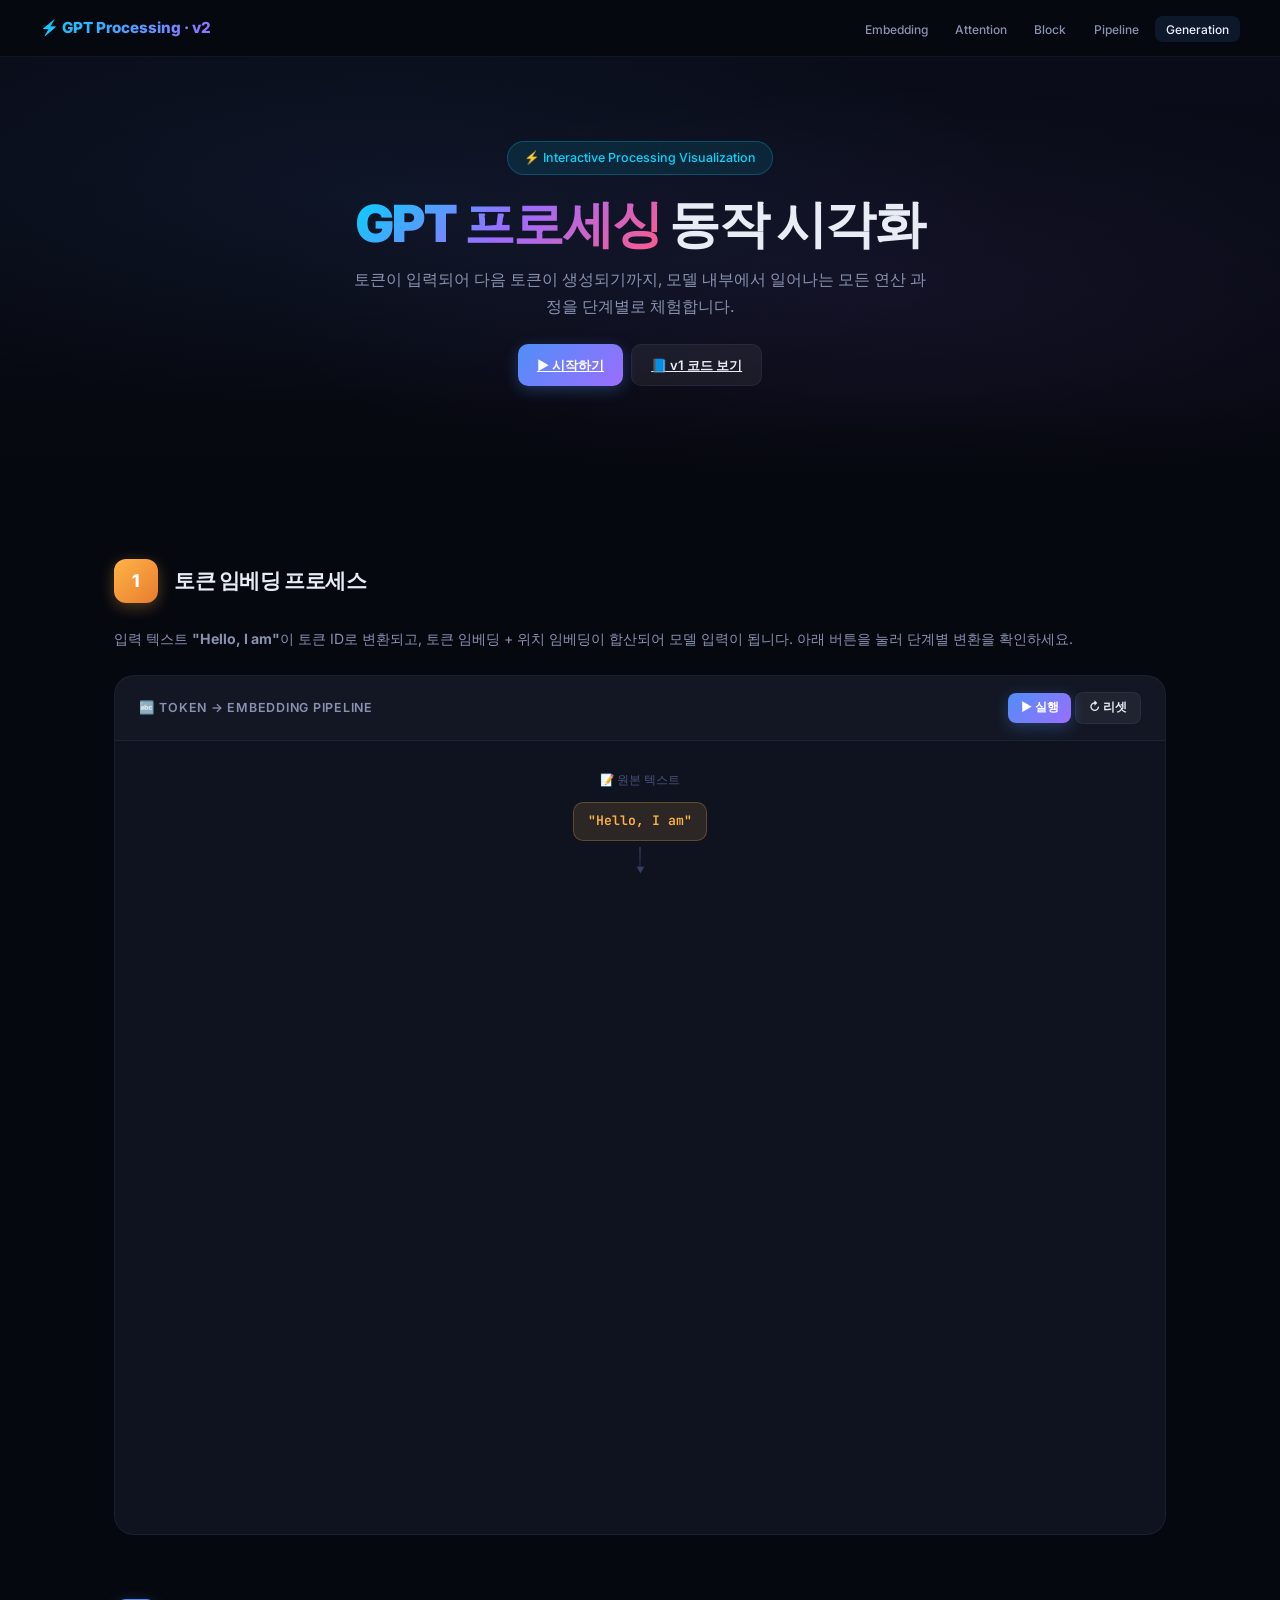
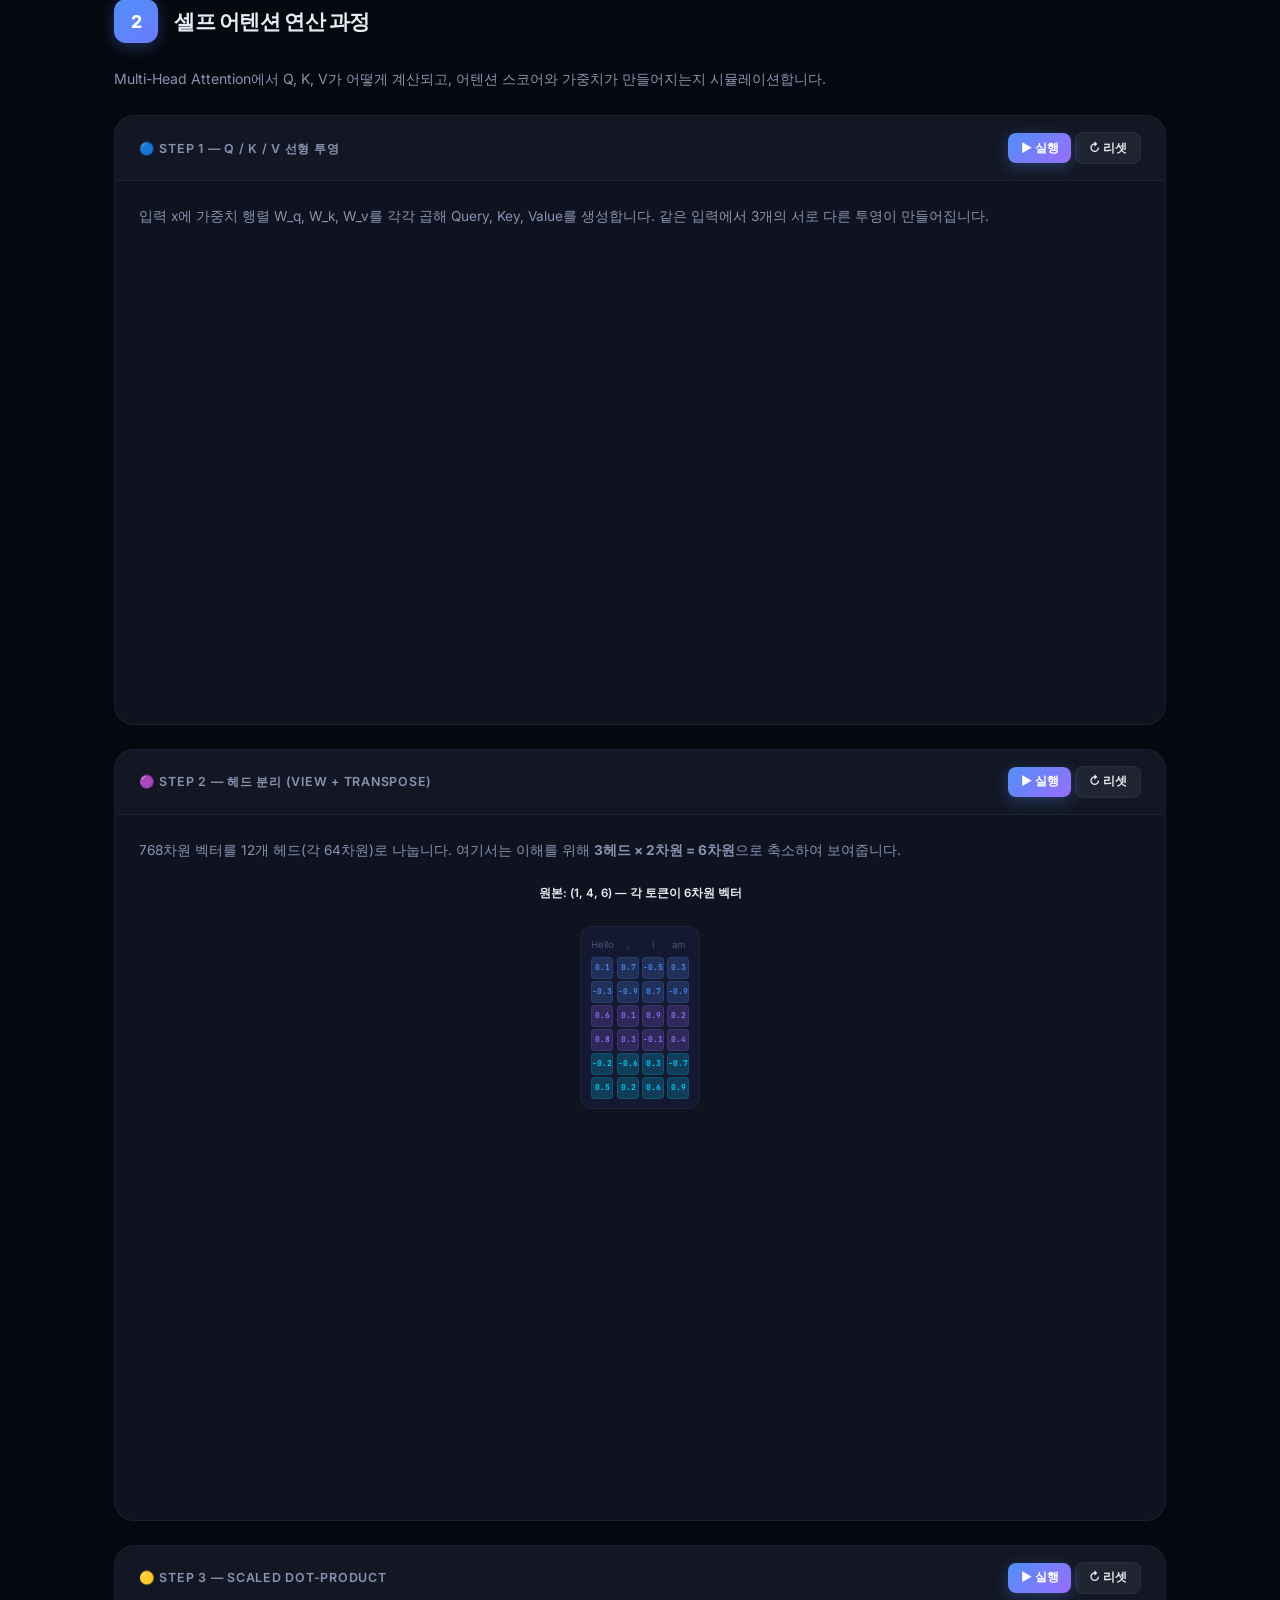
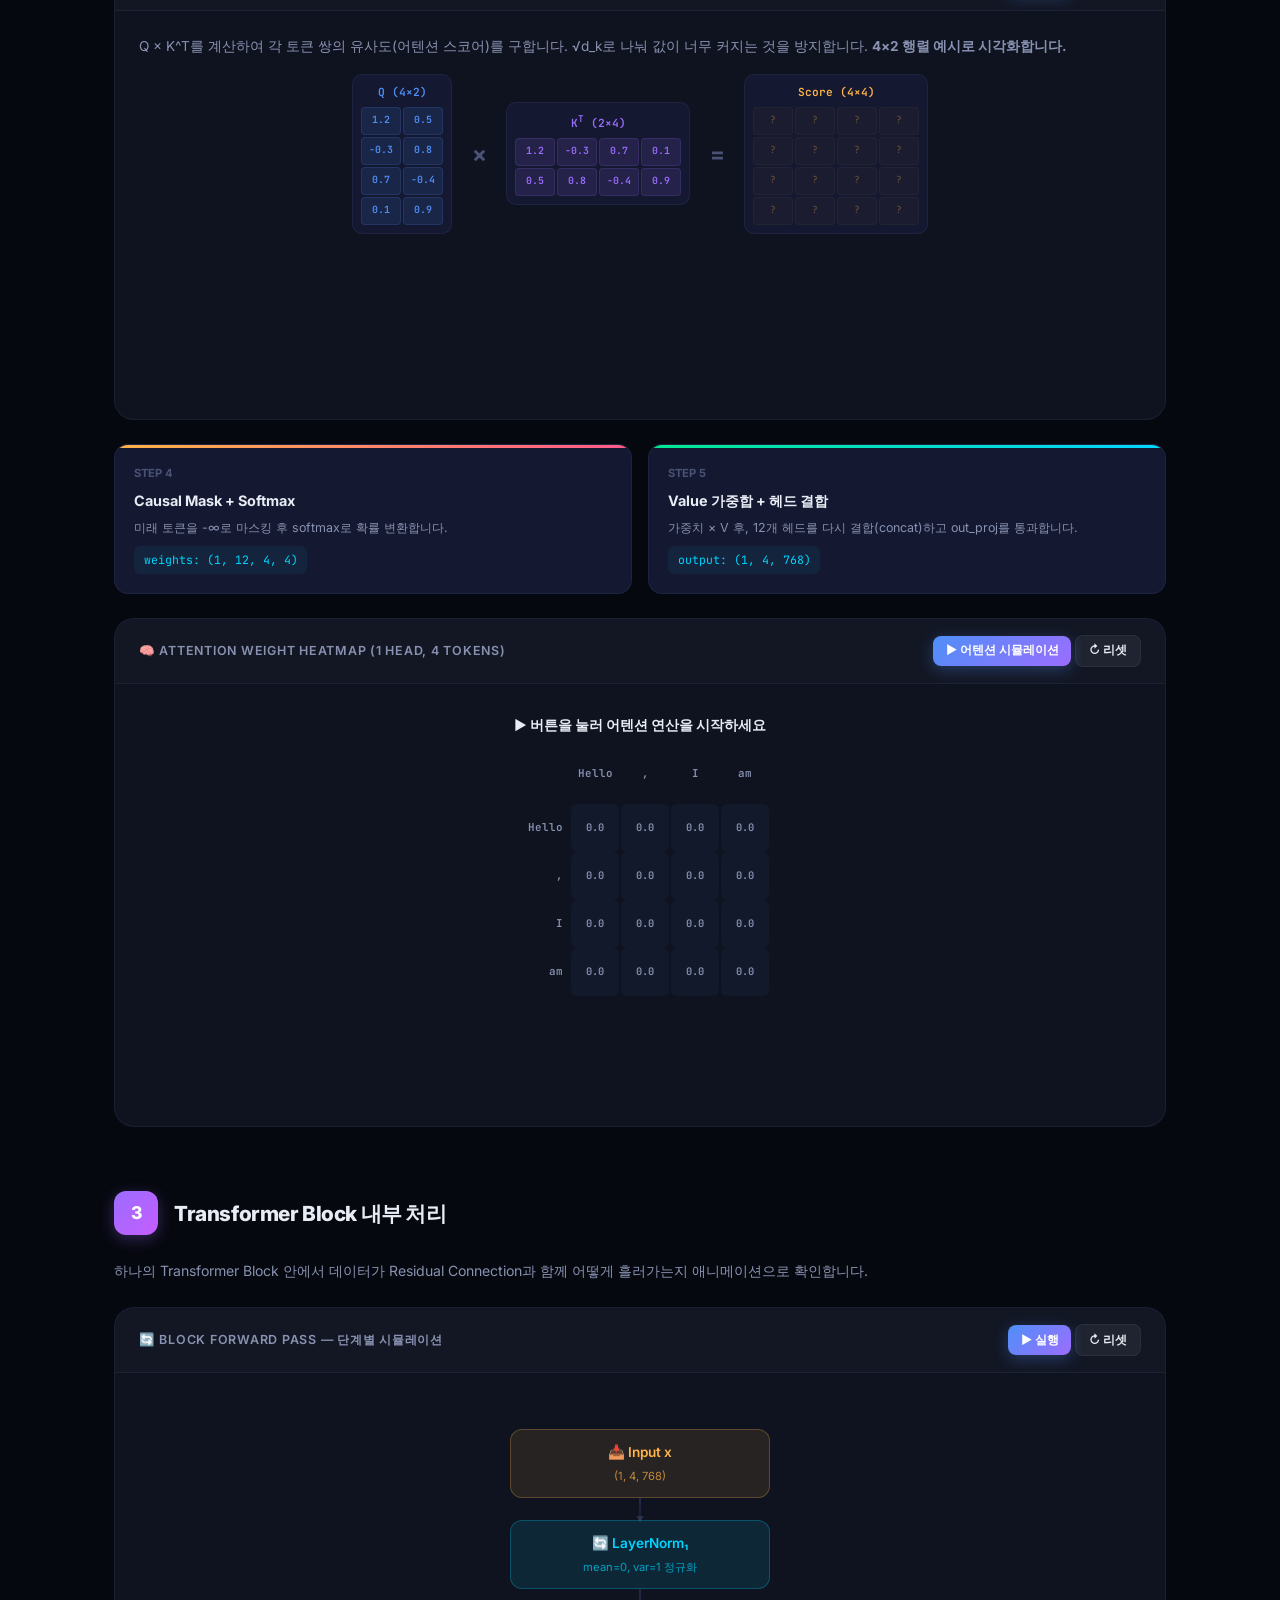
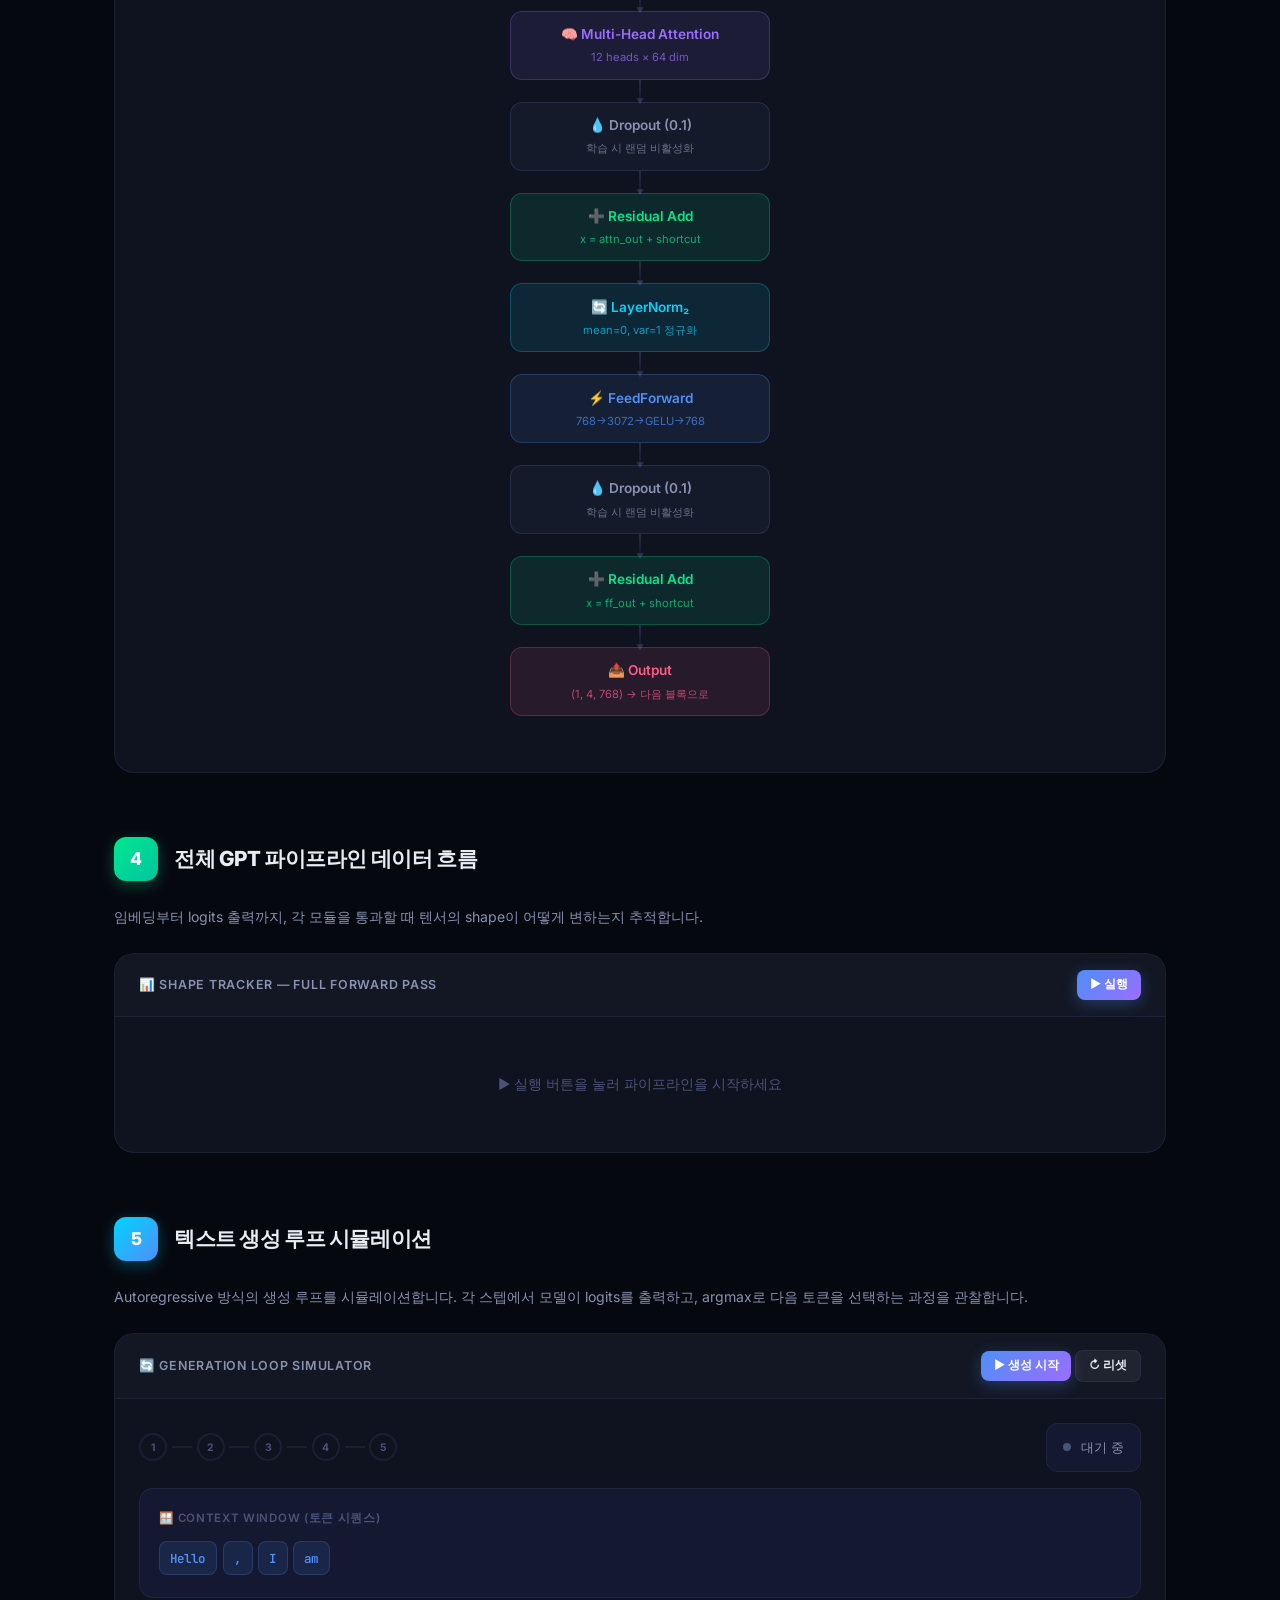
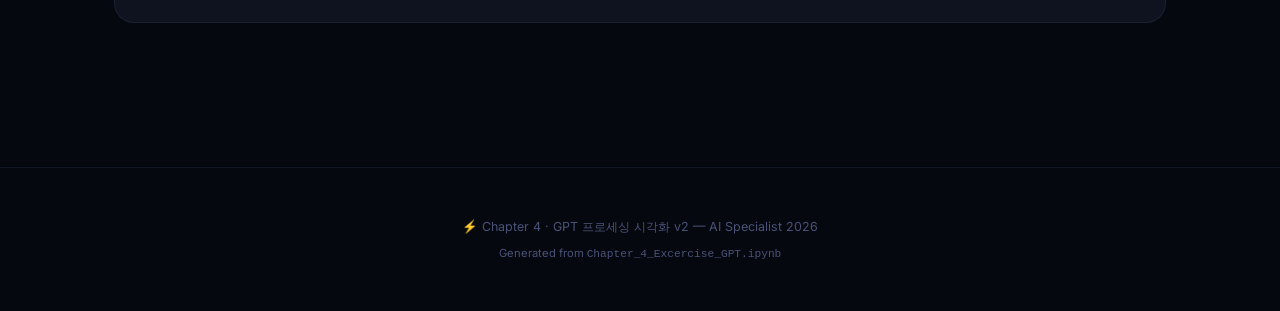
<file: Chapter_4_Excercise_GPT_v2.html>
<!DOCTYPE html>
<html lang="ko">
<head>
    <meta charset="UTF-8">
    <meta name="viewport" content="width=device-width, initial-scale=1.0">
    <title>Chapter 4. GPT 프로세싱 시각화 — v2</title>
    <meta name="description" content="GPT 모델 내부 프로세싱 동작을 단계별 인터랙티브 애니메이션으로 시각화">
    <link href="https://fonts.googleapis.com/css2?family=Inter:wght@300;400;500;600;700;800;900&family=JetBrains+Mono:wght@400;500;600&display=swap" rel="stylesheet">
    <style>
        :root {
            --bg: #06080f;
            --bg-card: #0f1320;
            --bg-panel: #141830;
            --bg-surface: #1a1e38;
            --text: #e8ecf4;
            --text-dim: #8892b0;
            --text-muted: #4a5278;
            --blue: #4f8ff7;
            --purple: #9b6dff;
            --cyan: #00d4ff;
            --green: #00e88f;
            --amber: #ffb347;
            --rose: #ff5a8a;
            --indigo: #6c7cff;
            --border: rgba(100,120,180,0.12);
            --glow-blue: 0 0 40px rgba(79,143,247,0.2);
            --glow-purple: 0 0 40px rgba(155,109,255,0.2);
            --glow-cyan: 0 0 40px rgba(0,212,255,0.2);
        }
        * { margin:0; padding:0; box-sizing:border-box; }
        html { scroll-behavior: smooth; }
        body {
            font-family:'Inter',-apple-system,sans-serif;
            background: var(--bg);
            color: var(--text);
            line-height: 1.7;
            overflow-x: hidden;
        }

        /* ─── Scroll Progress ─── */
        .scroll-bar { position:fixed; top:0; left:0; height:3px; background:linear-gradient(90deg,var(--blue),var(--purple),var(--cyan)); z-index:10000; transition:width .1s; }

        /* ─── Nav ─── */
        .nav {
            position:fixed; top:0; left:0; right:0; z-index:9999;
            background:rgba(6,8,15,0.88); backdrop-filter:blur(20px);
            border-bottom:1px solid var(--border); padding:0 2rem;
        }
        .nav-inner { max-width:1200px; margin:0 auto; display:flex; align-items:center; justify-content:space-between; height:56px; }
        .nav-brand { font-weight:800; font-size:.95rem; background:linear-gradient(135deg,var(--cyan),var(--purple)); -webkit-background-clip:text; -webkit-text-fill-color:transparent; }
        .nav-pills { display:flex; gap:.3rem; list-style:none; }
        .nav-pills a { color:var(--text-dim); text-decoration:none; font-size:.75rem; font-weight:500; padding:.35rem .7rem; border-radius:8px; transition:all .2s; }
        .nav-pills a:hover,.nav-pills a.active { color:var(--text); background:rgba(79,143,247,.12); }

        /* ─── Hero ─── */
        .hero {
            position:relative; min-height:55vh; display:flex; align-items:center; justify-content:center; text-align:center;
            background: radial-gradient(ellipse at 30% 40%, rgba(79,143,247,.08) 0%, transparent 50%),
                        radial-gradient(ellipse at 70% 60%, rgba(155,109,255,.08) 0%, transparent 50%),
                        linear-gradient(180deg, #0a0d1a 0%, var(--bg) 100%);
            padding:5rem 2rem 3rem; overflow:hidden;
        }
        .hero::after { content:''; position:absolute; bottom:0; left:0; right:0; height:100px; background:linear-gradient(transparent,var(--bg)); }
        .hero-content { position:relative; z-index:2; }
        .hero-badge { display:inline-flex; align-items:center; gap:.5rem; padding:.35rem 1rem; border-radius:100px; background:rgba(0,212,255,.1); border:1px solid rgba(0,212,255,.25); font-size:.78rem; font-weight:500; color:var(--cyan); margin-bottom:1.2rem; }
        .hero h1 { font-size:clamp(2rem,5vw,3.2rem); font-weight:900; letter-spacing:-.03em; margin-bottom:.8rem; line-height:1.15; }
        .hero .grad { background:linear-gradient(135deg,#00d4ff,#9b6dff,#ff5a8a); -webkit-background-clip:text; -webkit-text-fill-color:transparent; }
        .hero p { font-size:1rem; color:var(--text-dim); max-width:580px; margin:0 auto 1.5rem; }

        /* ─── Container ─── */
        .container { max-width:1100px; margin:0 auto; padding:0 1.5rem 5rem; position:relative; z-index:1; }

        /* ─── Section ─── */
        .viz-section { margin:4rem 0; }
        .viz-section-header { display:flex; align-items:center; gap:1rem; margin-bottom:1.5rem; }
        .viz-num { width:44px; height:44px; border-radius:12px; display:flex; align-items:center; justify-content:center; font-weight:800; font-size:1.1rem; flex-shrink:0; color:#fff; }
        .viz-num.n1 { background:linear-gradient(135deg,var(--amber),#e87d2f); box-shadow:0 4px 15px rgba(255,179,71,.3); }
        .viz-num.n2 { background:linear-gradient(135deg,var(--blue),var(--indigo)); box-shadow:0 4px 15px rgba(79,143,247,.3); }
        .viz-num.n3 { background:linear-gradient(135deg,var(--purple),#c55dff); box-shadow:0 4px 15px rgba(155,109,255,.3); }
        .viz-num.n4 { background:linear-gradient(135deg,var(--green),#00c4a0); box-shadow:0 4px 15px rgba(0,232,143,.3); }
        .viz-num.n5 { background:linear-gradient(135deg,var(--cyan),var(--blue)); box-shadow:0 4px 15px rgba(0,212,255,.3); }
        .viz-title { font-size:1.3rem; font-weight:800; letter-spacing:-.02em; }
        .viz-desc { color:var(--text-dim); font-size:.88rem; margin-bottom:1.5rem; line-height:1.7; }

        /* ─── Panel (common) ─── */
        .panel {
            background:var(--bg-card); border:1px solid var(--border); border-radius:20px;
            overflow:hidden; transition:all .3s; margin-bottom:1.5rem;
        }
        .panel:hover { border-color:rgba(79,143,247,.2); box-shadow:var(--glow-blue); }
        .panel-header {
            display:flex; align-items:center; justify-content:space-between;
            padding:1rem 1.5rem; background:rgba(255,255,255,.015); border-bottom:1px solid var(--border);
        }
        .panel-label { font-size:.78rem; font-weight:600; color:var(--text-dim); text-transform:uppercase; letter-spacing:.06em; }
        .panel-body { padding:1.5rem; }

        /* ─── Buttons ─── */
        .btn {
            display:inline-flex; align-items:center; gap:.4rem;
            padding:.55rem 1.2rem; border-radius:10px; font-size:.82rem; font-weight:600;
            border:none; cursor:pointer; transition:all .25s; font-family:'Inter',sans-serif;
        }
        .btn-primary { background:linear-gradient(135deg,var(--blue),var(--purple)); color:#fff; box-shadow:0 4px 15px rgba(79,143,247,.3); }
        .btn-primary:hover { transform:translateY(-2px); box-shadow:0 6px 20px rgba(79,143,247,.4); }
        .btn-primary:active { transform:translateY(0); }
        .btn-secondary { background:rgba(255,255,255,.06); color:var(--text); border:1px solid var(--border); }
        .btn-secondary:hover { background:rgba(79,143,247,.1); border-color:rgba(79,143,247,.3); }
        .btn-sm { padding:.4rem .8rem; font-size:.75rem; border-radius:8px; }
        .btn-group { display:flex; gap:.5rem; flex-wrap:wrap; margin-top:1rem; }

        /* ─── TOKEN EMBEDDING VIZ ─── */
        .token-flow { display:flex; flex-direction:column; align-items:center; gap:0; }
        .token-row { display:flex; align-items:center; gap:.5rem; margin:.3rem 0; flex-wrap:wrap; justify-content:center; }
        .token-chip {
            padding:.45rem .9rem; border-radius:10px; font-family:'JetBrains Mono',monospace; font-size:.82rem; font-weight:600;
            transition:all .4s cubic-bezier(.4,0,.2,1); position:relative; white-space:nowrap;
        }
        .tc-word { background:rgba(255,179,71,.12); color:var(--amber); border:1px solid rgba(255,179,71,.25); }
        .tc-id { background:rgba(79,143,247,.12); color:var(--blue); border:1px solid rgba(79,143,247,.25); }
        .tc-emb { background:rgba(155,109,255,.12); color:var(--purple); border:1px solid rgba(155,109,255,.25); }
        .tc-pos { background:rgba(0,212,255,.12); color:var(--cyan); border:1px solid rgba(0,212,255,.25); }
        .tc-sum { background:rgba(0,232,143,.12); color:var(--green); border:1px solid rgba(0,232,143,.25); }
        .flow-arrow {
            width:2px; height:24px; background:linear-gradient(to bottom,rgba(100,120,180,.3),rgba(100,120,180,.1));
            position:relative; margin:.1rem 0;
        }
        .flow-arrow::after { content:'▼'; position:absolute; bottom:-7px; left:50%; transform:translateX(-50%); font-size:.55rem; color:rgba(100,120,180,.4); }
        .flow-label { font-size:.72rem; color:var(--text-muted); font-weight:500; margin:.4rem 0; text-align:center; }
        .token-chip.highlight { transform:scale(1.08); box-shadow:0 0 20px currentColor; z-index:2; }

        /* ─── MATRIX / HEATMAP ─── */
        .matrix-container { display:flex; flex-direction:column; align-items:center; gap:1rem; }
        .matrix-grid { display:inline-grid; gap:2px; }
        .matrix-cell {
            width:48px; height:48px; border-radius:6px; display:flex; align-items:center; justify-content:center;
            font-family:'JetBrains Mono',monospace; font-size:.65rem; font-weight:600;
            transition:all .35s ease; cursor:default; position:relative;
        }
        .matrix-cell:hover { transform:scale(1.15); z-index:2; }
        .matrix-header-cell {
            width:48px; height:28px; display:flex; align-items:center; justify-content:center;
            font-family:'JetBrains Mono',monospace; font-size:.68rem; font-weight:600; color:var(--text-dim);
        }
        .matrix-label { font-size:.78rem; font-weight:600; color:var(--text-dim); margin-bottom:.3rem; }
        .matrix-row-label {
            width:60px; height:48px; display:flex; align-items:center; justify-content:flex-end; padding-right:8px;
            font-family:'JetBrains Mono',monospace; font-size:.68rem; font-weight:600; color:var(--text-dim);
        }
        .matrix-wrapper { display:flex; align-items:flex-start; gap:0; }

        /* ─── ATTN STEP CARDS ─── */
        .step-cards { display:grid; grid-template-columns:repeat(auto-fit,minmax(240px,1fr)); gap:1rem; }
        .step-card {
            background:var(--bg-panel); border:1px solid var(--border); border-radius:14px;
            padding:1.2rem; transition:all .3s; position:relative; overflow:hidden;
        }
        .step-card::before { content:''; position:absolute; top:0; left:0; right:0; height:3px; }
        .step-card.s1::before { background:linear-gradient(90deg,var(--blue),var(--indigo)); }
        .step-card.s2::before { background:linear-gradient(90deg,var(--purple),var(--rose)); }
        .step-card.s3::before { background:linear-gradient(90deg,var(--cyan),var(--green)); }
        .step-card.s4::before { background:linear-gradient(90deg,var(--amber),var(--rose)); }
        .step-card.s5::before { background:linear-gradient(90deg,var(--green),var(--cyan)); }
        .step-card:hover { transform:translateY(-3px); border-color:rgba(79,143,247,.2); }
        .step-card .num { font-size:.7rem; font-weight:700; color:var(--text-muted); margin-bottom:.4rem; }
        .step-card .title { font-size:.9rem; font-weight:700; margin-bottom:.35rem; }
        .step-card .desc { font-size:.78rem; color:var(--text-dim); line-height:1.5; }
        .step-card .shape { font-family:'JetBrains Mono',monospace; font-size:.72rem; color:var(--cyan); margin-top:.5rem; background:rgba(0,212,255,.06); padding:.25rem .6rem; border-radius:6px; display:inline-block; }

        /* ─── TRANSFORMER BLOCK ANIM ─── */
        .tf-block-viz {
            display:flex; flex-direction:column; align-items:center; gap:0; position:relative;
            padding:2rem 0;
        }
        .tf-node {
            padding:.7rem 1.6rem; border-radius:12px; font-weight:600; font-size:.85rem;
            text-align:center; transition:all .4s cubic-bezier(.4,0,.2,1); position:relative;
            min-width:260px;
        }
        .tf-node .sub { font-size:.7rem; font-weight:400; opacity:.7; display:block; margin-top:.15rem; }
        .tf-node.active { transform:scale(1.06); z-index:2; }
        .tf-node.done { opacity:.5; }
        .tf-input { background:rgba(255,179,71,.1); border:1px solid rgba(255,179,71,.25); color:var(--amber); }
        .tf-norm { background:rgba(0,212,255,.1); border:1px solid rgba(0,212,255,.25); color:var(--cyan); }
        .tf-attn { background:rgba(155,109,255,.1); border:1px solid rgba(155,109,255,.25); color:var(--purple); }
        .tf-drop { background:rgba(100,120,180,.08); border:1px solid rgba(100,120,180,.2); color:var(--text-dim); }
        .tf-res { background:rgba(0,232,143,.1); border:1px solid rgba(0,232,143,.25); color:var(--green); }
        .tf-ff { background:rgba(79,143,247,.1); border:1px solid rgba(79,143,247,.25); color:var(--blue); }
        .tf-out { background:rgba(255,90,138,.1); border:1px solid rgba(255,90,138,.25); color:var(--rose); }
        .tf-arrow { width:2px; height:22px; background:linear-gradient(to bottom,rgba(100,120,180,.25),rgba(100,120,180,.08)); position:relative; }
        .tf-arrow::after { content:'▼'; position:absolute; bottom:-7px; left:50%; transform:translateX(-50%); font-size:.5rem; color:rgba(100,120,180,.3); }
        .tf-node.active.tf-input { box-shadow:0 0 25px rgba(255,179,71,.3); }
        .tf-node.active.tf-norm { box-shadow:0 0 25px rgba(0,212,255,.3); }
        .tf-node.active.tf-attn { box-shadow:0 0 25px rgba(155,109,255,.3); }
        .tf-node.active.tf-drop { box-shadow:0 0 25px rgba(100,120,180,.2); }
        .tf-node.active.tf-res { box-shadow:0 0 25px rgba(0,232,143,.3); }
        .tf-node.active.tf-ff { box-shadow:0 0 25px rgba(79,143,247,.3); }
        .tf-node.active.tf-out { box-shadow:0 0 25px rgba(255,90,138,.3); }
        .tf-repeat { border:2px dashed rgba(155,109,255,.2); border-radius:16px; padding:1rem 1.5rem; position:relative; margin:.25rem 0; }
        .tf-repeat-label { position:absolute; top:-10px; right:16px; background:var(--bg-card); padding:0 .5rem; font-size:.68rem; font-weight:600; color:var(--purple); }
        .tf-data-pill {
            position:absolute; left:calc(50% + 180px); top:50%; transform:translateY(-50%);
            background:var(--bg-surface); border:1px solid var(--border); border-radius:10px;
            padding:.5rem .8rem; font-family:'JetBrains Mono',monospace; font-size:.68rem;
            color:var(--cyan); white-space:nowrap; opacity:0; transition:all .4s;
        }
        .tf-data-pill.visible { opacity:1; }

        /* ─── GENERATION LOOP SIMULATOR ─── */
        .gen-sim { display:flex; flex-direction:column; gap:1rem; }
        .gen-context {
            background:var(--bg-panel); border:1px solid var(--border); border-radius:14px;
            padding:1.2rem; min-height:100px;
        }
        .gen-context-label { font-size:.72rem; font-weight:600; color:var(--text-muted); text-transform:uppercase; letter-spacing:.06em; margin-bottom:.6rem; }
        .gen-tokens { display:flex; flex-wrap:wrap; gap:.35rem; min-height:40px; align-items:center; }
        .gen-token {
            padding:.35rem .65rem; border-radius:8px; font-family:'JetBrains Mono',monospace;
            font-size:.78rem; font-weight:600; animation:tokenAppear .4s ease both;
        }
        @keyframes tokenAppear { from { opacity:0; transform:scale(.7) translateY(8px); } to { opacity:1; transform:scale(1) translateY(0); } }
        .gt-input { background:rgba(79,143,247,.12); color:var(--blue); border:1px solid rgba(79,143,247,.2); }
        .gt-new { background:rgba(0,232,143,.15); color:var(--green); border:1px solid rgba(0,232,143,.3); box-shadow:0 0 12px rgba(0,232,143,.2); }
        .gen-status {
            display:flex; align-items:center; gap:.6rem;
            font-size:.82rem; color:var(--text-dim); padding:.8rem 1rem;
            background:var(--bg-panel); border:1px solid var(--border); border-radius:12px;
        }
        .gen-status .dot { width:8px; height:8px; border-radius:50%; background:var(--green); animation:pulse 1.5s infinite; }
        @keyframes pulse { 0%,100% { opacity:1; } 50% { opacity:.3; } }
        .gen-step-indicator {
            display:flex; gap:.3rem; align-items:center;
        }
        .gen-step-dot {
            width:28px; height:28px; border-radius:50%; display:flex; align-items:center; justify-content:center;
            font-size:.65rem; font-weight:700; border:2px solid var(--border); color:var(--text-muted);
            transition:all .3s;
        }
        .gen-step-dot.active { border-color:var(--blue); color:var(--blue); background:rgba(79,143,247,.1); box-shadow:0 0 12px rgba(79,143,247,.3); }
        .gen-step-dot.done { border-color:var(--green); color:var(--green); background:rgba(0,232,143,.1); }
        .gen-step-line { width:20px; height:2px; background:var(--border); }

        /* ─── LOGITS BAR ─── */
        .logits-viz { margin-top:1rem; }
        .logit-bar-row { display:flex; align-items:center; gap:.5rem; margin-bottom:.3rem; }
        .logit-label { width:80px; text-align:right; font-family:'JetBrains Mono',monospace; font-size:.72rem; color:var(--text-dim); }
        .logit-bar-bg { flex:1; height:22px; background:rgba(255,255,255,.03); border-radius:6px; overflow:hidden; position:relative; }
        .logit-bar {
            height:100%; border-radius:6px; transition:width .6s cubic-bezier(.4,0,.2,1);
            display:flex; align-items:center; padding-left:6px;
            font-family:'JetBrains Mono',monospace; font-size:.65rem; font-weight:600; color:rgba(255,255,255,.8);
        }
        .logit-bar.top { background:linear-gradient(90deg,var(--green),rgba(0,232,143,.6)); }
        .logit-bar.other { background:rgba(79,143,247,.3); }
        .logit-val { width:50px; font-family:'JetBrains Mono',monospace; font-size:.7rem; color:var(--text-muted); }

        /* ─── SHAPE TRACKER ─── */
        .shape-tracker {
            display:flex; align-items:center; gap:.5rem; flex-wrap:wrap; justify-content:center;
            margin:1rem 0; padding:.8rem; background:rgba(0,212,255,.04); border:1px solid rgba(0,212,255,.12);
            border-radius:12px;
        }
        .st-badge { padding:.3rem .7rem; border-radius:8px; font-family:'JetBrains Mono',monospace; font-size:.72rem; font-weight:600; }
        .st-op { background:rgba(255,179,71,.1); color:var(--amber); border:1px solid rgba(255,179,71,.15); }
        .st-shape { background:rgba(0,212,255,.1); color:var(--cyan); border:1px solid rgba(0,212,255,.15); }
        .st-arr { color:var(--text-muted); font-size:.9rem; }

        /* ─── QKV PROJECTION VIZ ─── */
        .qkv-viz { display:flex; flex-direction:column; gap:1.2rem; }
        .qkv-row { display:flex; align-items:center; gap:.6rem; flex-wrap:wrap; justify-content:center; }
        .qkv-block {
            padding:.5rem 1rem; border-radius:10px; font-family:'JetBrains Mono',monospace;
            font-size:.78rem; font-weight:600; text-align:center; transition:all .5s cubic-bezier(.4,0,.2,1);
            opacity:0; transform:scale(.8);
        }
        .qkv-block.show { opacity:1; transform:scale(1); }
        .qkv-x { background:rgba(255,179,71,.1); color:var(--amber); border:1px solid rgba(255,179,71,.2); }
        .qkv-w { background:rgba(100,120,180,.1); color:var(--text-dim); border:1px solid rgba(100,120,180,.2); }
        .qkv-q { background:rgba(79,143,247,.12); color:var(--blue); border:1px solid rgba(79,143,247,.25); box-shadow:0 0 15px rgba(79,143,247,.15); }
        .qkv-k { background:rgba(155,109,255,.12); color:var(--purple); border:1px solid rgba(155,109,255,.25); box-shadow:0 0 15px rgba(155,109,255,.15); }
        .qkv-v { background:rgba(0,232,143,.12); color:var(--green); border:1px solid rgba(0,232,143,.25); box-shadow:0 0 15px rgba(0,232,143,.15); }
        .qkv-op { color:var(--text-muted); font-size:1.1rem; font-weight:700; }
        .qkv-label { font-size:.72rem; color:var(--text-muted); font-weight:500; text-align:center; margin-bottom:.2rem; }

        /* ─── HEAD SPLIT VIZ ─── */
        .head-split-viz { display:flex; flex-direction:column; align-items:center; gap:1rem; }
        .tensor-3d {
            display:flex; gap:3px; padding:.6rem; border-radius:12px;
            border:1px solid var(--border); background:var(--bg-panel);
            transition:all .6s cubic-bezier(.4,0,.2,1);
        }
        .tensor-3d.flash { box-shadow:0 0 25px rgba(155,109,255,.3); }
        .tensor-dim {
            display:flex; flex-direction:column; gap:2px;
        }
        .tensor-cell {
            width:22px; height:22px; border-radius:4px; font-size:.5rem;
            display:flex; align-items:center; justify-content:center;
            font-family:'JetBrains Mono',monospace; font-weight:600;
            transition:all .4s;
        }
        .tensor-cell.h0 { background:rgba(79,143,247,.2); color:var(--blue); border:1px solid rgba(79,143,247,.15); }
        .tensor-cell.h1 { background:rgba(155,109,255,.2); color:var(--purple); border:1px solid rgba(155,109,255,.15); }
        .tensor-cell.h2 { background:rgba(0,212,255,.2); color:var(--cyan); border:1px solid rgba(0,212,255,.15); }
        .head-bracket {
            border:2px dashed; border-radius:10px; padding:.4rem;
            display:flex; gap:2px; position:relative; transition:all .5s;
        }
        .head-bracket.hb0 { border-color:rgba(79,143,247,.3); }
        .head-bracket.hb1 { border-color:rgba(155,109,255,.3); }
        .head-bracket.hb2 { border-color:rgba(0,212,255,.3); }
        .head-bracket-label {
            position:absolute; top:-9px; left:50%; transform:translateX(-50%);
            background:var(--bg-card); padding:0 .4rem;
            font-size:.6rem; font-weight:600; white-space:nowrap;
        }
        .hb0 .head-bracket-label { color:var(--blue); }
        .hb1 .head-bracket-label { color:var(--purple); }
        .hb2 .head-bracket-label { color:var(--cyan); }
        .split-arrow-container {
            display:flex; flex-direction:column; align-items:center; gap:.1rem;
            color:var(--text-muted); font-size:.75rem;
        }
        .split-arrow-container .op-name {
            font-family:'JetBrains Mono',monospace; font-size:.7rem; font-weight:600;
            color:var(--amber); background:rgba(255,179,71,.1); padding:.2rem .5rem;
            border-radius:6px; border:1px solid rgba(255,179,71,.15);
        }

        /* ─── DOT PRODUCT VIZ ─── */
        .dot-product-viz { display:flex; flex-direction:column; align-items:center; gap:1rem; }
        .dp-matrices { display:flex; align-items:center; gap:.75rem; flex-wrap:wrap; justify-content:center; }
        .dp-matrix {
            border-radius:10px; border:1px solid var(--border); padding:.5rem;
            background:var(--bg-panel); transition:all .5s;
        }
        .dp-matrix.active { box-shadow:0 0 20px rgba(79,143,247,.2); }
        .dp-matrix-label {
            text-align:center; font-family:'JetBrains Mono',monospace;
            font-size:.7rem; font-weight:600; margin-bottom:.3rem;
        }
        .dp-grid { display:grid; gap:2px; }
        .dp-cell {
            width:40px; height:28px; border-radius:4px; display:flex;
            align-items:center; justify-content:center;
            font-family:'JetBrains Mono',monospace; font-size:.62rem; font-weight:600;
            transition:all .4s;
        }
        .dp-cell.q-cell { background:rgba(79,143,247,.12); color:var(--blue); border:1px solid rgba(79,143,247,.15); }
        .dp-cell.k-cell { background:rgba(155,109,255,.12); color:var(--purple); border:1px solid rgba(155,109,255,.15); }
        .dp-cell.s-cell { background:rgba(255,179,71,.1); color:var(--amber); border:1px solid rgba(255,179,71,.15); }
        .dp-cell.s-cell.computing {
            animation:computePulse .6s ease; background:rgba(255,179,71,.3);
            box-shadow:0 0 10px rgba(255,179,71,.3);
        }
        .dp-cell.highlight-row { background:rgba(79,143,247,.25); box-shadow:0 0 8px rgba(79,143,247,.2); }
        .dp-cell.highlight-col { background:rgba(155,109,255,.25); box-shadow:0 0 8px rgba(155,109,255,.2); }
        @keyframes computePulse { 0%{transform:scale(1)} 50%{transform:scale(1.15)} 100%{transform:scale(1)} }
        .dp-op-symbol {
            font-size:1.4rem; font-weight:700; color:var(--text-muted);
            display:flex; align-items:center; justify-content:center; width:30px;
        }
        .dp-annotation {
            text-align:center; font-size:.75rem; color:var(--text-dim);
            background:var(--bg-panel); padding:.5rem 1rem; border-radius:8px;
            border:1px solid var(--border); max-width:500px;
            opacity:0; transition:all .4s; font-family:'JetBrains Mono',monospace;
        }
        .dp-annotation.show { opacity:1; }

        /* ─── FOOTER ─── */
        .footer { text-align:center; padding:3rem 2rem; border-top:1px solid var(--border); color:var(--text-muted); font-size:.78rem; }

        /* ─── Responsive ─── */
        @media(max-width:768px) {
            .nav-pills { display:none; }
            .hero { min-height:45vh; }
            .container { padding:0 1rem 4rem; }
            .matrix-cell { width:36px; height:36px; font-size:.55rem; }
            .tf-node { min-width:200px; font-size:.78rem; }
            .step-cards { grid-template-columns:1fr; }
            .tf-data-pill { display:none; }
        }
    </style>
</head>
<body>

<div class="scroll-bar" id="scrollBar"></div>

<nav class="nav">
    <div class="nav-inner">
        <div class="nav-brand">⚡ GPT Processing · v2</div>
        <ul class="nav-pills">
            <li><a href="#sec-embed">Embedding</a></li>
            <li><a href="#sec-attn">Attention</a></li>
            <li><a href="#sec-tfblock">Block</a></li>
            <li><a href="#sec-pipeline">Pipeline</a></li>
            <li><a href="#sec-gen">Generation</a></li>
        </ul>
    </div>
</nav>

<header class="hero">
    <div class="hero-content">
        <div class="hero-badge">⚡ Interactive Processing Visualization</div>
        <h1><span class="grad">GPT 프로세싱</span> 동작 시각화</h1>
        <p>토큰이 입력되어 다음 토큰이 생성되기까지, 모델 내부에서 일어나는 모든 연산 과정을 단계별로 체험합니다.</p>
        <div class="btn-group" style="justify-content:center">
            <a href="#sec-embed" class="btn btn-primary">▶ 시작하기</a>
            <a href="Chapter_4_Excercise_GPT.html" class="btn btn-secondary">📘 v1 코드 보기</a>
        </div>
    </div>
</header>

<main class="container">

    <!-- ═══════════════════════════════════════════════════ -->
    <!-- SECTION 1: EMBEDDING -->
    <!-- ═══════════════════════════════════════════════════ -->
    <div class="viz-section" id="sec-embed">
        <div class="viz-section-header">
            <div class="viz-num n1">1</div>
            <h2 class="viz-title">토큰 임베딩 프로세스</h2>
        </div>
        <p class="viz-desc">입력 텍스트 <strong>"Hello, I am"</strong>이 토큰 ID로 변환되고, 토큰 임베딩 + 위치 임베딩이 합산되어 모델 입력이 됩니다. 아래 버튼을 눌러 단계별 변환을 확인하세요.</p>

        <div class="panel">
            <div class="panel-header">
                <span class="panel-label">🔤 Token → Embedding Pipeline</span>
                <div>
                    <button class="btn btn-primary btn-sm" onclick="runEmbeddingAnim()">▶ 실행</button>
                    <button class="btn btn-secondary btn-sm" onclick="resetEmbeddingAnim()">↻ 리셋</button>
                </div>
            </div>
            <div class="panel-body">
                <div class="token-flow" id="embFlow">
                    <!-- Step 1: Text -->
                    <div class="flow-label">📝 원본 텍스트</div>
                    <div class="token-row" id="emb-step-text">
                        <span class="token-chip tc-word">"Hello, I am"</span>
                    </div>
                    <div class="flow-arrow"></div>

                    <!-- Step 2: Token IDs (hidden initially) -->
                    <div id="emb-step-ids" style="opacity:0;transition:all .5s">
                        <div class="flow-label">🔢 BPE 토큰화 (tiktoken gpt2)</div>
                        <div class="token-row">
                            <span class="token-chip tc-id" data-tok="Hello">15496</span>
                            <span class="token-chip tc-id" data-tok=",">,11</span>
                            <span class="token-chip tc-id" data-tok=" I">314</span>
                            <span class="token-chip tc-id" data-tok=" am">716</span>
                        </div>
                        <div class="flow-arrow"></div>
                    </div>

                    <!-- Step 3: Token Embedding -->
                    <div id="emb-step-tok" style="opacity:0;transition:all .5s">
                        <div class="flow-label">📦 토큰 임베딩 — nn.Embedding(50257, 768)</div>
                        <div class="token-row">
                            <span class="token-chip tc-emb">[0.12, -0.34, ..., 0.56]</span>
                            <span class="token-chip tc-emb">[0.78, 0.23, ..., -0.11]</span>
                            <span class="token-chip tc-emb">[-0.45, 0.67, ..., 0.89]</span>
                            <span class="token-chip tc-emb">[0.33, -0.90, ..., 0.21]</span>
                        </div>
                        <div class="shape-tracker">
                            <span class="st-badge st-op">tok_emb(x)</span>
                            <span class="st-arr">→</span>
                            <span class="st-badge st-shape">(1, 4, 768)</span>
                        </div>
                        <div class="flow-arrow"></div>
                    </div>

                    <!-- Step 4: Position Embedding -->
                    <div id="emb-step-pos" style="opacity:0;transition:all .5s">
                        <div class="flow-label">📍 위치 임베딩 — nn.Embedding(1024, 768)</div>
                        <div class="token-row">
                            <span class="token-chip tc-pos">pos[0]</span>
                            <span class="token-chip tc-pos">pos[1]</span>
                            <span class="token-chip tc-pos">pos[2]</span>
                            <span class="token-chip tc-pos">pos[3]</span>
                        </div>
                        <div class="shape-tracker">
                            <span class="st-badge st-op">pos_emb(arange(4))</span>
                            <span class="st-arr">→</span>
                            <span class="st-badge st-shape">(4, 768)</span>
                        </div>
                        <div class="flow-arrow"></div>
                    </div>

                    <!-- Step 5: Sum -->
                    <div id="emb-step-sum" style="opacity:0;transition:all .5s">
                        <div class="flow-label">➕ 합산 + Dropout → 모델 입력</div>
                        <div class="token-row">
                            <span class="token-chip tc-sum">x₀ = tok[0] + pos[0]</span>
                            <span class="token-chip tc-sum">x₁ = tok[1] + pos[1]</span>
                            <span class="token-chip tc-sum">x₂ = tok[2] + pos[2]</span>
                            <span class="token-chip tc-sum">x₃ = tok[3] + pos[3]</span>
                        </div>
                        <div class="shape-tracker">
                            <span class="st-badge st-op">tok_emb + pos_emb</span>
                            <span class="st-arr">→</span>
                            <span class="st-badge st-shape">(1, 4, 768)</span>
                            <span class="st-arr">→</span>
                            <span class="st-badge st-op">Dropout(0.1)</span>
                        </div>
                    </div>
                </div>
            </div>
        </div>
    </div>

    <!-- ═══════════════════════════════════════════════════ -->
    <!-- SECTION 2: ATTENTION -->
    <!-- ═══════════════════════════════════════════════════ -->
    <div class="viz-section" id="sec-attn">
        <div class="viz-section-header">
            <div class="viz-num n2">2</div>
            <h2 class="viz-title">셀프 어텐션 연산 과정</h2>
        </div>
        <p class="viz-desc">Multi-Head Attention에서 Q, K, V가 어떻게 계산되고, 어텐션 스코어와 가중치가 만들어지는지 시뮬레이션합니다.</p>

        <!-- ═══ STEP 1: QKV Projection ═══ -->
        <div class="panel">
            <div class="panel-header">
                <span class="panel-label">🔵 Step 1 — Q / K / V 선형 투영</span>
                <div>
                    <button class="btn btn-primary btn-sm" onclick="runQKVAnim()">▶ 실행</button>
                    <button class="btn btn-secondary btn-sm" onclick="resetQKVAnim()">↻ 리셋</button>
                </div>
            </div>
            <div class="panel-body">
                <p style="font-size:.85rem;color:var(--text-dim);margin-bottom:1rem">입력 x에 가중치 행렬 W_q, W_k, W_v를 각각 곱해 Query, Key, Value를 생성합니다. 같은 입력에서 3개의 서로 다른 투영이 만들어집니다.</p>
                <div class="qkv-viz" id="qkvViz">
                    <!-- Row: x × W_q = Q -->
                    <div class="qkv-label" id="qkv-label-q" style="opacity:0;transition:all .4s">Query 생성: x × W_query</div>
                    <div class="qkv-row">
                        <div class="qkv-block qkv-x" id="qkv-x1">x<br><span style="font-size:.6rem;opacity:.7">(1, 4, 768)</span></div>
                        <span class="qkv-op" id="qkv-op1" style="opacity:0;transition:all .3s">×</span>
                        <div class="qkv-block qkv-w" id="qkv-w1" style="opacity:0">W_query<br><span style="font-size:.6rem;opacity:.7">(768, 768)</span></div>
                        <span class="qkv-op" id="qkv-eq1" style="opacity:0;transition:all .3s">=</span>
                        <div class="qkv-block qkv-q" id="qkv-q1" style="opacity:0">Q<br><span style="font-size:.6rem;opacity:.7">(1, 4, 768)</span></div>
                    </div>
                    <!-- Row: x × W_k = K -->
                    <div class="qkv-label" id="qkv-label-k" style="opacity:0;transition:all .4s">Key 생성: x × W_key</div>
                    <div class="qkv-row">
                        <div class="qkv-block qkv-x" id="qkv-x2">x<br><span style="font-size:.6rem;opacity:.7">(1, 4, 768)</span></div>
                        <span class="qkv-op" id="qkv-op2" style="opacity:0;transition:all .3s">×</span>
                        <div class="qkv-block qkv-w" id="qkv-w2" style="opacity:0">W_key<br><span style="font-size:.6rem;opacity:.7">(768, 768)</span></div>
                        <span class="qkv-op" id="qkv-eq2" style="opacity:0;transition:all .3s">=</span>
                        <div class="qkv-block qkv-k" id="qkv-k1" style="opacity:0">K<br><span style="font-size:.6rem;opacity:.7">(1, 4, 768)</span></div>
                    </div>
                    <!-- Row: x × W_v = V -->
                    <div class="qkv-label" id="qkv-label-v" style="opacity:0;transition:all .4s">Value 생성: x × W_value</div>
                    <div class="qkv-row">
                        <div class="qkv-block qkv-x" id="qkv-x3">x<br><span style="font-size:.6rem;opacity:.7">(1, 4, 768)</span></div>
                        <span class="qkv-op" id="qkv-op3" style="opacity:0;transition:all .3s">×</span>
                        <div class="qkv-block qkv-w" id="qkv-w3" style="opacity:0">W_value<br><span style="font-size:.6rem;opacity:.7">(768, 768)</span></div>
                        <span class="qkv-op" id="qkv-eq3" style="opacity:0;transition:all .3s">=</span>
                        <div class="qkv-block qkv-v" id="qkv-v1" style="opacity:0">V<br><span style="font-size:.6rem;opacity:.7">(1, 4, 768)</span></div>
                    </div>
                    <div id="qkv-summary" class="shape-tracker" style="opacity:0;transition:all .4s">
                        <span class="st-badge st-op">nn.Linear(768, 768)</span>
                        <span class="st-arr">×3</span>
                        <span class="st-arr">→</span>
                        <span class="st-badge st-shape">Q, K, V 각각 (1, 4, 768)</span>
                    </div>
                </div>
            </div>
        </div>

        <!-- ═══ STEP 2: Head Split ═══ -->
        <div class="panel">
            <div class="panel-header">
                <span class="panel-label">🟣 Step 2 — 헤드 분리 (view + transpose)</span>
                <div>
                    <button class="btn btn-primary btn-sm" onclick="runHeadSplitAnim()">▶ 실행</button>
                    <button class="btn btn-secondary btn-sm" onclick="resetHeadSplitAnim()">↻ 리셋</button>
                </div>
            </div>
            <div class="panel-body">
                <p style="font-size:.85rem;color:var(--text-dim);margin-bottom:1rem">768차원 벡터를 12개 헤드(각 64차원)로 나눕니다. 여기서는 이해를 위해 <strong>3헤드 × 2차원 = 6차원</strong>으로 축소하여 보여줍니다.</p>
                <div class="head-split-viz" id="headSplitViz">
                    <!-- Phase 1: Original flat tensor -->
                    <div class="flow-label" id="hs-label" style="font-weight:600;color:var(--text)">원본: (1, 4, 6) — 각 토큰이 6차원 벡터</div>
                    <div id="hs-phase1">
                        <div class="tensor-3d" id="hs-flat">
                            <!-- 4 tokens × 6 dims, built by JS -->
                        </div>
                    </div>

                    <div id="hs-arrow1" class="split-arrow-container" style="opacity:0;transition:all .4s">
                        <span style="font-size:1rem">↓</span>
                        <span class="op-name">view(1, 4, 3, 2)</span>
                        <span style="font-size:.65rem;color:var(--text-muted)">6 = 3 heads × 2 dim</span>
                    </div>

                    <!-- Phase 2: After view -->
                    <div id="hs-phase2" style="opacity:0;transition:all .5s">
                        <div class="flow-label" style="font-weight:600;color:var(--text)">view 후: (1, 4, 3, 2) — 토큰 안에서 헤드로 분리</div>
                        <div style="display:flex;gap:.6rem;flex-wrap:wrap;justify-content:center;" id="hs-split-tokens"></div>
                    </div>

                    <div id="hs-arrow2" class="split-arrow-container" style="opacity:0;transition:all .4s">
                        <span style="font-size:1rem">↓</span>
                        <span class="op-name">transpose(1, 2)</span>
                        <span style="font-size:.65rem;color:var(--text-muted)">헤드 차원을 토큰 앞으로</span>
                    </div>

                    <!-- Phase 3: After transpose -->
                    <div id="hs-phase3" style="opacity:0;transition:all .5s">
                        <div class="flow-label" style="font-weight:600;color:var(--text)">transpose 후: (1, 3, 4, 2) — 헤드별 독립 처리 가능!</div>
                        <div style="display:flex;gap:1rem;flex-wrap:wrap;justify-content:center;" id="hs-transposed"></div>
                    </div>

                    <div id="hs-summary" class="shape-tracker" style="opacity:0;transition:all .4s">
                        <span class="st-badge st-shape">(1, 4, 768)</span>
                        <span class="st-arr">→</span>
                        <span class="st-badge st-op">view</span>
                        <span class="st-arr">→</span>
                        <span class="st-badge st-shape">(1, 4, 12, 64)</span>
                        <span class="st-arr">→</span>
                        <span class="st-badge st-op">transpose</span>
                        <span class="st-arr">→</span>
                        <span class="st-badge st-shape">(1, 12, 4, 64)</span>
                    </div>
                </div>
            </div>
        </div>

        <!-- ═══ STEP 3: Scaled Dot-Product ═══ -->
        <div class="panel">
            <div class="panel-header">
                <span class="panel-label">🟡 Step 3 — Scaled Dot-Product</span>
                <div>
                    <button class="btn btn-primary btn-sm" onclick="runDotProductAnim()">▶ 실행</button>
                    <button class="btn btn-secondary btn-sm" onclick="resetDotProductAnim()">↻ 리셋</button>
                </div>
            </div>
            <div class="panel-body">
                <p style="font-size:.85rem;color:var(--text-dim);margin-bottom:1rem">Q × K^T를 계산하여 각 토큰 쌍의 유사도(어텐션 스코어)를 구합니다. √d_k로 나눠 값이 너무 커지는 것을 방지합니다. <strong>4×2 행렬 예시로 시각화합니다.</strong></p>
                <div class="dot-product-viz" id="dotProdViz">
                    <div class="dp-matrices">
                        <!-- Q matrix -->
                        <div class="dp-matrix" id="dp-q-matrix">
                            <div class="dp-matrix-label" style="color:var(--blue)">Q (4×2)</div>
                            <div class="dp-grid" style="grid-template-columns:repeat(2,40px)" id="dpQGrid">
                                <!-- built by JS -->
                            </div>
                        </div>
                        <div class="dp-op-symbol">×</div>
                        <!-- K^T matrix -->
                        <div class="dp-matrix" id="dp-kt-matrix">
                            <div class="dp-matrix-label" style="color:var(--purple)">K<sup>T</sup> (2×4)</div>
                            <div class="dp-grid" style="grid-template-columns:repeat(4,40px)" id="dpKTGrid">
                                <!-- built by JS -->
                            </div>
                        </div>
                        <div class="dp-op-symbol">=</div>
                        <!-- Score matrix -->
                        <div class="dp-matrix" id="dp-score-matrix">
                            <div class="dp-matrix-label" style="color:var(--amber)">Score (4×4)</div>
                            <div class="dp-grid" style="grid-template-columns:repeat(4,40px)" id="dpScoreGrid">
                                <!-- built by JS -->
                            </div>
                        </div>
                    </div>
                    <div class="dp-annotation" id="dp-annotation">▶ 실행을 눌러 행렬 곱셈을 관찰하세요</div>
                    <div id="dp-summary" class="shape-tracker" style="opacity:0;transition:all .4s">
                        <span class="st-badge st-shape">(1, 12, 4, 64)</span>
                        <span class="st-arr">@</span>
                        <span class="st-badge st-shape">(1, 12, 64, 4)</span>
                        <span class="st-arr">→</span>
                        <span class="st-badge st-op">/ √64</span>
                        <span class="st-arr">→</span>
                        <span class="st-badge st-shape">(1, 12, 4, 4)</span>
                    </div>
                </div>
            </div>
        </div>

        <!-- Step 4 & 5 summary cards -->
        <div class="step-cards" style="margin-bottom:1.5rem;">
            <div class="step-card s4">
                <div class="num">STEP 4</div>
                <div class="title">Causal Mask + Softmax</div>
                <div class="desc">미래 토큰을 -∞로 마스킹 후 softmax로 확률 변환합니다.</div>
                <div class="shape">weights: (1, 12, 4, 4)</div>
            </div>
            <div class="step-card s5">
                <div class="num">STEP 5</div>
                <div class="title">Value 가중합 + 헤드 결합</div>
                <div class="desc">가중치 × V 후, 12개 헤드를 다시 결합(concat)하고 out_proj를 통과합니다.</div>
                <div class="shape">output: (1, 4, 768)</div>
            </div>
        </div>

        <!-- Attention Matrix Heatmap -->
        <div class="panel">
            <div class="panel-header">
                <span class="panel-label">🧠 Attention Weight Heatmap (1 Head, 4 Tokens)</span>
                <div>
                    <button class="btn btn-primary btn-sm" onclick="runAttnAnim()">▶ 어텐션 시뮬레이션</button>
                    <button class="btn btn-secondary btn-sm" onclick="resetAttnAnim()">↻ 리셋</button>
                </div>
            </div>
            <div class="panel-body">
                <div class="matrix-container">
                    <!-- Pre-mask scores -->
                    <div id="attn-phase-label" class="flow-label" style="font-size:.85rem;font-weight:600;color:var(--text)">
                        ▶ 버튼을 눌러 어텐션 연산을 시작하세요
                    </div>

                    <!-- Column headers -->
                    <div class="matrix-wrapper">
                        <div style="width:60px"></div>
                        <div style="display:grid;grid-template-columns:repeat(4,48px);gap:2px">
                            <div class="matrix-header-cell">Hello</div>
                            <div class="matrix-header-cell">,</div>
                            <div class="matrix-header-cell">I</div>
                            <div class="matrix-header-cell">am</div>
                        </div>
                    </div>
                    <!-- Matrix rows -->
                    <div id="attnMatrix">
                        <!-- Rows built by JS -->
                    </div>

                    <div id="attn-shape-tracker" class="shape-tracker" style="opacity:0;transition:all .4s">
                        <span class="st-badge st-op" id="attn-op">Q @ K^T / √64</span>
                        <span class="st-arr">→</span>
                        <span class="st-badge st-shape" id="attn-shape">(1, 12, 4, 4)</span>
                    </div>
                </div>
            </div>
        </div>
    </div>

    <!-- ═══════════════════════════════════════════════════ -->
    <!-- SECTION 3: TRANSFORMER BLOCK -->
    <!-- ═══════════════════════════════════════════════════ -->
    <div class="viz-section" id="sec-tfblock">
        <div class="viz-section-header">
            <div class="viz-num n3">3</div>
            <h2 class="viz-title">Transformer Block 내부 처리</h2>
        </div>
        <p class="viz-desc">하나의 Transformer Block 안에서 데이터가 Residual Connection과 함께 어떻게 흘러가는지 애니메이션으로 확인합니다.</p>

        <div class="panel">
            <div class="panel-header">
                <span class="panel-label">🔄 Block Forward Pass — 단계별 시뮬레이션</span>
                <div>
                    <button class="btn btn-primary btn-sm" onclick="runBlockAnim()">▶ 실행</button>
                    <button class="btn btn-secondary btn-sm" onclick="resetBlockAnim()">↻ 리셋</button>
                </div>
            </div>
            <div class="panel-body">
                <div class="tf-block-viz" id="blockViz">
                    <div class="tf-node tf-input" data-step="0">
                        📥 Input x
                        <span class="sub">(1, 4, 768)</span>
                        <div class="tf-data-pill" id="dp0">shortcut = x</div>
                    </div>
                    <div class="tf-arrow"></div>
                    <div class="tf-node tf-norm" data-step="1">
                        🔄 LayerNorm₁
                        <span class="sub">mean=0, var=1 정규화</span>
                    </div>
                    <div class="tf-arrow"></div>
                    <div class="tf-node tf-attn" data-step="2">
                        🧠 Multi-Head Attention
                        <span class="sub">12 heads × 64 dim</span>
                        <div class="tf-data-pill" id="dp2">Q·K^T/√d → softmax → ×V</div>
                    </div>
                    <div class="tf-arrow"></div>
                    <div class="tf-node tf-drop" data-step="3">
                        💧 Dropout (0.1)
                        <span class="sub">학습 시 랜덤 비활성화</span>
                    </div>
                    <div class="tf-arrow"></div>
                    <div class="tf-node tf-res" data-step="4">
                        ➕ Residual Add
                        <span class="sub">x = attn_out + shortcut</span>
                        <div class="tf-data-pill" id="dp4">shortcut = x (새로 저장)</div>
                    </div>
                    <div class="tf-arrow"></div>
                    <div class="tf-node tf-norm" data-step="5">
                        🔄 LayerNorm₂
                        <span class="sub">mean=0, var=1 정규화</span>
                    </div>
                    <div class="tf-arrow"></div>
                    <div class="tf-node tf-ff" data-step="6">
                        ⚡ FeedForward
                        <span class="sub">768→3072→GELU→768</span>
                        <div class="tf-data-pill" id="dp6">4배 확장 후 축소</div>
                    </div>
                    <div class="tf-arrow"></div>
                    <div class="tf-node tf-drop" data-step="7">
                        💧 Dropout (0.1)
                        <span class="sub">학습 시 랜덤 비활성화</span>
                    </div>
                    <div class="tf-arrow"></div>
                    <div class="tf-node tf-res" data-step="8">
                        ➕ Residual Add
                        <span class="sub">x = ff_out + shortcut</span>
                    </div>
                    <div class="tf-arrow"></div>
                    <div class="tf-node tf-out" data-step="9">
                        📤 Output
                        <span class="sub">(1, 4, 768) → 다음 블록으로</span>
                    </div>
                </div>
            </div>
        </div>
    </div>

    <!-- ═══════════════════════════════════════════════════ -->
    <!-- SECTION 4: FULL PIPELINE -->
    <!-- ═══════════════════════════════════════════════════ -->
    <div class="viz-section" id="sec-pipeline">
        <div class="viz-section-header">
            <div class="viz-num n4">4</div>
            <h2 class="viz-title">전체 GPT 파이프라인 데이터 흐름</h2>
        </div>
        <p class="viz-desc">임베딩부터 logits 출력까지, 각 모듈을 통과할 때 텐서의 shape이 어떻게 변하는지 추적합니다.</p>

        <div class="panel">
            <div class="panel-header">
                <span class="panel-label">📊 Shape Tracker — Full Forward Pass</span>
                <button class="btn btn-primary btn-sm" onclick="runPipelineAnim()">▶ 실행</button>
            </div>
            <div class="panel-body" id="pipelineBody">
                <div id="pipelineSteps"></div>
            </div>
        </div>
    </div>

    <!-- ═══════════════════════════════════════════════════ -->
    <!-- SECTION 5: GENERATION LOOP -->
    <!-- ═══════════════════════════════════════════════════ -->
    <div class="viz-section" id="sec-gen">
        <div class="viz-section-header">
            <div class="viz-num n5">5</div>
            <h2 class="viz-title">텍스트 생성 루프 시뮬레이션</h2>
        </div>
        <p class="viz-desc">Autoregressive 방식의 생성 루프를 시뮬레이션합니다. 각 스텝에서 모델이 logits를 출력하고, argmax로 다음 토큰을 선택하는 과정을 관찰합니다.</p>

        <div class="panel">
            <div class="panel-header">
                <span class="panel-label">🔄 Generation Loop Simulator</span>
                <div>
                    <button class="btn btn-primary btn-sm" onclick="startGeneration()">▶ 생성 시작</button>
                    <button class="btn btn-secondary btn-sm" onclick="resetGeneration()">↻ 리셋</button>
                </div>
            </div>
            <div class="panel-body">
                <div class="gen-sim">
                    <!-- Step indicator -->
                    <div style="display:flex;align-items:center;justify-content:space-between;flex-wrap:wrap;gap:.5rem">
                        <div class="gen-step-indicator" id="genStepIndicator">
                            <div class="gen-step-dot" data-gs="0">1</div><div class="gen-step-line"></div>
                            <div class="gen-step-dot" data-gs="1">2</div><div class="gen-step-line"></div>
                            <div class="gen-step-dot" data-gs="2">3</div><div class="gen-step-line"></div>
                            <div class="gen-step-dot" data-gs="3">4</div><div class="gen-step-line"></div>
                            <div class="gen-step-dot" data-gs="4">5</div>
                        </div>
                        <div class="gen-status" id="genStatus">
                            <span class="dot" style="animation:none;background:var(--text-muted)"></span>
                            <span>대기 중</span>
                        </div>
                    </div>

                    <!-- Context window -->
                    <div class="gen-context">
                        <div class="gen-context-label">🪟 Context Window (토큰 시퀀스)</div>
                        <div class="gen-tokens" id="genTokens">
                            <span class="gen-token gt-input">Hello</span>
                            <span class="gen-token gt-input">,</span>
                            <span class="gen-token gt-input">I</span>
                            <span class="gen-token gt-input">am</span>
                        </div>
                    </div>

                    <!-- Current step detail -->
                    <div id="genDetail" style="display:none">
                        <div class="gen-context">
                            <div class="gen-context-label" id="genDetailLabel">📊 Logits → Top-5 Tokens</div>
                            <div class="logits-viz" id="logitsViz"></div>
                        </div>
                    </div>
                </div>
            </div>
        </div>
    </div>

</main>

<footer class="footer">
    <p>⚡ Chapter 4 · GPT 프로세싱 시각화 v2 — AI Specialist 2026</p>
    <p style="margin-top:.4rem;font-size:.7rem">Generated from <code>Chapter_4_Excercise_GPT.ipynb</code></p>
</footer>

<script>
// ═══════════════════════════════════════════
// SCROLL PROGRESS
// ═══════════════════════════════════════════
window.addEventListener('scroll',()=>{
    const h=document.documentElement.scrollHeight-window.innerHeight;
    document.getElementById('scrollBar').style.width=(window.scrollY/h*100)+'%';
});

// ═══════════════════════════════════════════
// NAV ACTIVE
// ═══════════════════════════════════════════
const secs=document.querySelectorAll('.viz-section');
const navLinks=document.querySelectorAll('.nav-pills a');
const navObs=new IntersectionObserver(es=>{
    es.forEach(e=>{if(e.isIntersecting){
        navLinks.forEach(l=>l.classList.remove('active'));
        const a=document.querySelector(`.nav-pills a[href="#${e.target.id}"]`);
        if(a)a.classList.add('active');
    }});
},{rootMargin:'-40% 0px -40% 0px'});
secs.forEach(s=>navObs.observe(s));

// ═══════════════════════════════════════════
// 1. EMBEDDING ANIMATION
// ═══════════════════════════════════════════
let embTimer=null;
function runEmbeddingAnim(){
    resetEmbeddingAnim();
    const steps=['emb-step-ids','emb-step-tok','emb-step-pos','emb-step-sum'];
    let i=0;
    embTimer=setInterval(()=>{
        if(i>=steps.length){clearInterval(embTimer);return;}
        const el=document.getElementById(steps[i]);
        el.style.opacity='1';
        el.style.transform='translateY(0)';
        // highlight chips
        el.querySelectorAll('.token-chip').forEach((c,j)=>{
            setTimeout(()=>{c.classList.add('highlight');setTimeout(()=>c.classList.remove('highlight'),600)},j*120);
        });
        i++;
    },900);
}
function resetEmbeddingAnim(){
    clearInterval(embTimer);
    ['emb-step-ids','emb-step-tok','emb-step-pos','emb-step-sum'].forEach(id=>{
        const el=document.getElementById(id);
        el.style.opacity='0';
        el.style.transform='translateY(10px)';
    });
}

// ═══════════════════════════════════════════
// 2. ATTENTION HEATMAP
// ═══════════════════════════════════════════
const tokens=['Hello',',','I','am'];
// Raw scores (pre-mask)
const rawScores=[[2.1,0.8,0.3,0.1],[1.5,1.9,0.6,0.2],[0.9,0.7,2.3,0.4],[0.6,0.5,1.1,1.8]];
// After causal mask
const maskedScores=[[2.1,-Infinity,-Infinity,-Infinity],[1.5,1.9,-Infinity,-Infinity],[0.9,0.7,2.3,-Infinity],[0.6,0.5,1.1,1.8]];
// After softmax
const attnWeights=[[1.00,0,0,0],[0.40,0.60,0,0],[0.19,0.16,0.65,0],[0.12,0.11,0.20,0.57]];

function buildMatrix(data,type){
    const container=document.getElementById('attnMatrix');
    container.innerHTML='';
    for(let r=0;r<4;r++){
        const row=document.createElement('div');
        row.className='matrix-wrapper';
        row.innerHTML=`<div class="matrix-row-label">${tokens[r]}</div>`;
        const grid=document.createElement('div');
        grid.style.cssText='display:grid;grid-template-columns:repeat(4,48px);gap:2px;';
        for(let c=0;c<4;c++){
            const cell=document.createElement('div');
            cell.className='matrix-cell';
            const v=data[r][c];
            if(v===-Infinity){
                cell.textContent='-∞';
                cell.style.background='rgba(255,90,138,.08)';
                cell.style.color='var(--rose)';
                cell.style.border='1px solid rgba(255,90,138,.15)';
            } else {
                let displayVal=type==='weights'?v.toFixed(2):v.toFixed(1);
                cell.textContent=displayVal;
                let intensity=type==='weights'?v:(v/2.5);
                intensity=Math.max(0,Math.min(1,intensity));
                if(type==='scores'){
                    cell.style.background=`rgba(79,143,247,${intensity*.3+.05})`;
                    cell.style.color=intensity>.5?'#fff':'var(--text-dim)';
                    cell.style.border=`1px solid rgba(79,143,247,${intensity*.3})`;
                } else {
                    const g=Math.round(intensity*200);
                    cell.style.background=`rgba(0,${150+g*.4},${100+g*.6},${intensity*.4+.05})`;
                    cell.style.color=intensity>.3?'#fff':'var(--text-dim)';
                    cell.style.border=`1px solid rgba(0,232,143,${intensity*.3})`;
                    if(intensity>.5) cell.style.boxShadow=`0 0 ${intensity*12}px rgba(0,232,143,${intensity*.3})`;
                }
            }
            // Animate entrance
            cell.style.opacity='0';
            cell.style.transform='scale(0.6)';
            setTimeout(()=>{cell.style.opacity='1';cell.style.transform='scale(1)';},r*80+c*50);
            grid.appendChild(cell);
        }
        row.appendChild(grid);
        container.appendChild(row);
    }
}

let attnPhase=0;
let attnTimer=null;
function runAttnAnim(){
    resetAttnAnim();
    const phases=[
        {data:rawScores,type:'scores',label:'① Q × K^T / √64  — Raw Attention Scores',op:'Q @ K^T / √64',shape:'(1, 12, 4, 4)'},
        {data:maskedScores,type:'scores',label:'② Causal Mask 적용 — 미래 토큰 = -∞',op:'masked_fill_(-∞)',shape:'(1, 12, 4, 4)'},
        {data:attnWeights,type:'weights',label:'③ Softmax → Attention Weights (확률)',op:'softmax(scores)',shape:'(1, 12, 4, 4)'},
    ];
    attnPhase=0;
    document.getElementById('attn-shape-tracker').style.opacity='1';
    function nextPhase(){
        if(attnPhase>=phases.length) return;
        const p=phases[attnPhase];
        document.getElementById('attn-phase-label').textContent=p.label;
        document.getElementById('attn-op').textContent=p.op;
        document.getElementById('attn-shape').textContent=p.shape;
        buildMatrix(p.data,p.type);
        attnPhase++;
        if(attnPhase<phases.length) attnTimer=setTimeout(nextPhase,2000);
    }
    nextPhase();
}
function resetAttnAnim(){
    clearTimeout(attnTimer);
    attnPhase=0;
    document.getElementById('attnMatrix').innerHTML='';
    document.getElementById('attn-phase-label').textContent='▶ 버튼을 눌러 어텐션 연산을 시작하세요';
    document.getElementById('attn-shape-tracker').style.opacity='0';
}
// Init empty matrix
buildMatrix([[0,0,0,0],[0,0,0,0],[0,0,0,0],[0,0,0,0]],'scores');

// ═══════════════════════════════════════════
// 2-STEP1. QKV PROJECTION ANIMATION
// ═══════════════════════════════════════════
let qkvTimer=null;
function runQKVAnim(){
    resetQKVAnim();
    const rows=[
        {label:'qkv-label-q',x:'qkv-x1',op:'qkv-op1',w:'qkv-w1',eq:'qkv-eq1',r:'qkv-q1'},
        {label:'qkv-label-k',x:'qkv-x2',op:'qkv-op2',w:'qkv-w2',eq:'qkv-eq2',r:'qkv-k1'},
        {label:'qkv-label-v',x:'qkv-x3',op:'qkv-op3',w:'qkv-w3',eq:'qkv-eq3',r:'qkv-v1'},
    ];
    let i=0;
    // Show all x blocks first
    rows.forEach(r=>document.getElementById(r.x).classList.add('show'));
    qkvTimer=setInterval(()=>{
        if(i>=rows.length){clearInterval(qkvTimer);document.getElementById('qkv-summary').style.opacity='1';return;}
        const r=rows[i];
        document.getElementById(r.label).style.opacity='1';
        setTimeout(()=>{document.getElementById(r.op).style.opacity='1';},150);
        setTimeout(()=>{const el=document.getElementById(r.w);el.style.opacity='1';el.classList.add('show');},300);
        setTimeout(()=>{document.getElementById(r.eq).style.opacity='1';},500);
        setTimeout(()=>{const el=document.getElementById(r.r);el.style.opacity='1';el.classList.add('show');},650);
        i++;
    },900);
}
function resetQKVAnim(){
    clearInterval(qkvTimer);
    ['qkv-label-q','qkv-label-k','qkv-label-v','qkv-op1','qkv-op2','qkv-op3',
     'qkv-eq1','qkv-eq2','qkv-eq3','qkv-w1','qkv-w2','qkv-w3',
     'qkv-q1','qkv-k1','qkv-v1','qkv-summary'].forEach(id=>{
        const el=document.getElementById(id);
        if(el){el.style.opacity='0';el.classList&&el.classList.remove('show');}
    });
    ['qkv-x1','qkv-x2','qkv-x3'].forEach(id=>document.getElementById(id).classList.remove('show'));
}

// ═══════════════════════════════════════════
// 2-STEP2. HEAD SPLIT ANIMATION
// ═══════════════════════════════════════════
const hsTokenLabels=['Hello',',','I','am'];
const hsColors=['h0','h1','h2']; // 3 heads
const hsData=[
    [[.12,-.34],[.56,.78],[-.23,.45]],
    [[.67,-.89],[.11,.33],[-.55,.22]],
    [[-.45,.67],[.89,-.12],[.34,.56]],
    [[.33,-.90],[.21,.44],[-.67,.88]]
]; // 4 tokens × 3 heads × 2 dims

// Build flat tensor on load
function buildFlatTensor(){
    const container=document.getElementById('hs-flat');
    container.innerHTML='';
    for(let t=0;t<4;t++){
        const col=document.createElement('div');
        col.className='tensor-dim';
        col.innerHTML=`<div style="text-align:center;font-size:.6rem;color:var(--text-muted);margin-bottom:2px">${hsTokenLabels[t]}</div>`;
        for(let h=0;h<3;h++){
            for(let d=0;d<2;d++){
                const cell=document.createElement('div');
                cell.className=`tensor-cell ${hsColors[h]}`;
                cell.textContent=hsData[t][h][d].toFixed(1);
                col.appendChild(cell);
            }
        }
        container.appendChild(col);
    }
}
buildFlatTensor();

let hsTimer=null;
function runHeadSplitAnim(){
    resetHeadSplitAnim();
    // Phase 1: Flash the flat tensor
    document.getElementById('hs-flat').classList.add('flash');
    
    // Phase 2: Show view result
    setTimeout(()=>{
        document.getElementById('hs-arrow1').style.opacity='1';
        setTimeout(()=>{
            document.getElementById('hs-phase2').style.opacity='1';
            buildViewResult();
        },400);
    },600);
    
    // Phase 3: Show transpose result
    setTimeout(()=>{
        document.getElementById('hs-arrow2').style.opacity='1';
        setTimeout(()=>{
            document.getElementById('hs-phase3').style.opacity='1';
            buildTransposeResult();
            setTimeout(()=>document.getElementById('hs-summary').style.opacity='1',400);
        },400);
    },2200);
}

function buildViewResult(){
    const container=document.getElementById('hs-split-tokens');
    container.innerHTML='';
    for(let t=0;t<4;t++){
        const tokenWrap=document.createElement('div');
        tokenWrap.style.cssText='display:flex;flex-direction:column;align-items:center;gap:.3rem';
        tokenWrap.innerHTML=`<div style="font-size:.65rem;color:var(--text-muted);font-weight:600">${hsTokenLabels[t]}</div>`;
        const headRow=document.createElement('div');
        headRow.style.cssText='display:flex;gap:4px;';
        for(let h=0;h<3;h++){
            const bracket=document.createElement('div');
            bracket.className=`head-bracket hb${h}`;
            bracket.innerHTML=`<div class="head-bracket-label">H${h+1}</div>`;
            for(let d=0;d<2;d++){
                const cell=document.createElement('div');
                cell.className=`tensor-cell ${hsColors[h]}`;
                cell.textContent=hsData[t][h][d].toFixed(1);
                cell.style.opacity='0';
                cell.style.transform='scale(.5)';
                setTimeout(()=>{cell.style.opacity='1';cell.style.transform='scale(1)';},t*100+h*60+d*30);
                bracket.appendChild(cell);
            }
            headRow.appendChild(bracket);
        }
        tokenWrap.appendChild(headRow);
        container.appendChild(tokenWrap);
    }
}

function buildTransposeResult(){
    const container=document.getElementById('hs-transposed');
    container.innerHTML='';
    for(let h=0;h<3;h++){
        const headWrap=document.createElement('div');
        headWrap.className=`head-bracket hb${h}`;
        headWrap.style.cssText='flex-direction:column;display:flex;gap:3px;padding:.6rem;';
        headWrap.innerHTML=`<div class="head-bracket-label">Head ${h+1}</div>`;
        for(let t=0;t<4;t++){
            const row=document.createElement('div');
            row.style.cssText='display:flex;gap:2px;align-items:center;';
            const label=document.createElement('div');
            label.style.cssText='font-size:.55rem;color:var(--text-muted);width:28px;text-align:right;margin-right:3px;';
            label.textContent=hsTokenLabels[t];
            row.appendChild(label);
            for(let d=0;d<2;d++){
                const cell=document.createElement('div');
                cell.className=`tensor-cell ${hsColors[h]}`;
                cell.textContent=hsData[t][h][d].toFixed(1);
                cell.style.opacity='0';
                cell.style.transform='translateX(-10px)';
                setTimeout(()=>{cell.style.opacity='1';cell.style.transform='translateX(0)';},h*200+t*80+d*30);
                row.appendChild(cell);
            }
            headWrap.appendChild(row);
        }
        container.appendChild(headWrap);
    }
}

function resetHeadSplitAnim(){
    clearInterval(hsTimer);
    document.getElementById('hs-flat').classList.remove('flash');
    ['hs-arrow1','hs-arrow2','hs-phase2','hs-phase3','hs-summary'].forEach(id=>{
        document.getElementById(id).style.opacity='0';
    });
}

// ═══════════════════════════════════════════
// 2-STEP3. SCALED DOT-PRODUCT ANIMATION
// ═══════════════════════════════════════════
const dpQ=[[1.2,.5],[-.3,.8],[.7,-.4],[.1,.9]]; // Q: 4×2
const dpKT=[[1.2,-.3,.7,.1],[.5,.8,-.4,.9]];    // K^T: 2×4
// Pre-compute scores: Q @ K^T
const dpScores=[];
for(let i=0;i<4;i++){dpScores[i]=[];for(let j=0;j<4;j++){dpScores[i][j]=dpQ[i][0]*dpKT[0][j]+dpQ[i][1]*dpKT[1][j];}}
// Scaled scores (÷ √2)
const sqrtD=Math.sqrt(2);
const dpScaledScores=dpScores.map(row=>row.map(v=>v/sqrtD));

function buildDPMatrices(){
    // Q grid
    const qGrid=document.getElementById('dpQGrid');
    qGrid.innerHTML='';
    for(let r=0;r<4;r++) for(let c=0;c<2;c++){
        const cell=document.createElement('div');
        cell.className='dp-cell q-cell';
        cell.id=`dpq-${r}-${c}`;
        cell.textContent=dpQ[r][c].toFixed(1);
        qGrid.appendChild(cell);
    }
    // KT grid
    const ktGrid=document.getElementById('dpKTGrid');
    ktGrid.innerHTML='';
    for(let r=0;r<2;r++) for(let c=0;c<4;c++){
        const cell=document.createElement('div');
        cell.className='dp-cell k-cell';
        cell.id=`dpkt-${r}-${c}`;
        cell.textContent=dpKT[r][c].toFixed(1);
        ktGrid.appendChild(cell);
    }
    // Score grid (empty)
    const sGrid=document.getElementById('dpScoreGrid');
    sGrid.innerHTML='';
    for(let r=0;r<4;r++) for(let c=0;c<4;c++){
        const cell=document.createElement('div');
        cell.className='dp-cell s-cell';
        cell.id=`dps-${r}-${c}`;
        cell.textContent='?';
        cell.style.opacity='.3';
        sGrid.appendChild(cell);
    }
}
buildDPMatrices();

let dpTimer=null;
let dpTimeouts=[];
function runDotProductAnim(){
    resetDotProductAnim();
    const ann=document.getElementById('dp-annotation');
    ann.classList.add('show');
    let delay=0;
    
    for(let r=0;r<4;r++){
        for(let c=0;c<4;c++){
            ((r,c,d)=>{
                const t=setTimeout(()=>{
                    // Highlight Q row
                    for(let k=0;k<2;k++) document.getElementById(`dpq-${r}-${k}`).classList.add('highlight-row');
                    // Highlight KT col
                    for(let k=0;k<2;k++) document.getElementById(`dpkt-${k}-${c}`).classList.add('highlight-col');
                    
                    // Show computation
                    ann.textContent=`Score[${r}][${c}] = (${dpQ[r][0].toFixed(1)}×${dpKT[0][c].toFixed(1)}) + (${dpQ[r][1].toFixed(1)}×${dpKT[1][c].toFixed(1)}) = ${dpScores[r][c].toFixed(2)}`;
                    
                    // Fill score cell
                    const sCell=document.getElementById(`dps-${r}-${c}`);
                    sCell.textContent=dpScores[r][c].toFixed(2);
                    sCell.style.opacity='1';
                    sCell.classList.add('computing');
                    
                    // Clear highlights after brief delay
                    setTimeout(()=>{
                        for(let k=0;k<2;k++) document.getElementById(`dpq-${r}-${k}`).classList.remove('highlight-row');
                        for(let k=0;k<2;k++) document.getElementById(`dpkt-${k}-${c}`).classList.remove('highlight-col');
                        sCell.classList.remove('computing');
                    },280);
                },d);
                dpTimeouts.push(t);
            })(r,c,delay);
            delay+=320;
        }
    }
    // After all done, show scaling
    const t2=setTimeout(()=>{
        ann.textContent=`÷ √d_k = ÷ √64 = ÷ 8.0  →  모든 스코어를 √head_dim으로 나눠 안정화`;
        for(let r=0;r<4;r++) for(let c=0;c<4;c++){
            const sCell=document.getElementById(`dps-${r}-${c}`);
            sCell.textContent=dpScaledScores[r][c].toFixed(2);
            sCell.classList.add('computing');
            setTimeout(()=>sCell.classList.remove('computing'),500);
        }
        document.getElementById('dp-summary').style.opacity='1';
    },delay+300);
    dpTimeouts.push(t2);
}

function resetDotProductAnim(){
    dpTimeouts.forEach(t=>clearTimeout(t));
    dpTimeouts=[];
    buildDPMatrices();
    document.getElementById('dp-annotation').textContent='▶ 실행을 눌러 행렬 곱셈을 관찰하세요';
    document.getElementById('dp-annotation').classList.add('show');
    document.getElementById('dp-summary').style.opacity='0';
}

// ═══════════════════════════════════════════
// 3. TRANSFORMER BLOCK ANIMATION
// ═══════════════════════════════════════════
let blockTimer=null;
function runBlockAnim(){
    resetBlockAnim();
    const nodes=document.querySelectorAll('#blockViz .tf-node');
    const pills=['dp0','dp2','dp4','dp6'];
    let step=0;
    blockTimer=setInterval(()=>{
        if(step>=nodes.length){clearInterval(blockTimer);return;}
        // Deactivate previous
        if(step>0){
            nodes[step-1].classList.remove('active');
            nodes[step-1].classList.add('done');
        }
        nodes[step].classList.add('active');
        // Show data pills
        const pillId=`dp${step}`;
        const pill=document.getElementById(pillId);
        if(pill) pill.classList.add('visible');
        step++;
    },700);
}
function resetBlockAnim(){
    clearInterval(blockTimer);
    document.querySelectorAll('#blockViz .tf-node').forEach(n=>{n.classList.remove('active','done');});
    document.querySelectorAll('.tf-data-pill').forEach(p=>p.classList.remove('visible'));
}

// ═══════════════════════════════════════════
// 4. FULL PIPELINE
// ═══════════════════════════════════════════
const pipelineData=[
    {icon:'📝',op:'Input Token IDs',shape:'(1, 4)',color:'var(--amber)',detail:'tokenizer.encode("Hello, I am")'},
    {icon:'🔤',op:'tok_emb(x)',shape:'(1, 4, 768)',color:'var(--blue)',detail:'nn.Embedding(50257, 768)'},
    {icon:'📍',op:'pos_emb(arange)',shape:'(4, 768)',color:'var(--cyan)',detail:'nn.Embedding(1024, 768)'},
    {icon:'➕',op:'tok + pos',shape:'(1, 4, 768)',color:'var(--green)',detail:'broadcasting 합산'},
    {icon:'💧',op:'Dropout(0.1)',shape:'(1, 4, 768)',color:'var(--text-dim)',detail:'학습 시 10% 비활성화'},
    {icon:'🔄',op:'TransformerBlock ×12',shape:'(1, 4, 768)',color:'var(--purple)',detail:'각 블록 shape 보존'},
    {icon:'🔄',op:'final_norm',shape:'(1, 4, 768)',color:'var(--cyan)',detail:'LayerNorm(768)'},
    {icon:'📊',op:'out_head',shape:'(1, 4, 50257)',color:'var(--rose)',detail:'nn.Linear(768, 50257)'},
    {icon:'🎯',op:'logits[:, -1, :]',shape:'(1, 50257)',color:'var(--amber)',detail:'마지막 토큰의 logits만'},
    {icon:'✅',op:'argmax(logits)',shape:'(1, 1)',color:'var(--green)',detail:'최고 확률 토큰 ID'},
];
let pipeTimer=null;
function runPipelineAnim(){
    const container=document.getElementById('pipelineSteps');
    container.innerHTML='';
    let i=0;
    pipeTimer=setInterval(()=>{
        if(i>=pipelineData.length){clearInterval(pipeTimer);return;}
        const d=pipelineData[i];
        const row=document.createElement('div');
        row.style.cssText='display:flex;align-items:center;gap:.75rem;margin-bottom:.5rem;opacity:0;transform:translateX(-20px);transition:all .4s ease;';
        row.innerHTML=`
            <div style="font-size:1.2rem;width:32px;text-align:center">${d.icon}</div>
            <div style="flex:1;display:flex;align-items:center;gap:.5rem;flex-wrap:wrap">
                <span style="font-family:'JetBrains Mono',monospace;font-size:.82rem;font-weight:600;color:${d.color}">${d.op}</span>
                <span style="color:var(--text-muted);font-size:.75rem">→</span>
                <span class="st-badge st-shape" style="font-size:.72rem">${d.shape}</span>
                <span style="color:var(--text-muted);font-size:.72rem;font-style:italic">${d.detail}</span>
            </div>
        `;
        container.appendChild(row);
        // draw arrow
        if(i<pipelineData.length-1){
            const arrow=document.createElement('div');
            arrow.style.cssText='width:2px;height:16px;background:linear-gradient(var(--border),transparent);margin:0 0 .5rem 15px;opacity:0;transition:opacity .3s;';
            container.appendChild(arrow);
            setTimeout(()=>arrow.style.opacity='1',50);
        }
        setTimeout(()=>{row.style.opacity='1';row.style.transform='translateX(0)';},50);
        i++;
    },450);
}

// ═══════════════════════════════════════════
// 5. GENERATION LOOP SIMULATOR
// ═══════════════════════════════════════════
const genTokensData=[
    {word:'Feature',logits:[{w:'Feature',v:12.3},{w:'not',v:8.1},{w:'the',v:7.9},{w:'very',v:7.4},{w:'a',v:6.8}]},
    {word:'iman',logits:[{w:'iman',v:10.5},{w:'rich',v:8.7},{w:'less',v:7.2},{w:'ful',v:6.9},{w:'ist',v:6.1}]},
    {word:'Byes',logits:[{w:'Byes',v:11.8},{w:'Like',v:7.4},{w:'More',v:7.1},{w:'Good',v:6.5},{w:'True',v:5.9}]},
    {word:'wick',logits:[{w:'wick',v:13.2},{w:'ward',v:8.0},{w:'land',v:7.3},{w:'ford',v:6.7},{w:'berg',v:5.8}]},
    {word:'attribute',logits:[{w:'attribute',v:9.8},{w:'context',v:8.5},{w:'element',v:7.9},{w:'setting',v:7.1},{w:'method',v:6.6}]},
];
let genStep=0;
let genTimer=null;

function startGeneration(){
    resetGeneration();
    genStep=0;
    document.getElementById('genDetail').style.display='block';
    const status=document.getElementById('genStatus');
    status.innerHTML='<span class="dot"></span><span>생성 중...</span>';

    function generateNext(){
        if(genStep>=genTokensData.length){
            status.innerHTML='<span class="dot" style="animation:none;background:var(--green)"></span><span>생성 완료! (5 tokens)</span>';
            return;
        }
        const d=genTokensData[genStep];

        // Highlight step dots
        document.querySelectorAll('.gen-step-dot').forEach((dot,i)=>{
            dot.classList.remove('active','done');
            if(i<genStep) dot.classList.add('done');
            if(i===genStep) dot.classList.add('active');
        });

        // Show logits
        const logitsContainer=document.getElementById('logitsViz');
        document.getElementById('genDetailLabel').textContent=`📊 Step ${genStep+1}: Logits → Top-5 후보 토큰`;
        logitsContainer.innerHTML='';
        const maxVal=Math.max(...d.logits.map(l=>l.v));
        d.logits.forEach((l,i)=>{
            const row=document.createElement('div');
            row.className='logit-bar-row';
            row.style.opacity='0';
            row.style.transform='translateX(-10px)';
            row.style.transition='all .3s ease';
            const pct=(l.v/maxVal*100);
            row.innerHTML=`
                <div class="logit-label">${l.w}</div>
                <div class="logit-bar-bg"><div class="logit-bar ${i===0?'top':'other'}" style="width:0%">${l.v.toFixed(1)}</div></div>
                <div class="logit-val">${i===0?'✅ argmax':''}</div>
            `;
            logitsContainer.appendChild(row);
            setTimeout(()=>{
                row.style.opacity='1';
                row.style.transform='translateX(0)';
                row.querySelector('.logit-bar').style.width=pct+'%';
            },i*120+100);
        });

        // After showing logits, add token
        setTimeout(()=>{
            const tokensEl=document.getElementById('genTokens');
            const tok=document.createElement('span');
            tok.className='gen-token gt-new';
            tok.textContent=d.word;
            tokensEl.appendChild(tok);
            // Flash effect
            setTimeout(()=>tok.style.boxShadow='none',800);

            genStep++;
            genTimer=setTimeout(generateNext,1800);
        },800);
    }
    generateNext();
}

function resetGeneration(){
    clearTimeout(genTimer);
    genStep=0;
    const tokensEl=document.getElementById('genTokens');
    tokensEl.innerHTML=`
        <span class="gen-token gt-input">Hello</span>
        <span class="gen-token gt-input">,</span>
        <span class="gen-token gt-input">I</span>
        <span class="gen-token gt-input">am</span>
    `;
    document.getElementById('genDetail').style.display='none';
    document.querySelectorAll('.gen-step-dot').forEach(d=>d.classList.remove('active','done'));
    const status=document.getElementById('genStatus');
    status.innerHTML='<span class="dot" style="animation:none;background:var(--text-muted)"></span><span>대기 중</span>';
}

// ═══════════════════════════════════════════
// INITIAL PIPELINE BUILD
// ═══════════════════════════════════════════
document.addEventListener('DOMContentLoaded',()=>{
    // Pre-build pipeline (static version)
    const container=document.getElementById('pipelineSteps');
    container.innerHTML='<div style="text-align:center;color:var(--text-muted);padding:2rem;font-size:.85rem">▶ 실행 버튼을 눌러 파이프라인을 시작하세요</div>';
});
</script>

</body>
</html>
</file>
<file: html/styles.css>
:root {
  color-scheme: light;
  --ink: #17202a;
  --muted: #5c6b73;
  --paper: #f6f8fb;
  --surface: #ffffff;
  --line: #d8e0e8;
  --blue: #2468d1;
  --teal: #087f8c;
  --green: #2d7d46;
  --amber: #b36b00;
  --red: #c04444;
  --shadow: 0 16px 40px rgba(22, 32, 42, 0.08);
}

* {
  box-sizing: border-box;
}

html {
  scroll-behavior: smooth;
}

body {
  margin: 0;
  min-width: 320px;
  color: var(--ink);
  background: var(--paper);
  font-family: "Segoe UI", "Apple SD Gothic Neo", "Malgun Gothic", Arial, sans-serif;
  line-height: 1.5;
}

body.modal-open {
  overflow: hidden;
}

a {
  color: var(--blue);
  text-decoration: none;
}

a:hover {
  text-decoration: underline;
}

.topbar {
  position: sticky;
  top: 0;
  z-index: 20;
  display: flex;
  align-items: center;
  justify-content: space-between;
  gap: 24px;
  padding: 18px clamp(18px, 4vw, 48px);
  border-bottom: 1px solid var(--line);
  background: rgba(255, 255, 255, 0.94);
  backdrop-filter: blur(12px);
}

.topbar h1 {
  margin: 2px 0 0;
  font-size: clamp(22px, 3vw, 34px);
  line-height: 1.1;
  letter-spacing: 0;
}

.eyebrow {
  margin: 0;
  color: var(--teal);
  font-size: 13px;
  font-weight: 700;
  text-transform: uppercase;
}

.nav-tabs {
  display: flex;
  flex-wrap: wrap;
  gap: 8px;
}

.nav-tabs a {
  display: inline-flex;
  align-items: center;
  min-height: 36px;
  padding: 0 12px;
  border: 1px solid var(--line);
  border-radius: 8px;
  color: var(--ink);
  background: var(--surface);
  font-size: 14px;
  font-weight: 700;
}

main {
  display: grid;
  gap: 28px;
  padding: 28px clamp(16px, 4vw, 48px) 40px;
}

.intro-band,
.panel,
.control-panel {
  border: 1px solid var(--line);
  border-radius: 8px;
  background: var(--surface);
  box-shadow: var(--shadow);
}

.intro-band {
  display: grid;
  grid-template-columns: minmax(0, 0.9fr) minmax(320px, 1.1fr);
  gap: 24px;
  align-items: center;
  padding: 28px;
}

.intro-copy h2,
.section-heading h2 {
  margin: 4px 0 8px;
  font-size: clamp(22px, 2.6vw, 30px);
  line-height: 1.2;
  letter-spacing: 0;
}

.intro-copy p,
.section-heading p {
  margin: 0;
  color: var(--muted);
}

.pipeline {
  display: grid;
  grid-template-columns: repeat(auto-fit, minmax(118px, 1fr));
  gap: 8px;
}

.pipeline span {
  display: grid;
  place-items: center;
  min-height: 72px;
  padding: 10px;
  border: 1px solid var(--line);
  border-radius: 8px;
  color: var(--ink);
  background: #fdfefe;
  font-size: 13px;
  font-weight: 800;
  text-align: center;
}

.pipeline span.active {
  border-color: var(--blue);
  background: #eaf2ff;
  color: var(--blue);
}

.pipeline span:nth-child(2) { border-color: rgba(36, 104, 209, 0.4); }
.pipeline span:nth-child(3) { border-color: rgba(8, 127, 140, 0.5); }
.pipeline span:nth-child(4) { border-color: rgba(45, 125, 70, 0.45); }
.pipeline span:nth-child(5) { border-color: rgba(179, 107, 0, 0.45); }

.section-grid {
  display: grid;
  grid-template-columns: minmax(0, 1fr) minmax(280px, 360px);
  gap: 20px;
  align-items: start;
}

.section-grid.wide-left {
  grid-template-columns: minmax(0, 1.35fr) minmax(280px, 360px);
}

.panel,
.control-panel {
  padding: 24px;
}

.section-heading {
  margin-bottom: 20px;
}

.attention-stage {
  position: relative;
  min-height: 270px;
  margin-bottom: 22px;
  border: 1px solid var(--line);
  border-radius: 8px;
  background: #fbfdff;
  overflow: hidden;
}

#attention-lines {
  display: block;
  width: 100%;
  height: 230px;
}

.token-row {
  position: absolute;
  left: 18px;
  right: 18px;
  bottom: 18px;
  display: grid;
  grid-template-columns: repeat(6, minmax(0, 1fr));
  gap: 8px;
}

.token {
  min-height: 50px;
  padding: 8px 6px;
  border: 1px solid var(--line);
  border-radius: 8px;
  background: #ffffff;
  text-align: center;
  font-size: 13px;
  font-weight: 800;
}

.token small {
  display: block;
  color: var(--muted);
  font-size: 11px;
  font-weight: 700;
}

.token.selected {
  border-color: var(--blue);
  background: #eaf2ff;
}

.token.blocked {
  color: #8b949e;
  background: #f2f4f7;
}

.matrix-wrap {
  overflow-x: auto;
}

.matrix-header {
  display: flex;
  align-items: end;
  justify-content: space-between;
  gap: 16px;
  margin-bottom: 10px;
}

.matrix-header h3,
.shape-box h3,
.transformer-card h3 {
  margin: 0;
  font-size: 16px;
  letter-spacing: 0;
}

.matrix-header p {
  margin: 0;
  color: var(--muted);
  font-size: 13px;
}

.attention-matrix {
  display: grid;
  grid-template-columns: 70px repeat(6, 72px);
  gap: 6px;
  min-width: 544px;
}

.matrix-cell {
  display: grid;
  place-items: center;
  min-height: 46px;
  border: 1px solid var(--line);
  border-radius: 6px;
  background: #ffffff;
  font-size: 12px;
  font-weight: 800;
}

.matrix-cell.axis {
  color: var(--muted);
  background: #f5f7fa;
}

.matrix-cell.active-row {
  border-color: rgba(36, 104, 209, 0.65);
}

.matrix-cell.masked {
  color: #8b2f2f;
  background: #fff0f0;
}

.control-panel {
  display: grid;
  gap: 18px;
  position: sticky;
  top: 96px;
}

.control-block {
  display: grid;
  gap: 8px;
}

label,
.text-control {
  color: var(--ink);
  font-size: 14px;
  font-weight: 800;
}

output {
  color: var(--muted);
  font-size: 13px;
  font-weight: 700;
}

input[type="range"] {
  width: 100%;
  accent-color: var(--blue);
}

.switch-row {
  display: flex;
  align-items: center;
  gap: 10px;
  min-height: 40px;
}

.switch-row input {
  width: 20px;
  height: 20px;
  accent-color: var(--teal);
}

.shape-box,
.concept-note,
.transformer-card {
  border: 1px solid var(--line);
  border-radius: 8px;
  background: #fbfdff;
  padding: 16px;
}

.shape-box dl {
  display: grid;
  gap: 9px;
  margin: 12px 0 0;
}

.shape-box div {
  display: flex;
  justify-content: space-between;
  gap: 12px;
  border-bottom: 1px dashed #dce3ea;
  padding-bottom: 7px;
}

.shape-box div:last-child {
  border-bottom: 0;
  padding-bottom: 0;
}

.shape-box dt {
  color: var(--muted);
  font-size: 13px;
}

.shape-box dd {
  margin: 0;
  font-family: Consolas, "Cascadia Mono", monospace;
  font-size: 13px;
  font-weight: 800;
}

.concept-note {
  color: var(--muted);
  font-size: 14px;
}

.concept-note strong {
  color: var(--ink);
}

.model-flow {
  display: grid;
  grid-template-columns: repeat(7, minmax(110px, 1fr));
  gap: 10px;
  overflow-x: auto;
  padding-bottom: 6px;
}

.flow-node {
  display: grid;
  place-items: center;
  min-height: 86px;
  padding: 12px;
  border: 1px solid var(--line);
  border-radius: 8px;
  background: #ffffff;
  color: var(--ink);
  text-align: center;
  font-size: 13px;
  font-weight: 800;
}

.flow-node.input {
  border-color: rgba(36, 104, 209, 0.45);
  background: #eef5ff;
}

.flow-node.output {
  border-color: rgba(179, 107, 0, 0.45);
  background: #fff8e8;
}

.flow-join {
  display: grid;
  gap: 8px;
}

.block-stack {
  display: grid;
  gap: 6px;
  min-width: 128px;
}

.mini-block {
  min-height: 26px;
  border: 1px solid rgba(45, 125, 70, 0.38);
  border-radius: 6px;
  background: #eef8f1;
  color: var(--green);
  font-size: 12px;
  font-weight: 900;
  text-align: center;
}

.mini-block.dimmed {
  opacity: 0.34;
}

.lens-map {
  display: grid;
  grid-template-columns: repeat(auto-fit, minmax(132px, 1fr));
  gap: 10px;
}

.lens-node {
  display: grid;
  place-items: center;
  min-height: 86px;
  padding: 12px;
  border: 1px solid var(--line);
  border-radius: 8px;
  background: #ffffff;
  color: var(--muted);
  font-size: 13px;
  font-weight: 900;
  text-align: center;
}

.lens-node.active {
  border-color: var(--blue);
  background: #eaf2ff;
  color: var(--blue);
}

.lens-node small {
  display: block;
  margin-top: 4px;
  color: var(--muted);
  font-size: 11px;
  font-weight: 800;
}

.lens-buttons {
  grid-template-columns: 1fr 1fr;
}

.block-steps {
  display: grid;
  gap: 8px;
  margin: 14px 0 0;
  padding: 0;
  list-style: none;
}

.block-steps li {
  display: grid;
  gap: 2px;
  padding: 10px;
  border: 1px solid var(--line);
  border-radius: 8px;
  background: #ffffff;
}

.block-steps span {
  font-weight: 900;
}

.block-steps strong {
  color: var(--muted);
  font-size: 12px;
}

.generation-stage {
  display: grid;
  gap: 18px;
}

.generated-tokens {
  display: flex;
  flex-wrap: wrap;
  gap: 8px;
  min-height: 54px;
  padding: 12px;
  border: 1px solid var(--line);
  border-radius: 8px;
  background: #fbfdff;
}

.generated-token {
  display: inline-flex;
  align-items: center;
  min-height: 32px;
  padding: 0 10px;
  border: 1px solid #cbd8e5;
  border-radius: 8px;
  background: #ffffff;
  font-weight: 800;
}

.generated-token.new {
  border-color: rgba(179, 107, 0, 0.5);
  background: #fff6df;
}

.loop-diagram {
  display: grid;
  grid-template-columns: repeat(5, minmax(110px, 1fr));
  gap: 8px;
  overflow-x: auto;
}

.loop-node {
  display: grid;
  place-items: center;
  min-height: 70px;
  border: 1px solid var(--line);
  border-radius: 8px;
  background: #ffffff;
  color: var(--muted);
  font-weight: 900;
  text-align: center;
}

.loop-node.active {
  border-color: var(--blue);
  background: #eaf2ff;
  color: var(--blue);
}

.logit-bars {
  display: grid;
  gap: 10px;
  padding: 14px;
  border: 1px solid var(--line);
  border-radius: 8px;
  background: #fbfdff;
}

.training-flow,
.finetune-flow,
.alignment-flow {
  display: grid;
  grid-template-columns: repeat(auto-fit, minmax(126px, 1fr));
  gap: 10px;
  margin-bottom: 20px;
}

.train-node,
.finetune-node,
.align-node {
  display: grid;
  place-items: center;
  min-height: 82px;
  padding: 12px;
  border: 1px solid var(--line);
  border-radius: 8px;
  background: #ffffff;
  color: var(--muted);
  font-size: 13px;
  font-weight: 900;
  text-align: center;
}

.train-node.active,
.finetune-node.active,
.align-node.active {
  border-color: var(--green);
  background: #eef8f1;
  color: var(--green);
}

.train-node.done,
.finetune-node.done,
.align-node.done {
  border-color: rgba(36, 104, 209, 0.35);
  background: #eef5ff;
  color: var(--blue);
}

.loss-panel {
  border: 1px solid var(--line);
  border-radius: 8px;
  background: #fbfdff;
  padding: 16px;
}

.loss-chart {
  display: grid;
  gap: 12px;
}

.loss-row {
  display: grid;
  grid-template-columns: 72px minmax(120px, 1fr) 64px;
  gap: 10px;
  align-items: center;
}

.loss-label,
.loss-value {
  color: var(--muted);
  font-family: Consolas, "Cascadia Mono", monospace;
  font-size: 13px;
  font-weight: 900;
}

.loss-track {
  height: 18px;
  border-radius: 6px;
  background: #e7edf3;
  overflow: hidden;
}

.loss-fill {
  height: 100%;
  border-radius: 6px;
  background: var(--blue);
}

.loss-row.validation .loss-fill {
  background: var(--amber);
}

.finetune-board,
.alignment-board {
  display: grid;
  gap: 18px;
}

.adapter-visual,
.alignment-visual {
  display: grid;
  grid-template-columns: minmax(130px, 1fr) minmax(130px, 1fr) minmax(130px, 1fr);
  gap: 10px;
}

.adapter-box,
.align-box {
  display: grid;
  place-items: center;
  min-height: 86px;
  padding: 12px;
  border: 1px solid var(--line);
  border-radius: 8px;
  background: #ffffff;
  color: var(--ink);
  text-align: center;
  font-size: 13px;
  font-weight: 900;
}

.adapter-box.frozen,
.align-box.ignored {
  color: #5d6670;
  background: #f3f5f7;
}

.adapter-box.trainable,
.align-box.focus {
  border-color: rgba(8, 127, 140, 0.45);
  background: #eaf8fa;
  color: var(--teal);
}

.align-box.rejected {
  border-color: rgba(192, 68, 68, 0.4);
  background: #fff0f0;
  color: var(--red);
}

.preference-meter {
  grid-column: 1 / -1;
  display: grid;
  gap: 8px;
  padding: 14px;
  border: 1px solid var(--line);
  border-radius: 8px;
  background: #fbfdff;
}

.meter-row {
  display: grid;
  grid-template-columns: 96px minmax(120px, 1fr) 56px;
  align-items: center;
  gap: 10px;
}

.meter-track {
  height: 16px;
  border-radius: 6px;
  background: #e7edf3;
  overflow: hidden;
}

.meter-fill {
  height: 100%;
  border-radius: 6px;
  background: var(--blue);
}

.meter-row.rejected .meter-fill {
  background: var(--red);
}

.meter-label,
.meter-value {
  color: var(--muted);
  font-family: Consolas, "Cascadia Mono", monospace;
  font-size: 13px;
  font-weight: 900;
}

.mode-buttons {
  display: grid;
  grid-template-columns: 1fr 1fr;
  gap: 8px;
}

.mode-button {
  min-height: 40px;
  border: 1px solid var(--line);
  border-radius: 8px;
  color: var(--ink);
  background: #ffffff;
  font: inherit;
  font-size: 14px;
  font-weight: 900;
  cursor: pointer;
}

.mode-button.active {
  border-color: var(--blue);
  background: #eaf2ff;
  color: var(--blue);
}

.bar-row {
  display: grid;
  grid-template-columns: 92px minmax(120px, 1fr) 52px;
  gap: 10px;
  align-items: center;
}

.bar-name {
  font-weight: 900;
}

.bar-track {
  height: 16px;
  border-radius: 6px;
  background: #e7edf3;
  overflow: hidden;
}

.bar-fill {
  height: 100%;
  border-radius: 6px;
  background: var(--teal);
}

.bar-row.winner .bar-fill {
  background: var(--amber);
}

.bar-row.filtered {
  opacity: 0.42;
}

.bar-score {
  color: var(--muted);
  font-family: Consolas, "Cascadia Mono", monospace;
  font-size: 13px;
  font-weight: 900;
  text-align: right;
}

.prompt-input {
  width: 100%;
  min-height: 42px;
  border: 1px solid var(--line);
  border-radius: 8px;
  padding: 0 12px;
  color: var(--ink);
  background: #ffffff;
  font: inherit;
  font-weight: 700;
}

.button-row {
  display: flex;
  gap: 8px;
}

.icon-button {
  display: grid;
  place-items: center;
  width: 44px;
  height: 40px;
  border: 1px solid var(--line);
  border-radius: 8px;
  color: var(--ink);
  background: #ffffff;
  font-size: 18px;
  font-weight: 900;
  cursor: pointer;
}

.icon-button:hover {
  border-color: var(--blue);
  color: var(--blue);
}

.footer {
  display: flex;
  flex-wrap: wrap;
  gap: 12px;
  align-items: center;
  padding: 24px clamp(16px, 4vw, 48px) 36px;
  color: var(--muted);
  font-size: 14px;
}

.footer span {
  font-weight: 900;
}

.references-panel {
  display: grid;
  gap: 8px;
}

.reference-grid {
  display: grid;
  grid-template-columns: repeat(auto-fit, minmax(240px, 1fr));
  gap: 12px;
}

.reference-card {
  display: grid;
  gap: 6px;
  min-height: 164px;
  padding: 16px;
  border: 1px solid var(--line);
  border-radius: 8px;
  background: #ffffff;
  color: var(--ink);
}

.reference-card:hover {
  border-color: var(--blue);
  text-decoration: none;
}

.reference-card strong {
  font-size: 15px;
}

.reference-card span {
  color: var(--teal);
  font-size: 12px;
  font-weight: 900;
}

.reference-card p {
  margin: 0;
  color: var(--muted);
  font-size: 13px;
}

.detail-enabled {
  position: relative;
  outline: 0;
  cursor: help;
}

.detail-enabled:hover,
.detail-enabled:focus-visible {
  box-shadow: 0 0 0 3px rgba(36, 104, 209, 0.16);
}

.detail-enabled::after {
  content: "i";
  position: absolute;
  top: 6px;
  right: 6px;
  display: grid;
  place-items: center;
  width: 18px;
  height: 18px;
  border: 1px solid rgba(36, 104, 209, 0.35);
  border-radius: 999px;
  color: var(--blue);
  background: rgba(255, 255, 255, 0.9);
  font-size: 11px;
  font-weight: 900;
  line-height: 1;
}

.matrix-cell.detail-enabled::after,
.mini-block.detail-enabled::after,
.generated-token.detail-enabled::after,
.bar-row.detail-enabled::after,
.loss-row.detail-enabled::after {
  display: none;
}

.box-popover {
  position: fixed;
  z-index: 100;
  width: min(340px, calc(100vw - 28px));
  padding: 14px;
  border: 1px solid #b9c9d9;
  border-radius: 8px;
  background: #ffffff;
  box-shadow: 0 18px 46px rgba(22, 32, 42, 0.18);
  color: var(--ink);
}

.box-popover[hidden],
.example-modal[hidden] {
  display: none;
}

.box-popover strong {
  display: block;
  margin-bottom: 6px;
  font-size: 14px;
}

.box-popover p {
  margin: 0;
  color: var(--muted);
  font-size: 13px;
}

.box-popover-term {
  margin-top: 10px !important;
  border-left: 3px solid var(--teal);
  padding-left: 9px;
  color: var(--ink) !important;
  line-height: 1.5;
}

.box-popover-term[hidden] {
  display: none;
}

.example-button {
  margin-top: 12px;
  min-height: 34px;
  border: 1px solid var(--blue);
  border-radius: 8px;
  padding: 0 12px;
  color: #ffffff;
  background: var(--blue);
  font: inherit;
  font-size: 13px;
  font-weight: 900;
  cursor: pointer;
}

.example-button:hover,
.example-button:focus-visible {
  background: #1d56ad;
}

.example-modal {
  position: fixed;
  inset: 0;
  z-index: 110;
  display: grid;
  place-items: center;
  padding: 18px;
}

.example-backdrop {
  position: absolute;
  inset: 0;
  background: rgba(20, 29, 39, 0.48);
}

.example-card {
  position: relative;
  display: grid;
  gap: 12px;
  width: min(820px, 100%);
  max-height: min(760px, calc(100vh - 36px));
  overflow: hidden;
  border: 1px solid var(--line);
  border-radius: 8px;
  background: #ffffff;
  box-shadow: 0 22px 72px rgba(22, 32, 42, 0.28);
}

.example-header {
  display: flex;
  justify-content: space-between;
  gap: 16px;
  align-items: start;
  padding: 18px 18px 0;
}

.example-header h2 {
  margin: 2px 0 0;
  font-size: 20px;
  letter-spacing: 0;
}

.example-source {
  margin: 0;
  color: var(--teal);
  font-size: 12px;
  font-weight: 900;
}

.example-note {
  margin: 0;
  padding: 0 18px;
  color: var(--muted);
  font-size: 14px;
}

.example-card pre {
  margin: 0 18px 18px;
  max-height: 500px;
  overflow: auto;
  border: 1px solid #dce5ee;
  border-radius: 8px;
  padding: 14px;
  background: #0f1720;
  color: #e7edf3;
  font-family: Consolas, "Cascadia Mono", monospace;
  font-size: 13px;
  line-height: 1.55;
}

@media (max-width: 980px) {
  .topbar,
  .intro-band,
  .section-grid,
  .section-grid.wide-left {
    grid-template-columns: 1fr;
  }

  .topbar {
    position: static;
    align-items: flex-start;
    flex-direction: column;
  }

  .control-panel {
    position: static;
  }

  .pipeline {
    grid-template-columns: repeat(3, minmax(0, 1fr));
  }
}

@media (max-width: 620px) {
  main {
    padding-inline: 12px;
  }

  .intro-band,
  .panel,
  .control-panel {
    padding: 16px;
  }

  .pipeline,
  .loop-diagram,
  .adapter-visual,
  .alignment-visual {
    grid-template-columns: 1fr 1fr;
  }

  .token-row {
    left: 10px;
    right: 10px;
    gap: 5px;
  }

  .token {
    font-size: 11px;
  }
}
</file>
